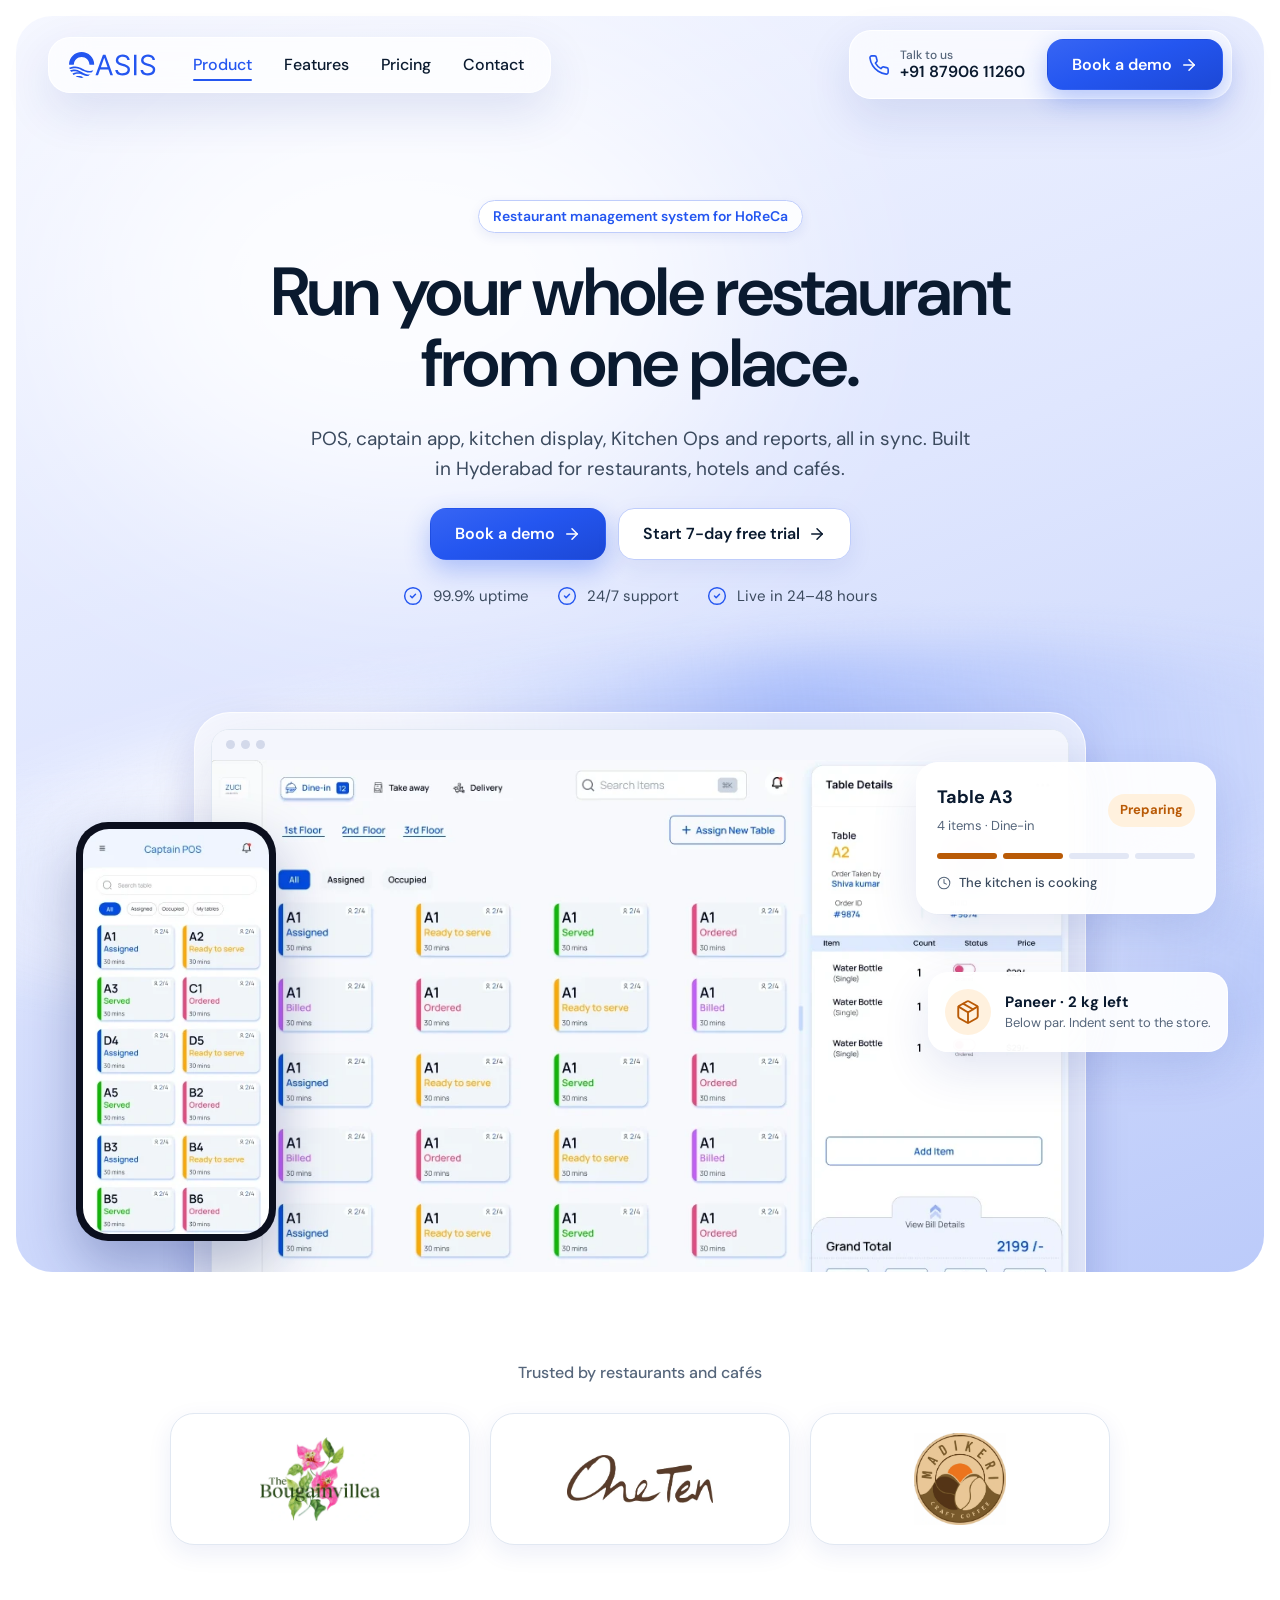
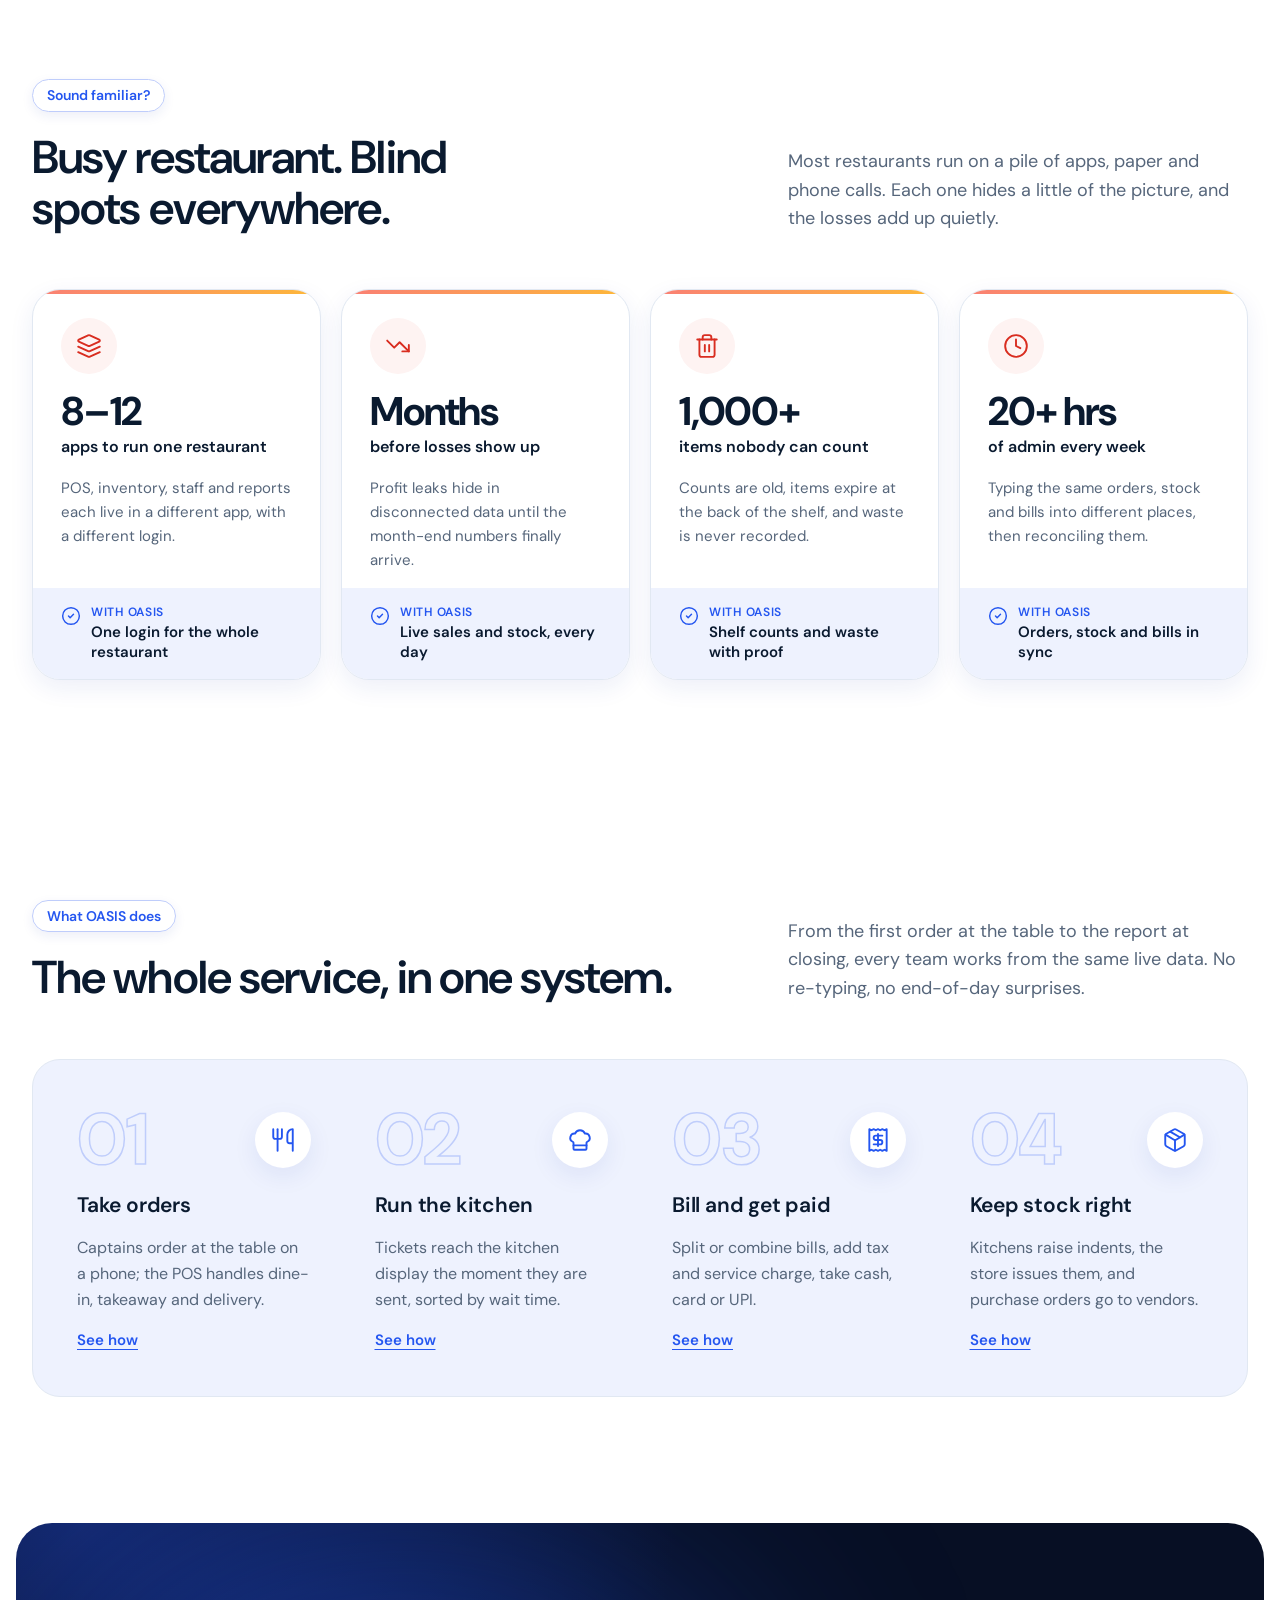
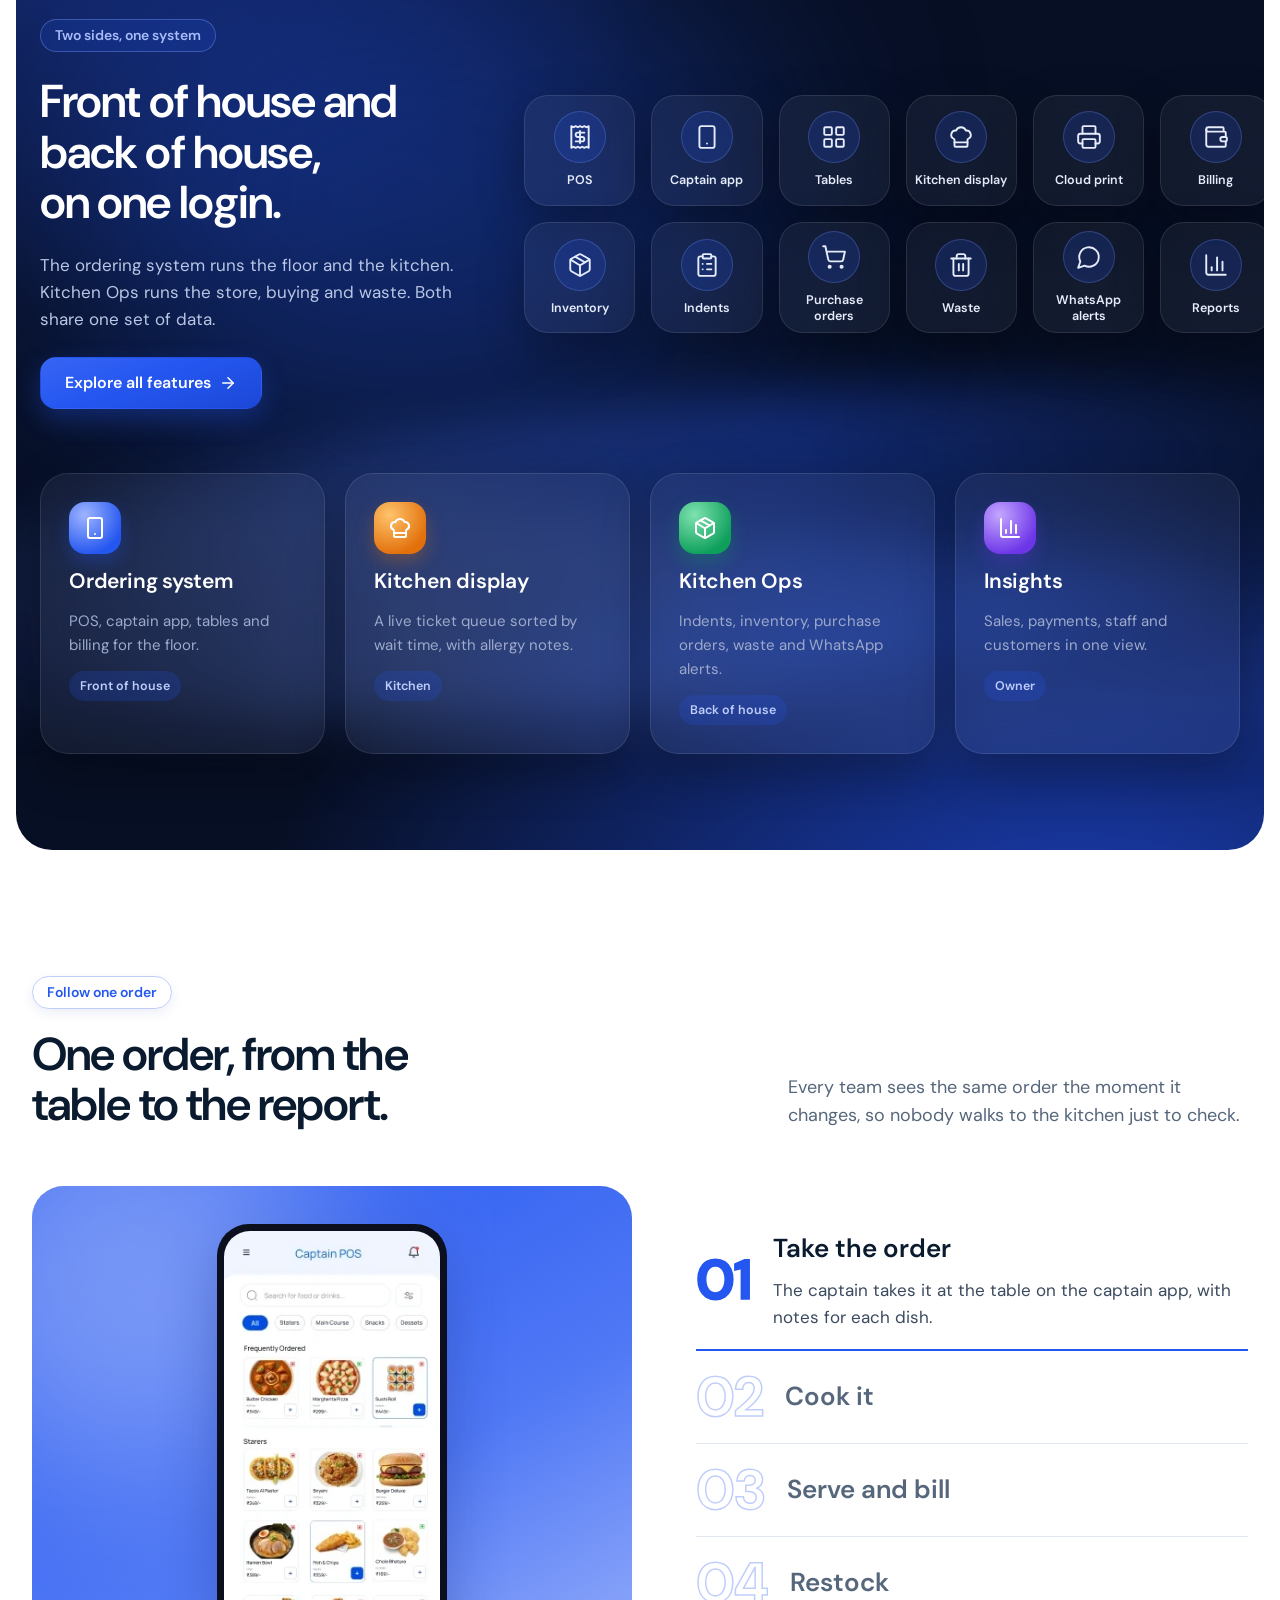
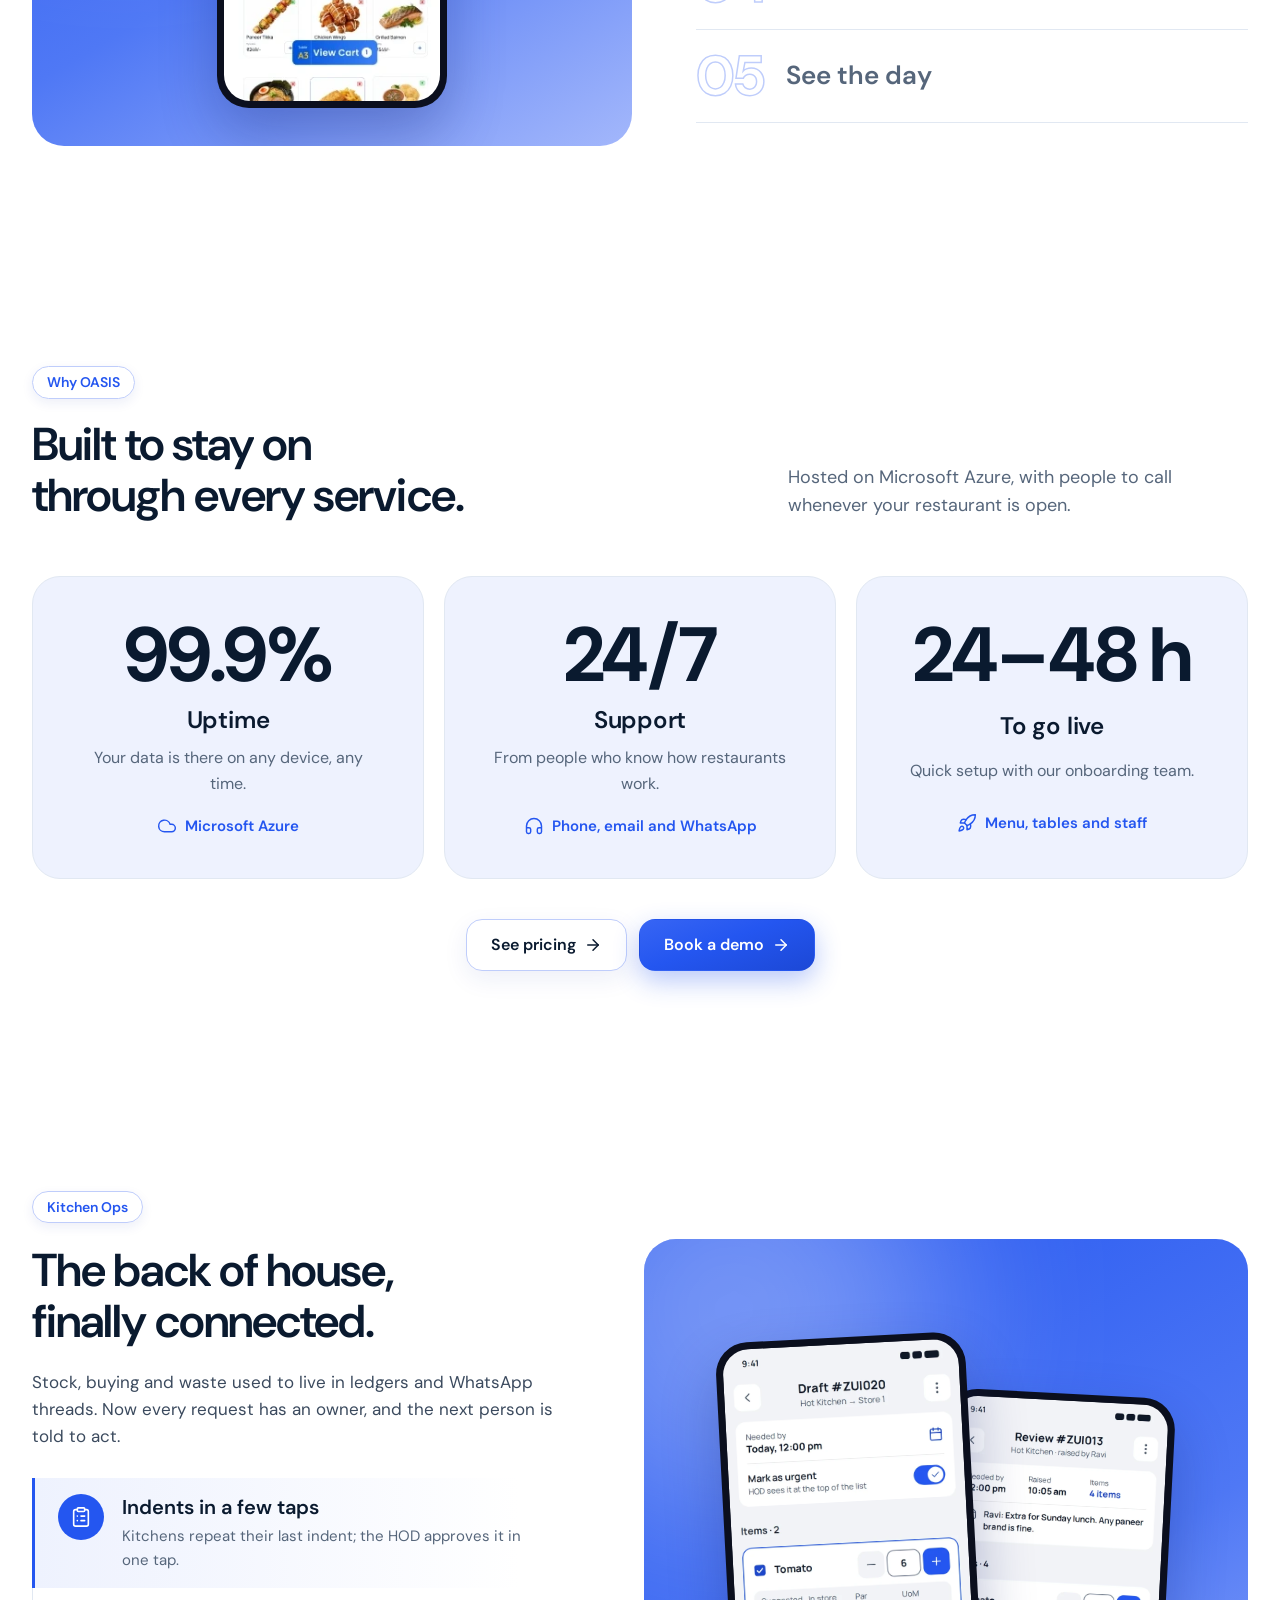
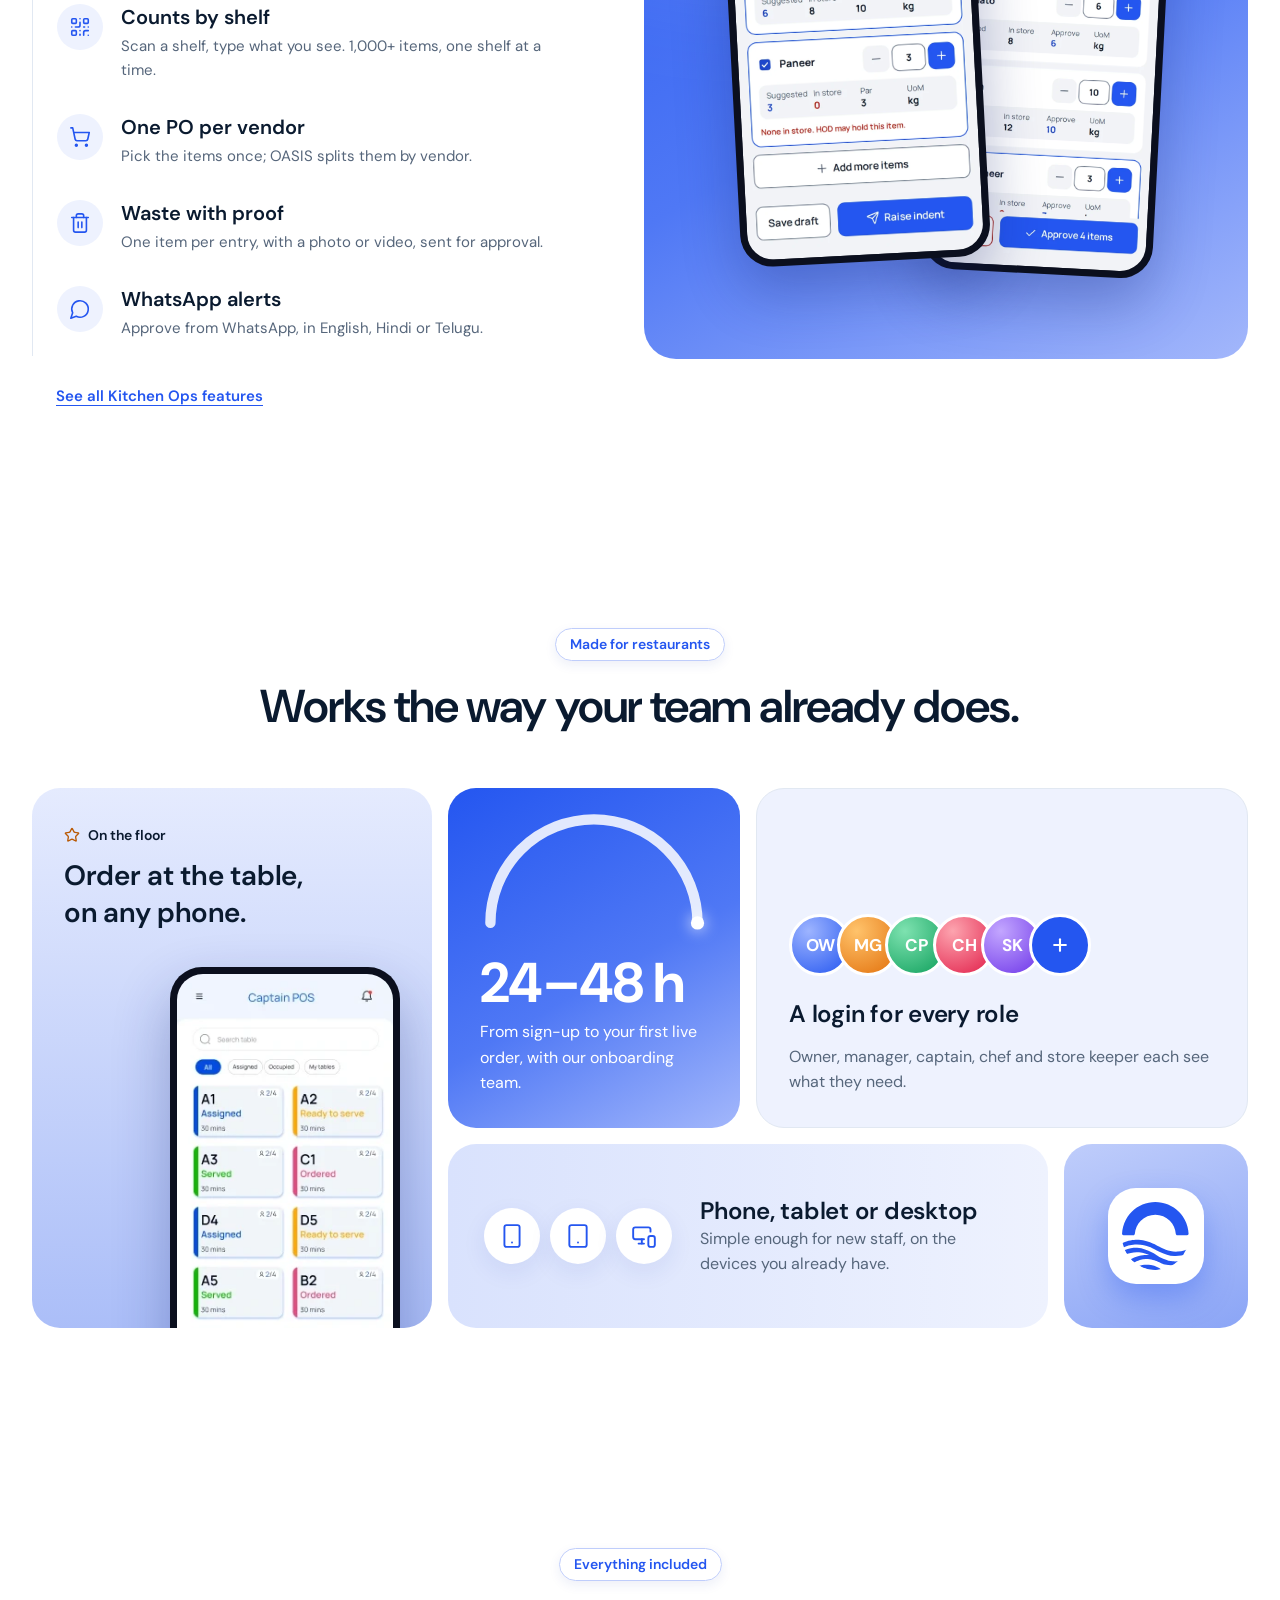
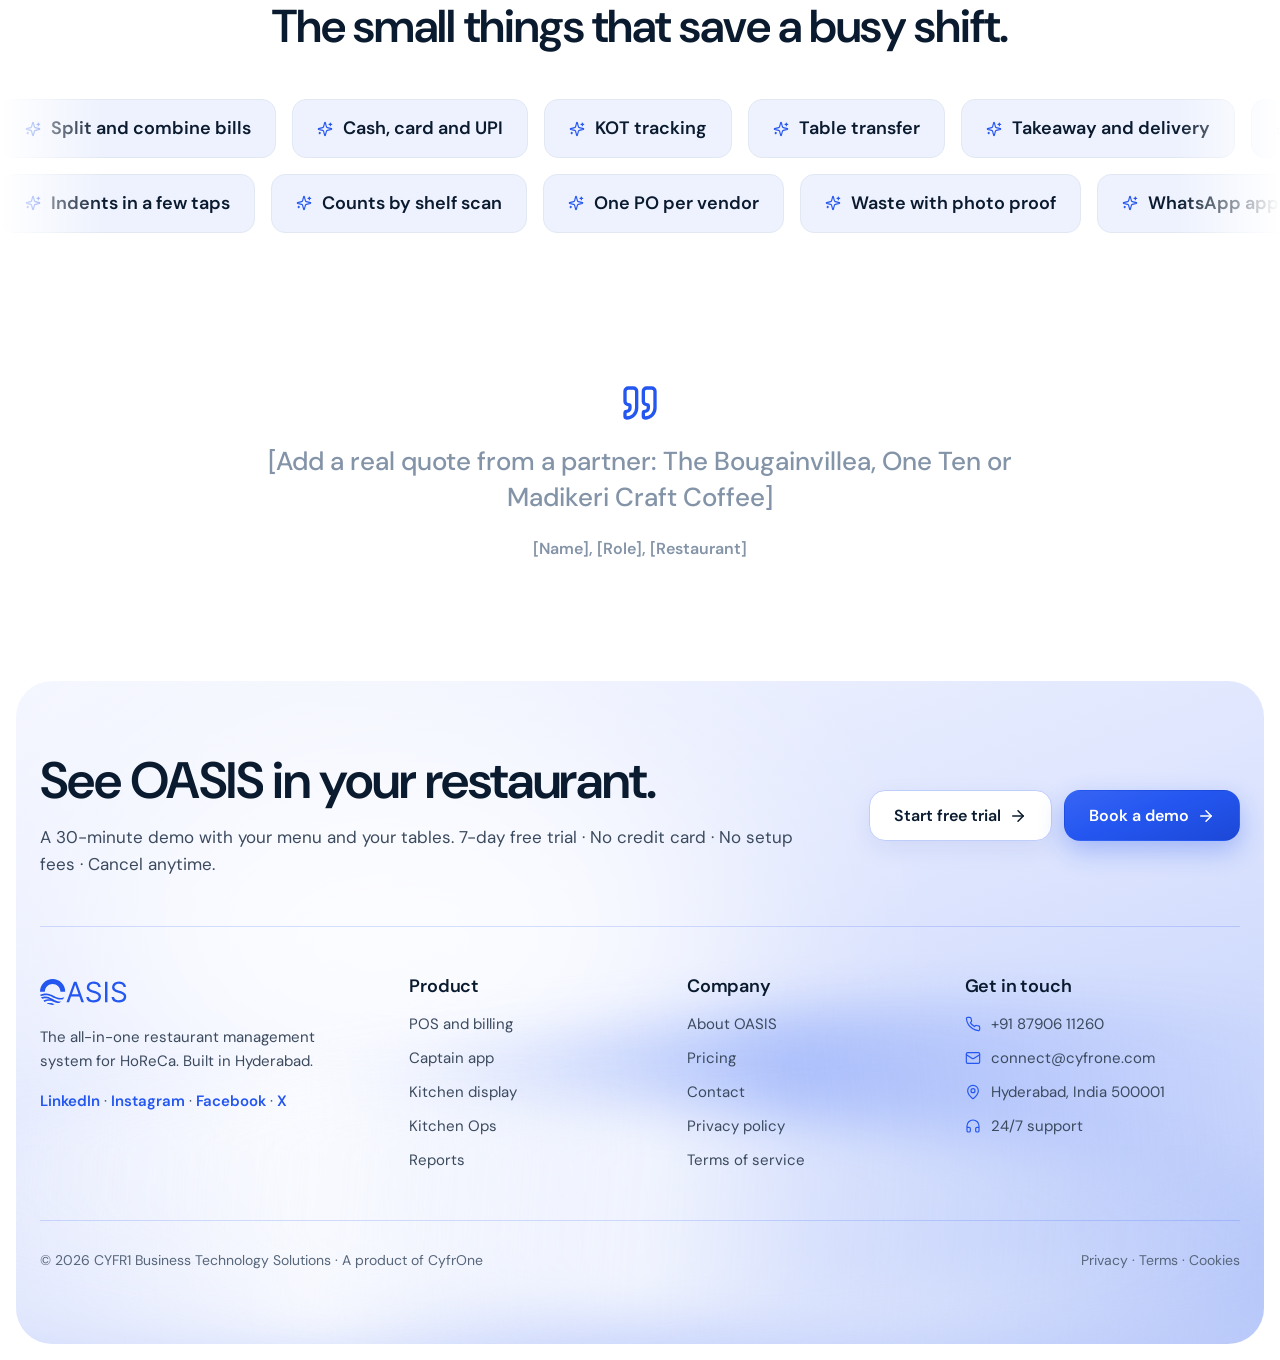
<file: index.html>
<!doctype html>
<html lang="en">
<head>
<meta charset="utf-8">
<meta name="viewport" content="width=device-width, initial-scale=1">
<title>OASIS RMS · Run your whole restaurant from one place</title>
<meta name="description" content="POS, captain app, kitchen display, Kitchen Ops and reports, all in sync. Restaurant management system for HoReCa, built in Hyderabad.">
<meta name="theme-color" content="#2456F0">
<link rel="icon" href="assets/img/favicon.svg" type="image/svg+xml">
<link rel="preconnect" href="https://fonts.googleapis.com">
<link rel="preconnect" href="https://fonts.gstatic.com" crossorigin>
<link rel="stylesheet" href="https://fonts.googleapis.com/css2?family=DM+Sans:opsz,wght@9..40,400;9..40,500;9..40,600;9..40,700&display=swap">
<link rel="stylesheet" href="assets/css/styles.css">
<script defer src="assets/js/main.js"></script>
</head>
<body data-page="home">
<svg width="0" height="0" style="position:absolute" aria-hidden="true"><symbol id="i-arrow-right" viewBox="0 0 24 24"><path d="M5 12h14" /> <path d="m12 5 7 7-7 7" /></symbol><symbol id="i-check" viewBox="0 0 24 24"><path d="M20 6 9 17l-5-5" /></symbol><symbol id="i-plus" viewBox="0 0 24 24"><path d="M5 12h14" /> <path d="M12 5v14" /></symbol><symbol id="i-menu" viewBox="0 0 24 24"><line x1="4" x2="20" y1="12" y2="12" /> <line x1="4" x2="20" y1="6" y2="6" /> <line x1="4" x2="20" y1="18" y2="18" /></symbol><symbol id="i-x" viewBox="0 0 24 24"><path d="M18 6 6 18" /> <path d="m6 6 12 12" /></symbol><symbol id="i-phone" viewBox="0 0 24 24"><path d="M22 16.92v3a2 2 0 0 1-2.18 2 19.79 19.79 0 0 1-8.63-3.07 19.5 19.5 0 0 1-6-6 19.79 19.79 0 0 1-3.07-8.67A2 2 0 0 1 4.11 2h3a2 2 0 0 1 2 1.72 12.84 12.84 0 0 0 .7 2.81 2 2 0 0 1-.45 2.11L8.09 9.91a16 16 0 0 0 6 6l1.27-1.27a2 2 0 0 1 2.11-.45 12.84 12.84 0 0 0 2.81.7A2 2 0 0 1 22 16.92z" /></symbol><symbol id="i-mail" viewBox="0 0 24 24"><rect width="20" height="16" x="2" y="4" rx="2" /> <path d="m22 7-8.97 5.7a1.94 1.94 0 0 1-2.06 0L2 7" /></symbol><symbol id="i-map-pin" viewBox="0 0 24 24"><path d="M20 10c0 4.993-5.539 10.193-7.399 11.799a1 1 0 0 1-1.202 0C9.539 20.193 4 14.993 4 10a8 8 0 0 1 16 0" /> <circle cx="12" cy="10" r="3" /></symbol><symbol id="i-message-circle" viewBox="0 0 24 24"><path d="M7.9 20A9 9 0 1 0 4 16.1L2 22Z" /></symbol><symbol id="i-clock" viewBox="0 0 24 24"><circle cx="12" cy="12" r="10" /> <polyline points="12 6 12 12 16 14" /></symbol><symbol id="i-shield-check" viewBox="0 0 24 24"><path d="M20 13c0 5-3.5 7.5-7.66 8.95a1 1 0 0 1-.67-.01C7.5 20.5 4 18 4 13V6a1 1 0 0 1 1-1c2 0 4.5-1.2 6.24-2.72a1.17 1.17 0 0 1 1.52 0C14.51 3.81 17 5 19 5a1 1 0 0 1 1 1z" /> <path d="m9 12 2 2 4-4" /></symbol><symbol id="i-cloud" viewBox="0 0 24 24"><path d="M17.5 19H9a7 7 0 1 1 6.71-9h1.79a4.5 4.5 0 1 1 0 9Z" /></symbol><symbol id="i-zap" viewBox="0 0 24 24"><path d="M4 14a1 1 0 0 1-.78-1.63l9.9-10.2a.5.5 0 0 1 .86.46l-1.92 6.02A1 1 0 0 0 13 10h7a1 1 0 0 1 .78 1.63l-9.9 10.2a.5.5 0 0 1-.86-.46l1.92-6.02A1 1 0 0 0 11 14z" /></symbol><symbol id="i-headphones" viewBox="0 0 24 24"><path d="M3 14h3a2 2 0 0 1 2 2v3a2 2 0 0 1-2 2H5a2 2 0 0 1-2-2v-7a9 9 0 0 1 18 0v7a2 2 0 0 1-2 2h-1a2 2 0 0 1-2-2v-3a2 2 0 0 1 2-2h3" /></symbol><symbol id="i-monitor-smartphone" viewBox="0 0 24 24"><path d="M18 8V6a2 2 0 0 0-2-2H4a2 2 0 0 0-2 2v7a2 2 0 0 0 2 2h8" /> <path d="M10 19v-3.96 3.15" /> <path d="M7 19h5" /> <rect width="6" height="10" x="16" y="12" rx="2" /></symbol><symbol id="i-utensils" viewBox="0 0 24 24"><path d="M3 2v7c0 1.1.9 2 2 2h4a2 2 0 0 0 2-2V2" /> <path d="M7 2v20" /> <path d="M21 15V2a5 5 0 0 0-5 5v6c0 1.1.9 2 2 2h3Zm0 0v7" /></symbol><symbol id="i-chef-hat" viewBox="0 0 24 24"><path d="M17 21a1 1 0 0 0 1-1v-5.35c0-.457.316-.844.727-1.041a4 4 0 0 0-2.134-7.589 5 5 0 0 0-9.186 0 4 4 0 0 0-2.134 7.588c.411.198.727.585.727 1.041V20a1 1 0 0 0 1 1Z" /> <path d="M6 17h12" /></symbol><symbol id="i-receipt" viewBox="0 0 24 24"><path d="M4 2v20l2-1 2 1 2-1 2 1 2-1 2 1 2-1 2 1V2l-2 1-2-1-2 1-2-1-2 1-2-1-2 1Z" /> <path d="M16 8h-6a2 2 0 1 0 0 4h4a2 2 0 1 1 0 4H8" /> <path d="M12 17.5v-11" /></symbol><symbol id="i-layout-grid" viewBox="0 0 24 24"><rect width="7" height="7" x="3" y="3" rx="1" /> <rect width="7" height="7" x="14" y="3" rx="1" /> <rect width="7" height="7" x="14" y="14" rx="1" /> <rect width="7" height="7" x="3" y="14" rx="1" /></symbol><symbol id="i-printer" viewBox="0 0 24 24"><path d="M6 18H4a2 2 0 0 1-2-2v-5a2 2 0 0 1 2-2h16a2 2 0 0 1 2 2v5a2 2 0 0 1-2 2h-2" /> <path d="M6 9V3a1 1 0 0 1 1-1h10a1 1 0 0 1 1 1v6" /> <rect x="6" y="14" width="12" height="8" rx="1" /></symbol><symbol id="i-package" viewBox="0 0 24 24"><path d="M11 21.73a2 2 0 0 0 2 0l7-4A2 2 0 0 0 21 16V8a2 2 0 0 0-1-1.73l-7-4a2 2 0 0 0-2 0l-7 4A2 2 0 0 0 3 8v8a2 2 0 0 0 1 1.73z" /> <path d="M12 22V12" /> <path d="m3.3 7 7.703 4.734a2 2 0 0 0 1.994 0L20.7 7" /> <path d="m7.5 4.27 9 5.15" /></symbol><symbol id="i-clipboard-list" viewBox="0 0 24 24"><rect width="8" height="4" x="8" y="2" rx="1" ry="1" /> <path d="M16 4h2a2 2 0 0 1 2 2v14a2 2 0 0 1-2 2H6a2 2 0 0 1-2-2V6a2 2 0 0 1 2-2h2" /> <path d="M12 11h4" /> <path d="M12 16h4" /> <path d="M8 11h.01" /> <path d="M8 16h.01" /></symbol><symbol id="i-shopping-cart" viewBox="0 0 24 24"><circle cx="8" cy="21" r="1" /> <circle cx="19" cy="21" r="1" /> <path d="M2.05 2.05h2l2.66 12.42a2 2 0 0 0 2 1.58h9.78a2 2 0 0 0 1.95-1.57l1.65-7.43H5.12" /></symbol><symbol id="i-trash-2" viewBox="0 0 24 24"><path d="M3 6h18" /> <path d="M19 6v14c0 1-1 2-2 2H7c-1 0-2-1-2-2V6" /> <path d="M8 6V4c0-1 1-2 2-2h4c1 0 2 1 2 2v2" /> <line x1="10" x2="10" y1="11" y2="17" /> <line x1="14" x2="14" y1="11" y2="17" /></symbol><symbol id="i-chart-column" viewBox="0 0 24 24"><path d="M3 3v16a2 2 0 0 0 2 2h16" /> <path d="M18 17V9" /> <path d="M13 17V5" /> <path d="M8 17v-3" /></symbol><symbol id="i-users" viewBox="0 0 24 24"><path d="M16 21v-2a4 4 0 0 0-4-4H6a4 4 0 0 0-4 4v2" /> <circle cx="9" cy="7" r="4" /> <path d="M22 21v-2a4 4 0 0 0-3-3.87" /> <path d="M16 3.13a4 4 0 0 1 0 7.75" /></symbol><symbol id="i-star" viewBox="0 0 24 24"><path d="M11.525 2.295a.53.53 0 0 1 .95 0l2.31 4.679a2.123 2.123 0 0 0 1.595 1.16l5.166.756a.53.53 0 0 1 .294.904l-3.736 3.638a2.123 2.123 0 0 0-.611 1.878l.882 5.14a.53.53 0 0 1-.771.56l-4.618-2.428a2.122 2.122 0 0 0-1.973 0L6.396 21.01a.53.53 0 0 1-.77-.56l.881-5.139a2.122 2.122 0 0 0-.611-1.879L2.16 9.795a.53.53 0 0 1 .294-.906l5.165-.755a2.122 2.122 0 0 0 1.597-1.16z" /></symbol><symbol id="i-qr-code" viewBox="0 0 24 24"><rect width="5" height="5" x="3" y="3" rx="1" /> <rect width="5" height="5" x="16" y="3" rx="1" /> <rect width="5" height="5" x="3" y="16" rx="1" /> <path d="M21 16h-3a2 2 0 0 0-2 2v3" /> <path d="M21 21v.01" /> <path d="M12 7v3a2 2 0 0 1-2 2H7" /> <path d="M3 12h.01" /> <path d="M12 3h.01" /> <path d="M12 16v.01" /> <path d="M16 12h1" /> <path d="M21 12v.01" /> <path d="M12 21v-1" /></symbol><symbol id="i-sparkles" viewBox="0 0 24 24"><path d="M9.937 15.5A2 2 0 0 0 8.5 14.063l-6.135-1.582a.5.5 0 0 1 0-.962L8.5 9.936A2 2 0 0 0 9.937 8.5l1.582-6.135a.5.5 0 0 1 .963 0L14.063 8.5A2 2 0 0 0 15.5 9.937l6.135 1.581a.5.5 0 0 1 0 .964L15.5 14.063a2 2 0 0 0-1.437 1.437l-1.582 6.135a.5.5 0 0 1-.963 0z" /> <path d="M20 3v4" /> <path d="M22 5h-4" /> <path d="M4 17v2" /> <path d="M5 18H3" /></symbol><symbol id="i-timer" viewBox="0 0 24 24"><line x1="10" x2="14" y1="2" y2="2" /> <line x1="12" x2="15" y1="14" y2="11" /> <circle cx="12" cy="14" r="8" /></symbol><symbol id="i-smartphone" viewBox="0 0 24 24"><rect width="14" height="20" x="5" y="2" rx="2" ry="2" /> <path d="M12 18h.01" /></symbol><symbol id="i-tablet" viewBox="0 0 24 24"><rect width="16" height="20" x="4" y="2" rx="2" ry="2" /> <line x1="12" x2="12.01" y1="18" y2="18" /></symbol><symbol id="i-wallet" viewBox="0 0 24 24"><path d="M19 7V4a1 1 0 0 0-1-1H5a2 2 0 0 0 0 4h15a1 1 0 0 1 1 1v4h-3a2 2 0 0 0 0 4h3a1 1 0 0 0 1-1v-2a1 1 0 0 0-1-1" /> <path d="M3 5v14a2 2 0 0 0 2 2h15a1 1 0 0 0 1-1v-4" /></symbol><symbol id="i-bell" viewBox="0 0 24 24"><path d="M6 8a6 6 0 0 1 12 0c0 7 3 9 3 9H3s3-2 3-9" /> <path d="M10.3 21a1.94 1.94 0 0 0 3.4 0" /></symbol><symbol id="i-circle-check" viewBox="0 0 24 24"><circle cx="12" cy="12" r="10" /> <path d="m9 12 2 2 4-4" /></symbol><symbol id="i-rocket" viewBox="0 0 24 24"><path d="M4.5 16.5c-1.5 1.26-2 5-2 5s3.74-.5 5-2c.71-.84.7-2.13-.09-2.91a2.18 2.18 0 0 0-2.91-.09z" /> <path d="m12 15-3-3a22 22 0 0 1 2-3.95A12.88 12.88 0 0 1 22 2c0 2.72-.78 7.5-6 11a22.35 22.35 0 0 1-4 2z" /> <path d="M9 12H4s.55-3.03 2-4c1.62-1.08 5 0 5 0" /> <path d="M12 15v5s3.03-.55 4-2c1.08-1.62 0-5 0-5" /></symbol><symbol id="i-user-round" viewBox="0 0 24 24"><circle cx="12" cy="8" r="5" /> <path d="M20 21a8 8 0 0 0-16 0" /></symbol><symbol id="i-store" viewBox="0 0 24 24"><path d="m2 7 4.41-4.41A2 2 0 0 1 7.83 2h8.34a2 2 0 0 1 1.42.59L22 7" /> <path d="M4 12v8a2 2 0 0 0 2 2h12a2 2 0 0 0 2-2v-8" /> <path d="M15 22v-4a2 2 0 0 0-2-2h-2a2 2 0 0 0-2 2v4" /> <path d="M2 7h20" /> <path d="M22 7v3a2 2 0 0 1-2 2a2.7 2.7 0 0 1-1.59-.63.7.7 0 0 0-.82 0A2.7 2.7 0 0 1 16 12a2.7 2.7 0 0 1-1.59-.63.7.7 0 0 0-.82 0A2.7 2.7 0 0 1 12 12a2.7 2.7 0 0 1-1.59-.63.7.7 0 0 0-.82 0A2.7 2.7 0 0 1 8 12a2.7 2.7 0 0 1-1.59-.63.7.7 0 0 0-.82 0A2.7 2.7 0 0 1 4 12a2 2 0 0 1-2-2V7" /></symbol><symbol id="i-layers" viewBox="0 0 24 24"><path d="m12.83 2.18a2 2 0 0 0-1.66 0L2.6 6.08a1 1 0 0 0 0 1.83l8.58 3.91a2 2 0 0 0 1.66 0l8.58-3.9a1 1 0 0 0 0-1.83Z" /> <path d="m22 17.65-9.17 4.16a2 2 0 0 1-1.66 0L2 17.65" /> <path d="m22 12.65-9.17 4.16a2 2 0 0 1-1.66 0L2 12.65" /></symbol><symbol id="i-calendar-check" viewBox="0 0 24 24"><path d="M8 2v4" /> <path d="M16 2v4" /> <rect width="18" height="18" x="3" y="4" rx="2" /> <path d="M3 10h18" /> <path d="m9 16 2 2 4-4" /></symbol><symbol id="i-percent" viewBox="0 0 24 24"><line x1="19" x2="5" y1="5" y2="19" /> <circle cx="6.5" cy="6.5" r="2.5" /> <circle cx="17.5" cy="17.5" r="2.5" /></symbol><symbol id="i-truck" viewBox="0 0 24 24"><path d="M14 18V6a2 2 0 0 0-2-2H4a2 2 0 0 0-2 2v11a1 1 0 0 0 1 1h2" /> <path d="M15 18H9" /> <path d="M19 18h2a1 1 0 0 0 1-1v-3.65a1 1 0 0 0-.22-.624l-3.48-4.35A1 1 0 0 0 17.52 8H14" /> <circle cx="17" cy="18" r="2" /> <circle cx="7" cy="18" r="2" /></symbol><symbol id="i-search" viewBox="0 0 24 24"><circle cx="11" cy="11" r="8" /> <path d="m21 21-4.3-4.3" /></symbol><symbol id="i-arrow-up-right" viewBox="0 0 24 24"><path d="M7 7h10v10" /> <path d="M7 17 17 7" /></symbol><symbol id="i-quote" viewBox="0 0 24 24"><path d="M16 3a2 2 0 0 0-2 2v6a2 2 0 0 0 2 2 1 1 0 0 1 1 1v1a2 2 0 0 1-2 2 1 1 0 0 0-1 1v2a1 1 0 0 0 1 1 6 6 0 0 0 6-6V5a2 2 0 0 0-2-2z" /> <path d="M5 3a2 2 0 0 0-2 2v6a2 2 0 0 0 2 2 1 1 0 0 1 1 1v1a2 2 0 0 1-2 2 1 1 0 0 0-1 1v2a1 1 0 0 0 1 1 6 6 0 0 0 6-6V5a2 2 0 0 0-2-2z" /></symbol><symbol id="i-play" viewBox="0 0 24 24"><polygon points="6 3 20 12 6 21 6 3" /></symbol><symbol id="i-trending-down" viewBox="0 0 24 24"><polyline points="22 17 13.5 8.5 8.5 13.5 2 7" /> <polyline points="16 17 22 17 22 11" /></symbol><symbol id="i-circle-alert" viewBox="0 0 24 24"><circle cx="12" cy="12" r="10" /> <line x1="12" x2="12" y1="8" y2="12" /> <line x1="12" x2="12.01" y1="16" y2="16" /></symbol></svg>

<a class="skip" href="#main">Skip to content</a>
<header class="site-header" data-header>
  <div class="wrap header-row">
    <nav class="glass nav-pill" aria-label="Main">
      <a class="logo" href="index.html"><img src="assets/img/oasis-logo.svg" alt="OASIS home" width="246" height="95"></a>
      <ul class="nav-links"><li><a href="index.html" aria-current="page">Product</a></li><li><a href="features.html">Features</a></li><li><a href="pricing.html">Pricing</a></li><li><a href="contact.html">Contact</a></li></ul>
    </nav>
    <div class="glass nav-actions">
      <a class="nav-phone" href="tel:+918790611260"><svg class="ic" aria-hidden="true"><use href="#i-phone"/></svg><span><small>Talk to us</small>+91 87906 11260</span></a>
      <a class="btn btn-primary" href="contact.html"><span>Book a demo</span><svg class="ic btn-arrow" aria-hidden="true"><use href="#i-arrow-right"/></svg></a>
    </div>
    <button class="menu-btn glass" type="button" aria-expanded="false" aria-controls="mobile-menu" data-menu-open><svg class="ic" aria-hidden="true"><use href="#i-menu"/></svg><span class="sr">Open menu</span></button>
  </div>
  <div class="mobile-menu" id="mobile-menu" hidden data-menu>
    <div class="mobile-sheet">
      <div class="mobile-top"><a class="logo" href="index.html"><img src="assets/img/oasis-logo.svg" alt="OASIS home" width="246" height="95"></a><button class="menu-btn" type="button" data-menu-close><svg class="ic" aria-hidden="true"><use href="#i-x"/></svg><span class="sr">Close menu</span></button></div>
      <ul><li><a href="index.html" aria-current="page">Product<svg class="ic" aria-hidden="true"><use href="#i-arrow-up-right"/></svg></a></li><li><a href="features.html">Features<svg class="ic" aria-hidden="true"><use href="#i-arrow-up-right"/></svg></a></li><li><a href="pricing.html">Pricing<svg class="ic" aria-hidden="true"><use href="#i-arrow-up-right"/></svg></a></li><li><a href="contact.html">Contact<svg class="ic" aria-hidden="true"><use href="#i-arrow-up-right"/></svg></a></li></ul>
      <a class="nav-phone" href="tel:+918790611260"><svg class="ic" aria-hidden="true"><use href="#i-phone"/></svg><span>+91 87906 11260</span></a>
      <a class="btn btn-primary btn-block" href="contact.html"><span>Book a demo</span><svg class="ic btn-arrow" aria-hidden="true"><use href="#i-arrow-right"/></svg></a>
      <a class="btn btn-secondary btn-block" href="contact.html"><span>Start 7-day free trial</span><svg class="ic btn-arrow" aria-hidden="true"><use href="#i-arrow-right"/></svg></a>
    </div>
  </div>
</header>
<main id="main">

<section class="shell hero">
  <div class="waves" aria-hidden="true"><span class="glow"></span><span class="wave w1"></span><span class="wave w2"></span></div>
  <div class="wrap hero-copy">
    <span class="pill intro" style="--d:0">Restaurant management system for HoReCa</span>
    <h1 class="intro" style="--d:1">Run your whole restaurant<br> from one place.</h1>
    <p class="lead intro" style="--d:2">POS, captain app, kitchen display, Kitchen Ops and reports, all in sync. Built in Hyderabad for restaurants, hotels and cafés.</p>
    <div class="btn-row intro" style="--d:3"><a class="btn btn-primary" href="contact.html"><span>Book a demo</span><svg class="ic btn-arrow" aria-hidden="true"><use href="#i-arrow-right"/></svg></a><a class="btn btn-secondary" href="contact.html"><span>Start 7-day free trial</span><svg class="ic btn-arrow" aria-hidden="true"><use href="#i-arrow-right"/></svg></a></div>
    <ul class="trust intro" style="--d:4"><li><svg class="ic" aria-hidden="true"><use href="#i-circle-check"/></svg><span>99.9% uptime</span></li><li><svg class="ic" aria-hidden="true"><use href="#i-circle-check"/></svg><span>24/7 support</span></li><li><svg class="ic" aria-hidden="true"><use href="#i-circle-check"/></svg><span>Live in 24–48 hours</span></li></ul>
  </div>
  <div class="wrap hero-visual intro" style="--d:5">
    <div class="mockup">
      <div class="glass mock-frame"><figure class="browser"><div class="browser-bar"><i></i><i></i><i></i></div><img src="assets/img/pos.webp" alt="OASIS POS: table grid with order status and table details" width="1000" height="638" loading="lazy"></figure></div>
      <figure class="phone mock-phone float-a"><img src="assets/img/captain-tables.webp" alt="Captain app showing table status" width="600" height="1298" loading="lazy"></figure>
      <div class="mock-live float-b">
<div class="live-card glass" data-live aria-live="polite">
  <div class="live-top"><div><strong>Table A3</strong><small>4 items · Dine-in</small></div><span class="status" data-live-status>Sent</span></div>
  <div class="live-bar"><i></i><i></i><i></i><i></i></div>
  <p class="live-msg"><svg class="ic" aria-hidden="true"><use href="#i-clock"/></svg><span data-live-msg>Sent to the kitchen</span></p>
</div></div>
      <div class="glass stock-card float-c"><span class="tile tile-amber"><svg class="ic" aria-hidden="true"><use href="#i-package"/></svg></span><div><strong>Paneer · 2 kg left</strong><small>Below par. Indent sent to the store.</small></div></div>
    </div>
  </div>
</section>

<section class="partners wrap" data-reveal aria-label="Partners">
  <p>Trusted by restaurants and cafés</p>
  <ul class="logo-row" data-stagger>
    <li><img src="assets/img/partner-bougainvillea.webp" alt="The Bougainvillea" width="505" height="352" loading="lazy" style="height:84px"></li>
    <li><img src="assets/img/partner-one-ten.webp" alt="One Ten" width="417" height="138" loading="lazy" style="height:48px"></li>
    <li><img src="assets/img/partner-madikeri.webp" alt="Madikeri Craft Coffee" width="521" height="521" loading="lazy" style="height:92px"></li>
  </ul>
</section>

<section class="section wrap problem" id="problem">
  <div class="sec-head" data-reveal><div><span class="pill">Sound familiar?</span><h2 data-split>Busy restaurant. Blind spots everywhere.</h2></div><p class="lead">Most restaurants run on a pile of apps, paper and phone calls. Each one hides a little of the picture, and the losses add up quietly.</p></div>
  <div class="pains" data-reveal data-stagger>
    
    <article class="pain">
      <span class="pain-ic"><svg class="ic" aria-hidden="true"><use href="#i-layers"/></svg></span>
      <p class="pain-stat"><strong>8–12</strong><span>apps to run one restaurant</span></p>
      <p class="pain-text">POS, inventory, staff and reports each live in a different app, with a different login.</p>
      <p class="pain-fix"><svg class="ic" aria-hidden="true"><use href="#i-circle-check"/></svg><span><small>With OASIS</small>One login for the whole restaurant</span></p>
    </article>
    <article class="pain">
      <span class="pain-ic"><svg class="ic" aria-hidden="true"><use href="#i-trending-down"/></svg></span>
      <p class="pain-stat"><strong>Months</strong><span>before losses show up</span></p>
      <p class="pain-text">Profit leaks hide in disconnected data until the month-end numbers finally arrive.</p>
      <p class="pain-fix"><svg class="ic" aria-hidden="true"><use href="#i-circle-check"/></svg><span><small>With OASIS</small>Live sales and stock, every day</span></p>
    </article>
    <article class="pain">
      <span class="pain-ic"><svg class="ic" aria-hidden="true"><use href="#i-trash-2"/></svg></span>
      <p class="pain-stat"><strong>1,000+</strong><span>items nobody can count</span></p>
      <p class="pain-text">Counts are old, items expire at the back of the shelf, and waste is never recorded.</p>
      <p class="pain-fix"><svg class="ic" aria-hidden="true"><use href="#i-circle-check"/></svg><span><small>With OASIS</small>Shelf counts and waste with proof</span></p>
    </article>
    <article class="pain">
      <span class="pain-ic"><svg class="ic" aria-hidden="true"><use href="#i-clock"/></svg></span>
      <p class="pain-stat"><strong>20+ hrs</strong><span>of admin every week</span></p>
      <p class="pain-text">Typing the same orders, stock and bills into different places, then reconciling them.</p>
      <p class="pain-fix"><svg class="ic" aria-hidden="true"><use href="#i-circle-check"/></svg><span><small>With OASIS</small>Orders, stock and bills in sync</span></p>
    </article>
  </div>
</section>

<section class="section wrap">
  <div class="sec-head" data-reveal><div><span class="pill">What OASIS does</span><h2 data-split>The whole service, in one system.</h2></div><p class="lead">From the first order at the table to the report at closing, every team works from the same live data. No re-typing, no end-of-day surprises.</p></div>
  <div class="jobs" data-reveal data-stagger>
    
    <article class="job"><div class="job-top"><span class="num">01</span><span class="tile"><svg class="ic" aria-hidden="true"><use href="#i-utensils"/></svg></span></div><h3>Take orders</h3><p>Captains order at the table on a phone; the POS handles dine-in, takeaway and delivery.</p><a class="link" href="features.html">See how</a></article>
    <article class="job"><div class="job-top"><span class="num">02</span><span class="tile"><svg class="ic" aria-hidden="true"><use href="#i-chef-hat"/></svg></span></div><h3>Run the kitchen</h3><p>Tickets reach the kitchen display the moment they are sent, sorted by wait time.</p><a class="link" href="features.html">See how</a></article>
    <article class="job"><div class="job-top"><span class="num">03</span><span class="tile"><svg class="ic" aria-hidden="true"><use href="#i-receipt"/></svg></span></div><h3>Bill and get paid</h3><p>Split or combine bills, add tax and service charge, take cash, card or UPI.</p><a class="link" href="features.html">See how</a></article>
    <article class="job"><div class="job-top"><span class="num">04</span><span class="tile"><svg class="ic" aria-hidden="true"><use href="#i-package"/></svg></span></div><h3>Keep stock right</h3><p>Kitchens raise indents, the store issues them, and purchase orders go to vendors.</p><a class="link" href="features.html">See how</a></article>
  </div>
</section>

<section class="shell band band-dark">
  <div class="waves" aria-hidden="true"><span class="glow"></span><span class="wave w1"></span><span class="wave w2"></span></div>
  <div class="wrap">
    <div class="band-top">
      <div class="band-text" data-reveal>
        <span class="pill">Two sides, one system</span>
        <h2 data-split>Front of house and back of house, on one login.</h2>
        <p>The ordering system runs the floor and the kitchen. Kitchen Ops runs the store, buying and waste. Both share one set of data.</p>
        <a class="btn btn-primary" href="features.html"><span>Explore all features</span><svg class="ic btn-arrow" aria-hidden="true"><use href="#i-arrow-right"/></svg></a>
      </div>
      <ul class="tiles" data-reveal data-stagger>
        <li class="glass"><span class="round-ic"><svg class="ic" aria-hidden="true"><use href="#i-receipt"/></svg></span><span>POS</span></li><li class="glass"><span class="round-ic"><svg class="ic" aria-hidden="true"><use href="#i-smartphone"/></svg></span><span>Captain app</span></li><li class="glass"><span class="round-ic"><svg class="ic" aria-hidden="true"><use href="#i-layout-grid"/></svg></span><span>Tables</span></li><li class="glass"><span class="round-ic"><svg class="ic" aria-hidden="true"><use href="#i-chef-hat"/></svg></span><span>Kitchen display</span></li><li class="glass"><span class="round-ic"><svg class="ic" aria-hidden="true"><use href="#i-printer"/></svg></span><span>Cloud print</span></li><li class="glass"><span class="round-ic"><svg class="ic" aria-hidden="true"><use href="#i-wallet"/></svg></span><span>Billing</span></li><li class="glass"><span class="round-ic"><svg class="ic" aria-hidden="true"><use href="#i-package"/></svg></span><span>Inventory</span></li><li class="glass"><span class="round-ic"><svg class="ic" aria-hidden="true"><use href="#i-clipboard-list"/></svg></span><span>Indents</span></li><li class="glass"><span class="round-ic"><svg class="ic" aria-hidden="true"><use href="#i-shopping-cart"/></svg></span><span>Purchase orders</span></li><li class="glass"><span class="round-ic"><svg class="ic" aria-hidden="true"><use href="#i-trash-2"/></svg></span><span>Waste</span></li><li class="glass"><span class="round-ic"><svg class="ic" aria-hidden="true"><use href="#i-message-circle"/></svg></span><span>WhatsApp alerts</span></li><li class="glass"><span class="round-ic"><svg class="ic" aria-hidden="true"><use href="#i-chart-column"/></svg></span><span>Reports</span></li>
      </ul>
    </div>
    <div class="products" data-reveal data-stagger>
      
      <article class="glass product"><span class="badge badge-blue"><svg class="ic" aria-hidden="true"><use href="#i-smartphone"/></svg></span><h3>Ordering system</h3><p>POS, captain app, tables and billing for the floor.</p><span class="tag">Front of house</span></article>
      <article class="glass product"><span class="badge badge-amber"><svg class="ic" aria-hidden="true"><use href="#i-chef-hat"/></svg></span><h3>Kitchen display</h3><p>A live ticket queue sorted by wait time, with allergy notes.</p><span class="tag">Kitchen</span></article>
      <article class="glass product"><span class="badge badge-green"><svg class="ic" aria-hidden="true"><use href="#i-package"/></svg></span><h3>Kitchen Ops</h3><p>Indents, inventory, purchase orders, waste and WhatsApp alerts.</p><span class="tag">Back of house</span></article>
      <article class="glass product"><span class="badge badge-purple"><svg class="ic" aria-hidden="true"><use href="#i-chart-column"/></svg></span><h3>Insights</h3><p>Sales, payments, staff and customers in one view.</p><span class="tag">Owner</span></article>
    </div>
  </div>
</section>

<section class="section wrap" id="journey">
  <div class="sec-head" data-reveal><div><span class="pill">Follow one order</span><h2 data-split>One order, from the table to the report.</h2></div><p class="lead">Every team sees the same order the moment it changes, so nobody walks to the kitchen just to check.</p></div>
  <div class="journey" data-journey data-reveal>
    <div class="journey-stage" aria-live="polite">
      <span class="stage-glow" aria-hidden="true"></span>
      <div class="stage-item is-active" data-stage="0"><figure class="phone phone-sm"><img src="assets/img/captain-menu.webp" alt="Captain app menu screen with dishes and a View cart button" width="600" height="1298" loading="lazy"></figure></div><div class="stage-item" data-stage="1"><figure class="browser"><div class="browser-bar"><i></i><i></i><i></i></div><img src="assets/img/kds.webp" alt="Kitchen display with new, preparing and ready tickets" width="1090" height="629" loading="lazy"></figure></div><div class="stage-item" data-stage="2"><figure class="browser"><div class="browser-bar"><i></i><i></i><i></i></div><img src="assets/img/pos.webp" alt="POS table grid with table details and grand total" width="1000" height="638" loading="lazy"></figure></div><div class="stage-item" data-stage="3"><figure class="phone phone-sm"><img src="assets/img/ko-indent.webp" alt="Kitchen Ops indent draft on a phone" width="600" height="1298" loading="lazy"></figure></div><div class="stage-item" data-stage="4"><figure class="browser"><div class="browser-bar"><i></i><i></i><i></i></div><img src="assets/img/reports.webp" alt="Sales report with orders, payments and taxes" width="742" height="606" loading="lazy"></figure></div>
    </div>
    <ol class="journey-steps" role="tablist" aria-label="Order steps">
      <li><button class="step is-active" type="button" role="tab" aria-selected="true" data-step="0"><span class="num">01</span><span class="step-body"><span class="step-title">Take the order</span><span class="step-detail"><span>The captain takes it at the table on the captain app, with notes for each dish.</span></span></span><span class="step-bar" aria-hidden="true"><i></i></span></button></li><li><button class="step" type="button" role="tab" aria-selected="false" data-step="1"><span class="num">02</span><span class="step-body"><span class="step-title">Cook it</span><span class="step-detail"><span>It lands on the kitchen display straight away, sorted by wait time, with allergy notes on top.</span></span></span><span class="step-bar" aria-hidden="true"><i></i></span></button></li><li><button class="step" type="button" role="tab" aria-selected="false" data-step="2"><span class="num">03</span><span class="step-body"><span class="step-title">Serve and bill</span><span class="step-detail"><span>The floor sees it is ready. The POS bills it: split, discount, cash, card or UPI.</span></span></span><span class="step-bar" aria-hidden="true"><i></i></span></button></li><li><button class="step" type="button" role="tab" aria-selected="false" data-step="3"><span class="num">04</span><span class="step-body"><span class="step-title">Restock</span><span class="step-detail"><span>Kitchen Ops: the kitchen raises an indent, the store issues it, and WhatsApp tells whoever acts next.</span></span></span><span class="step-bar" aria-hidden="true"><i></i></span></button></li><li><button class="step" type="button" role="tab" aria-selected="false" data-step="4"><span class="num">05</span><span class="step-body"><span class="step-title">See the day</span><span class="step-detail"><span>Sales, payments, taxes and cancellations in one report, for today, this week or this month.</span></span></span><span class="step-bar" aria-hidden="true"><i></i></span></button></li>
    </ol>
  </div>
</section>

<section class="section wrap">
  <div class="sec-head" data-reveal><div><span class="pill">Why OASIS</span><h2 data-split>Built to stay on through every service.</h2></div><p class="lead">Hosted on Microsoft Azure, with people to call whenever your restaurant is open.</p></div>
  <div class="stats" data-reveal data-stagger>
    <article class="stat"><strong><span data-count="99.9" data-decimals="1">99.9</span>%</strong><h3>Uptime</h3><p>Your data is there on any device, any time.</p><span class="stat-foot"><svg class="ic" aria-hidden="true"><use href="#i-cloud"/></svg>Microsoft Azure</span></article>
    <article class="stat"><strong>24/7</strong><h3>Support</h3><p>From people who know how restaurants work.</p><span class="stat-foot"><svg class="ic" aria-hidden="true"><use href="#i-headphones"/></svg>Phone, email and WhatsApp</span></article>
    <article class="stat"><strong><span data-count="24">24</span>–<span data-count="48">48</span> h</strong><h3>To go live</h3><p>Quick setup with our onboarding team.</p><span class="stat-foot"><svg class="ic" aria-hidden="true"><use href="#i-rocket"/></svg>Menu, tables and staff</span></article>
  </div>
  <div class="btn-row center" data-reveal><a class="btn btn-secondary" href="pricing.html"><span>See pricing</span><svg class="ic btn-arrow" aria-hidden="true"><use href="#i-arrow-right"/></svg></a><a class="btn btn-primary" href="contact.html"><span>Book a demo</span><svg class="ic btn-arrow" aria-hidden="true"><use href="#i-arrow-right"/></svg></a></div>
</section>

<section class="section wrap ko">
  <div class="ko-text">
    <div data-reveal><span class="pill">Kitchen Ops</span><h2 data-split>The back of house, finally connected.</h2>
    <p class="lead">Stock, buying and waste used to live in ledgers and WhatsApp threads. Now every request has an owner, and the next person is told to act.</p></div>
    <ul class="timeline" data-reveal data-stagger data-ko-list role="tablist" aria-label="Kitchen Ops features">
      
      <li><button type="button" class="ko-item is-active" role="tab" aria-selected="true" aria-controls="ko-slide-0" id="ko-tab-0" data-ko="0"><span class="tile tile-soft"><svg class="ic" aria-hidden="true"><use href="#i-clipboard-list"/></svg></span><span class="ko-copy"><span class="ko-title">Indents in a few taps</span><span class="ko-desc">Kitchens repeat their last indent; the HOD approves it in one tap.</span></span></button></li>
      <li><button type="button" class="ko-item" role="tab" aria-selected="false" aria-controls="ko-slide-1" id="ko-tab-1" data-ko="1"><span class="tile tile-soft"><svg class="ic" aria-hidden="true"><use href="#i-qr-code"/></svg></span><span class="ko-copy"><span class="ko-title">Counts by shelf</span><span class="ko-desc">Scan a shelf, type what you see. 1,000+ items, one shelf at a time.</span></span></button></li>
      <li><button type="button" class="ko-item" role="tab" aria-selected="false" aria-controls="ko-slide-2" id="ko-tab-2" data-ko="2"><span class="tile tile-soft"><svg class="ic" aria-hidden="true"><use href="#i-shopping-cart"/></svg></span><span class="ko-copy"><span class="ko-title">One PO per vendor</span><span class="ko-desc">Pick the items once; OASIS splits them by vendor.</span></span></button></li>
      <li><button type="button" class="ko-item" role="tab" aria-selected="false" aria-controls="ko-slide-3" id="ko-tab-3" data-ko="3"><span class="tile tile-soft"><svg class="ic" aria-hidden="true"><use href="#i-trash-2"/></svg></span><span class="ko-copy"><span class="ko-title">Waste with proof</span><span class="ko-desc">One item per entry, with a photo or video, sent for approval.</span></span></button></li>
      <li><button type="button" class="ko-item" role="tab" aria-selected="false" aria-controls="ko-slide-4" id="ko-tab-4" data-ko="4"><span class="tile tile-soft"><svg class="ic" aria-hidden="true"><use href="#i-message-circle"/></svg></span><span class="ko-copy"><span class="ko-title">WhatsApp alerts</span><span class="ko-desc">Approve from WhatsApp, in English, Hindi or Telugu.</span></span></button></li>
    </ul>
    <a class="link ko-more" href="features.html#kitchen-ops" data-reveal>See all Kitchen Ops features</a>
  </div>
  <div class="ko-visual blue-panel" data-reveal>
    <span class="stage-glow" aria-hidden="true"></span>
    <div class="ko-slide is-active" id="ko-slide-0" role="tabpanel" aria-labelledby="ko-tab-0" data-ko-slide="0"><figure class="phone ko-a"><img src="assets/img/ko-indent.webp" alt="Indent draft with items and quantities" width="600" height="1298" loading="lazy"></figure><figure class="phone ko-b"><img src="assets/img/ko-hod-review.webp" alt="Head of department reviewing an indent" width="600" height="1298" loading="lazy"></figure></div><div class="ko-slide" id="ko-slide-1" role="tabpanel" aria-labelledby="ko-tab-1" data-ko-slide="1"><figure class="phone ko-a"><img src="assets/img/ko-scan-shelf.webp" alt="Scanning a shelf QR code" width="600" height="1298" loading="lazy"></figure><figure class="phone ko-b"><img src="assets/img/ko-audit.webp" alt="Counting the items on one shelf" width="600" height="1298" loading="lazy"></figure></div><div class="ko-slide" id="ko-slide-2" role="tabpanel" aria-labelledby="ko-tab-2" data-ko-slide="2"><figure class="browser ko-web-a"><div class="browser-bar"><i></i><i></i><i></i></div><img src="assets/img/ko-po-pick.webp" alt="Picking items for a new purchase order" width="1600" height="1000" loading="lazy"></figure><figure class="browser crop ko-web-b"><div class="browser-bar"><i></i><i></i><i></i></div><img src="assets/img/ko-purchase-orders.webp" alt="Review screen with one purchase order per vendor" width="1600" height="1724" loading="lazy"></figure></div><div class="ko-slide" id="ko-slide-3" role="tabpanel" aria-labelledby="ko-tab-3" data-ko-slide="3"><figure class="phone ko-a"><img src="assets/img/ko-waste-entry.webp" alt="Waste entry with a video as proof" width="600" height="1298" loading="lazy"></figure><figure class="phone ko-b"><img src="assets/img/ko-whatsapp-waste.webp" alt="WhatsApp message to approve the waste" width="600" height="1298" loading="lazy"></figure></div><div class="ko-slide" id="ko-slide-4" role="tabpanel" aria-labelledby="ko-tab-4" data-ko-slide="4"><figure class="phone ko-a"><img src="assets/img/ko-whatsapp.webp" alt="WhatsApp message asking to approve an indent" width="600" height="1298" loading="lazy"></figure><figure class="phone ko-b"><img src="assets/img/ko-whatsapp-delivery.webp" alt="WhatsApp message confirming a delivery" width="600" height="1298" loading="lazy"></figure></div>
  </div>
</section>

<section class="section wrap">
  <div class="sec-head center" data-reveal><span class="pill">Made for restaurants</span><h2 data-split>Works the way your team already does.</h2></div>
  <div class="bento" data-reveal data-stagger>
    <article class="b-floor"><span class="chip"><svg class="ic" aria-hidden="true"><use href="#i-star"/></svg>On the floor</span><h3>Order at the table, on any phone.</h3><figure class="phone b-phone"><img src="assets/img/captain-tables.webp" alt="Captain app table list" width="600" height="1298" loading="lazy"></figure></article>
    <article class="b-live blue-panel"><svg class="arc" viewBox="0 0 300 160" aria-hidden="true"><path d="M10 150 A140 140 0 0 1 290 150" /><circle cx="290" cy="150" r="9"/></svg><strong>24–48 h</strong><p>From sign-up to your first live order, with our onboarding team.</p></article>
    <article class="b-roles"><div class="avatars" aria-hidden="true"><span class="a1">OW</span><span class="a2">MG</span><span class="a3">CP</span><span class="a4">CH</span><span class="a5">SK</span><span class="a6"><svg class="ic" aria-hidden="true"><use href="#i-plus"/></svg></span></div><h3>A login for every role</h3><p>Owner, manager, captain, chef and store keeper each see what they need.</p></article>
    <article class="b-devices"><div class="dev-icons"><span class="tile"><svg class="ic" aria-hidden="true"><use href="#i-smartphone"/></svg></span><span class="tile"><svg class="ic" aria-hidden="true"><use href="#i-tablet"/></svg></span><span class="tile"><svg class="ic" aria-hidden="true"><use href="#i-monitor-smartphone"/></svg></span></div><div><h3>Phone, tablet or desktop</h3><p>Simple enough for new staff, on the devices you already have.</p></div></article>
    <article class="b-brand"><img src="assets/img/favicon.svg" alt="" width="96" height="96"></article>
  </div>
</section>

<section class="section marquee-sec">
  <div class="wrap"><div class="sec-head center" data-reveal><span class="pill">Everything included</span><h2 data-split>The small things that save a busy shift.</h2></div></div>
  <div class="marquee" data-reveal>
    <div class="marquee-row"><ul class="marquee-track"><li><svg class="ic" aria-hidden="true"><use href="#i-sparkles"/></svg>Split and combine bills</li><li><svg class="ic" aria-hidden="true"><use href="#i-sparkles"/></svg>Cash, card and UPI</li><li><svg class="ic" aria-hidden="true"><use href="#i-sparkles"/></svg>KOT tracking</li><li><svg class="ic" aria-hidden="true"><use href="#i-sparkles"/></svg>Table transfer</li><li><svg class="ic" aria-hidden="true"><use href="#i-sparkles"/></svg>Takeaway and delivery</li><li><svg class="ic" aria-hidden="true"><use href="#i-sparkles"/></svg>Cloud printing</li><li><svg class="ic" aria-hidden="true"><use href="#i-sparkles"/></svg>Allergy notes on tickets</li><li><svg class="ic" aria-hidden="true"><use href="#i-sparkles"/></svg>Daily sales report</li></ul></div><div class="marquee-row reverse"><ul class="marquee-track"><li><svg class="ic" aria-hidden="true"><use href="#i-sparkles"/></svg>Indents in a few taps</li><li><svg class="ic" aria-hidden="true"><use href="#i-sparkles"/></svg>Counts by shelf scan</li><li><svg class="ic" aria-hidden="true"><use href="#i-sparkles"/></svg>One PO per vendor</li><li><svg class="ic" aria-hidden="true"><use href="#i-sparkles"/></svg>Waste with photo proof</li><li><svg class="ic" aria-hidden="true"><use href="#i-sparkles"/></svg>WhatsApp approvals</li><li><svg class="ic" aria-hidden="true"><use href="#i-sparkles"/></svg>Role-based access</li><li><svg class="ic" aria-hidden="true"><use href="#i-sparkles"/></svg>Customer history</li><li><svg class="ic" aria-hidden="true"><use href="#i-sparkles"/></svg>Works on any phone</li></ul></div>
  </div>
</section>

<section class="section wrap quote" data-reveal>
  <svg class="ic quote-ic" aria-hidden="true"><use href="#i-quote"/></svg>
  <!-- PLACEHOLDER: replace with a real, approved quote from a partner -->
  <blockquote class="ph">[Add a real quote from a partner: The Bougainvillea, One Ten or Madikeri Craft Coffee]</blockquote>
  <p class="ph">[Name], [Role], [Restaurant]</p>
</section>

</main>

<footer class="shell footer" data-reveal>
  <div class="waves" aria-hidden="true"><span class="glow"></span><span class="wave w1"></span><span class="wave w2"></span></div>
  <div class="wrap">
    <div class="cta-row">
      <div>
        <h2 data-split>See OASIS in your restaurant.</h2>
        <p>A 30-minute demo with your menu and your tables. 7-day free trial · No credit card · No setup fees · Cancel anytime.</p>
      </div>
      <div class="btn-row"><a class="btn btn-secondary" href="contact.html"><span>Start free trial</span><svg class="ic btn-arrow" aria-hidden="true"><use href="#i-arrow-right"/></svg></a><a class="btn btn-primary" href="contact.html"><span>Book a demo</span><svg class="ic btn-arrow" aria-hidden="true"><use href="#i-arrow-right"/></svg></a></div>
    </div>
    <hr>
    <div class="foot-cols">
      <div class="foot-brand">
        <a class="logo" href="index.html"><img src="assets/img/oasis-logo.svg" alt="OASIS home" width="246" height="95"></a>
        <p>The all-in-one restaurant management system for HoReCa. Built in Hyderabad.</p>
        <p class="socials"><a href="#">LinkedIn</a> · <a href="#">Instagram</a> · <a href="#">Facebook</a> · <a href="#">X</a></p>
      </div>
      <div><h3>Product</h3><ul><li><a href="features.html#ordering">POS and billing</a></li><li><a href="features.html#ordering">Captain app</a></li><li><a href="features.html#ordering">Kitchen display</a></li><li><a href="features.html#kitchen-ops">Kitchen Ops</a></li><li><a href="features.html#insights">Reports</a></li></ul></div>
      <div><h3>Company</h3><ul><li><a href="index.html">About OASIS</a></li><li><a href="pricing.html">Pricing</a></li><li><a href="contact.html">Contact</a></li><li><a href="#">Privacy policy</a></li><li><a href="#">Terms of service</a></li></ul></div>
      <div><h3>Get in touch</h3><ul class="contact-list">
        <li><svg class="ic" aria-hidden="true"><use href="#i-phone"/></svg><a href="tel:+918790611260">+91 87906 11260</a></li>
        <li><svg class="ic" aria-hidden="true"><use href="#i-mail"/></svg><a href="mailto:connect@cyfrone.com">connect@cyfrone.com</a></li>
        <li><svg class="ic" aria-hidden="true"><use href="#i-map-pin"/></svg><span>Hyderabad, India 500001</span></li>
        <li><svg class="ic" aria-hidden="true"><use href="#i-headphones"/></svg><span>24/7 support</span></li></ul></div>
    </div>
    <hr>
    <div class="foot-bottom"><span>© <span data-year>2026</span> CYFR1 Business Technology Solutions · A product of CyfrOne</span><span><a href="#">Privacy</a> · <a href="#">Terms</a> · <a href="#">Cookies</a></span></div>
  </div>
</footer>
<div class="sticky-cta" data-sticky-cta>
  <div><strong>Book a 30-minute demo</strong><small>Live in 24–48 hours</small></div>
  <a class="btn btn-primary" href="contact.html"><span>Book a demo</span><svg class="ic btn-arrow" aria-hidden="true"><use href="#i-arrow-right"/></svg></a>
</div>
</body>
</html>
</file>
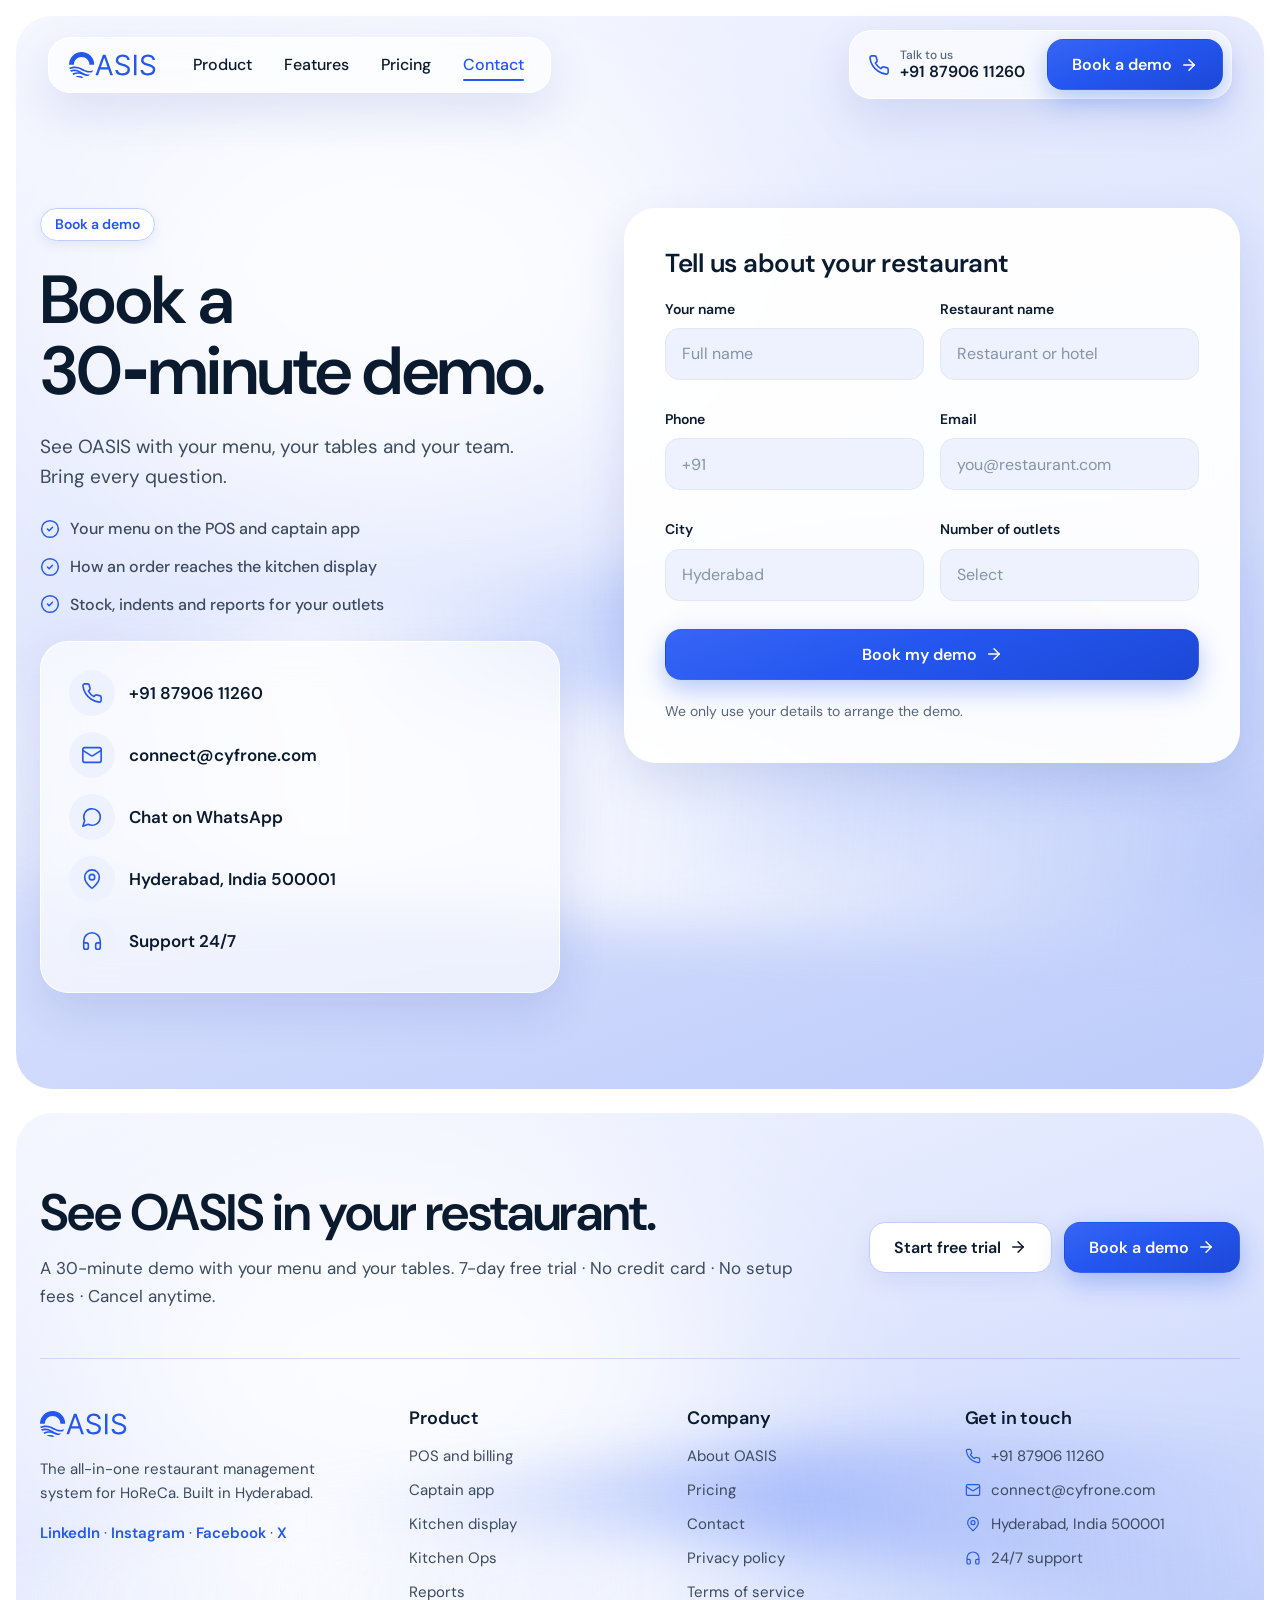
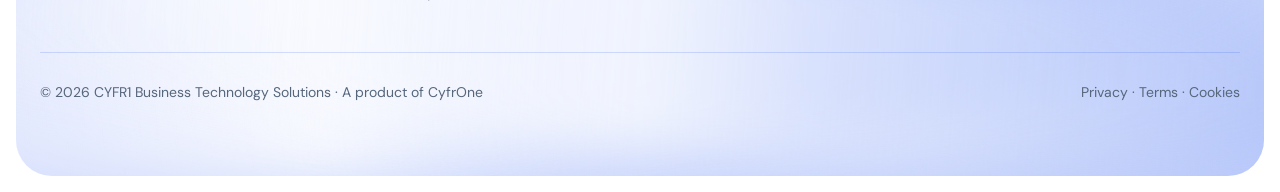
<file: contact.html>
<!doctype html>
<html lang="en">
<head>
<meta charset="utf-8">
<meta name="viewport" content="width=device-width, initial-scale=1">
<title>Book a demo · OASIS RMS</title>
<meta name="description" content="Book a 30-minute OASIS demo with your menu, your tables and your team.">
<meta name="theme-color" content="#2456F0">
<link rel="icon" href="assets/img/favicon.svg" type="image/svg+xml">
<link rel="preconnect" href="https://fonts.googleapis.com">
<link rel="preconnect" href="https://fonts.gstatic.com" crossorigin>
<link rel="stylesheet" href="https://fonts.googleapis.com/css2?family=DM+Sans:opsz,wght@9..40,400;9..40,500;9..40,600;9..40,700&display=swap">
<link rel="stylesheet" href="assets/css/styles.css">
<script defer src="assets/js/main.js"></script>
</head>
<body data-page="contact">
<svg width="0" height="0" style="position:absolute" aria-hidden="true"><symbol id="i-arrow-right" viewBox="0 0 24 24"><path d="M5 12h14" /> <path d="m12 5 7 7-7 7" /></symbol><symbol id="i-check" viewBox="0 0 24 24"><path d="M20 6 9 17l-5-5" /></symbol><symbol id="i-plus" viewBox="0 0 24 24"><path d="M5 12h14" /> <path d="M12 5v14" /></symbol><symbol id="i-menu" viewBox="0 0 24 24"><line x1="4" x2="20" y1="12" y2="12" /> <line x1="4" x2="20" y1="6" y2="6" /> <line x1="4" x2="20" y1="18" y2="18" /></symbol><symbol id="i-x" viewBox="0 0 24 24"><path d="M18 6 6 18" /> <path d="m6 6 12 12" /></symbol><symbol id="i-phone" viewBox="0 0 24 24"><path d="M22 16.92v3a2 2 0 0 1-2.18 2 19.79 19.79 0 0 1-8.63-3.07 19.5 19.5 0 0 1-6-6 19.79 19.79 0 0 1-3.07-8.67A2 2 0 0 1 4.11 2h3a2 2 0 0 1 2 1.72 12.84 12.84 0 0 0 .7 2.81 2 2 0 0 1-.45 2.11L8.09 9.91a16 16 0 0 0 6 6l1.27-1.27a2 2 0 0 1 2.11-.45 12.84 12.84 0 0 0 2.81.7A2 2 0 0 1 22 16.92z" /></symbol><symbol id="i-mail" viewBox="0 0 24 24"><rect width="20" height="16" x="2" y="4" rx="2" /> <path d="m22 7-8.97 5.7a1.94 1.94 0 0 1-2.06 0L2 7" /></symbol><symbol id="i-map-pin" viewBox="0 0 24 24"><path d="M20 10c0 4.993-5.539 10.193-7.399 11.799a1 1 0 0 1-1.202 0C9.539 20.193 4 14.993 4 10a8 8 0 0 1 16 0" /> <circle cx="12" cy="10" r="3" /></symbol><symbol id="i-message-circle" viewBox="0 0 24 24"><path d="M7.9 20A9 9 0 1 0 4 16.1L2 22Z" /></symbol><symbol id="i-clock" viewBox="0 0 24 24"><circle cx="12" cy="12" r="10" /> <polyline points="12 6 12 12 16 14" /></symbol><symbol id="i-shield-check" viewBox="0 0 24 24"><path d="M20 13c0 5-3.5 7.5-7.66 8.95a1 1 0 0 1-.67-.01C7.5 20.5 4 18 4 13V6a1 1 0 0 1 1-1c2 0 4.5-1.2 6.24-2.72a1.17 1.17 0 0 1 1.52 0C14.51 3.81 17 5 19 5a1 1 0 0 1 1 1z" /> <path d="m9 12 2 2 4-4" /></symbol><symbol id="i-cloud" viewBox="0 0 24 24"><path d="M17.5 19H9a7 7 0 1 1 6.71-9h1.79a4.5 4.5 0 1 1 0 9Z" /></symbol><symbol id="i-zap" viewBox="0 0 24 24"><path d="M4 14a1 1 0 0 1-.78-1.63l9.9-10.2a.5.5 0 0 1 .86.46l-1.92 6.02A1 1 0 0 0 13 10h7a1 1 0 0 1 .78 1.63l-9.9 10.2a.5.5 0 0 1-.86-.46l1.92-6.02A1 1 0 0 0 11 14z" /></symbol><symbol id="i-headphones" viewBox="0 0 24 24"><path d="M3 14h3a2 2 0 0 1 2 2v3a2 2 0 0 1-2 2H5a2 2 0 0 1-2-2v-7a9 9 0 0 1 18 0v7a2 2 0 0 1-2 2h-1a2 2 0 0 1-2-2v-3a2 2 0 0 1 2-2h3" /></symbol><symbol id="i-monitor-smartphone" viewBox="0 0 24 24"><path d="M18 8V6a2 2 0 0 0-2-2H4a2 2 0 0 0-2 2v7a2 2 0 0 0 2 2h8" /> <path d="M10 19v-3.96 3.15" /> <path d="M7 19h5" /> <rect width="6" height="10" x="16" y="12" rx="2" /></symbol><symbol id="i-utensils" viewBox="0 0 24 24"><path d="M3 2v7c0 1.1.9 2 2 2h4a2 2 0 0 0 2-2V2" /> <path d="M7 2v20" /> <path d="M21 15V2a5 5 0 0 0-5 5v6c0 1.1.9 2 2 2h3Zm0 0v7" /></symbol><symbol id="i-chef-hat" viewBox="0 0 24 24"><path d="M17 21a1 1 0 0 0 1-1v-5.35c0-.457.316-.844.727-1.041a4 4 0 0 0-2.134-7.589 5 5 0 0 0-9.186 0 4 4 0 0 0-2.134 7.588c.411.198.727.585.727 1.041V20a1 1 0 0 0 1 1Z" /> <path d="M6 17h12" /></symbol><symbol id="i-receipt" viewBox="0 0 24 24"><path d="M4 2v20l2-1 2 1 2-1 2 1 2-1 2 1 2-1 2 1V2l-2 1-2-1-2 1-2-1-2 1-2-1-2 1Z" /> <path d="M16 8h-6a2 2 0 1 0 0 4h4a2 2 0 1 1 0 4H8" /> <path d="M12 17.5v-11" /></symbol><symbol id="i-layout-grid" viewBox="0 0 24 24"><rect width="7" height="7" x="3" y="3" rx="1" /> <rect width="7" height="7" x="14" y="3" rx="1" /> <rect width="7" height="7" x="14" y="14" rx="1" /> <rect width="7" height="7" x="3" y="14" rx="1" /></symbol><symbol id="i-printer" viewBox="0 0 24 24"><path d="M6 18H4a2 2 0 0 1-2-2v-5a2 2 0 0 1 2-2h16a2 2 0 0 1 2 2v5a2 2 0 0 1-2 2h-2" /> <path d="M6 9V3a1 1 0 0 1 1-1h10a1 1 0 0 1 1 1v6" /> <rect x="6" y="14" width="12" height="8" rx="1" /></symbol><symbol id="i-package" viewBox="0 0 24 24"><path d="M11 21.73a2 2 0 0 0 2 0l7-4A2 2 0 0 0 21 16V8a2 2 0 0 0-1-1.73l-7-4a2 2 0 0 0-2 0l-7 4A2 2 0 0 0 3 8v8a2 2 0 0 0 1 1.73z" /> <path d="M12 22V12" /> <path d="m3.3 7 7.703 4.734a2 2 0 0 0 1.994 0L20.7 7" /> <path d="m7.5 4.27 9 5.15" /></symbol><symbol id="i-clipboard-list" viewBox="0 0 24 24"><rect width="8" height="4" x="8" y="2" rx="1" ry="1" /> <path d="M16 4h2a2 2 0 0 1 2 2v14a2 2 0 0 1-2 2H6a2 2 0 0 1-2-2V6a2 2 0 0 1 2-2h2" /> <path d="M12 11h4" /> <path d="M12 16h4" /> <path d="M8 11h.01" /> <path d="M8 16h.01" /></symbol><symbol id="i-shopping-cart" viewBox="0 0 24 24"><circle cx="8" cy="21" r="1" /> <circle cx="19" cy="21" r="1" /> <path d="M2.05 2.05h2l2.66 12.42a2 2 0 0 0 2 1.58h9.78a2 2 0 0 0 1.95-1.57l1.65-7.43H5.12" /></symbol><symbol id="i-trash-2" viewBox="0 0 24 24"><path d="M3 6h18" /> <path d="M19 6v14c0 1-1 2-2 2H7c-1 0-2-1-2-2V6" /> <path d="M8 6V4c0-1 1-2 2-2h4c1 0 2 1 2 2v2" /> <line x1="10" x2="10" y1="11" y2="17" /> <line x1="14" x2="14" y1="11" y2="17" /></symbol><symbol id="i-chart-column" viewBox="0 0 24 24"><path d="M3 3v16a2 2 0 0 0 2 2h16" /> <path d="M18 17V9" /> <path d="M13 17V5" /> <path d="M8 17v-3" /></symbol><symbol id="i-users" viewBox="0 0 24 24"><path d="M16 21v-2a4 4 0 0 0-4-4H6a4 4 0 0 0-4 4v2" /> <circle cx="9" cy="7" r="4" /> <path d="M22 21v-2a4 4 0 0 0-3-3.87" /> <path d="M16 3.13a4 4 0 0 1 0 7.75" /></symbol><symbol id="i-star" viewBox="0 0 24 24"><path d="M11.525 2.295a.53.53 0 0 1 .95 0l2.31 4.679a2.123 2.123 0 0 0 1.595 1.16l5.166.756a.53.53 0 0 1 .294.904l-3.736 3.638a2.123 2.123 0 0 0-.611 1.878l.882 5.14a.53.53 0 0 1-.771.56l-4.618-2.428a2.122 2.122 0 0 0-1.973 0L6.396 21.01a.53.53 0 0 1-.77-.56l.881-5.139a2.122 2.122 0 0 0-.611-1.879L2.16 9.795a.53.53 0 0 1 .294-.906l5.165-.755a2.122 2.122 0 0 0 1.597-1.16z" /></symbol><symbol id="i-qr-code" viewBox="0 0 24 24"><rect width="5" height="5" x="3" y="3" rx="1" /> <rect width="5" height="5" x="16" y="3" rx="1" /> <rect width="5" height="5" x="3" y="16" rx="1" /> <path d="M21 16h-3a2 2 0 0 0-2 2v3" /> <path d="M21 21v.01" /> <path d="M12 7v3a2 2 0 0 1-2 2H7" /> <path d="M3 12h.01" /> <path d="M12 3h.01" /> <path d="M12 16v.01" /> <path d="M16 12h1" /> <path d="M21 12v.01" /> <path d="M12 21v-1" /></symbol><symbol id="i-sparkles" viewBox="0 0 24 24"><path d="M9.937 15.5A2 2 0 0 0 8.5 14.063l-6.135-1.582a.5.5 0 0 1 0-.962L8.5 9.936A2 2 0 0 0 9.937 8.5l1.582-6.135a.5.5 0 0 1 .963 0L14.063 8.5A2 2 0 0 0 15.5 9.937l6.135 1.581a.5.5 0 0 1 0 .964L15.5 14.063a2 2 0 0 0-1.437 1.437l-1.582 6.135a.5.5 0 0 1-.963 0z" /> <path d="M20 3v4" /> <path d="M22 5h-4" /> <path d="M4 17v2" /> <path d="M5 18H3" /></symbol><symbol id="i-timer" viewBox="0 0 24 24"><line x1="10" x2="14" y1="2" y2="2" /> <line x1="12" x2="15" y1="14" y2="11" /> <circle cx="12" cy="14" r="8" /></symbol><symbol id="i-smartphone" viewBox="0 0 24 24"><rect width="14" height="20" x="5" y="2" rx="2" ry="2" /> <path d="M12 18h.01" /></symbol><symbol id="i-tablet" viewBox="0 0 24 24"><rect width="16" height="20" x="4" y="2" rx="2" ry="2" /> <line x1="12" x2="12.01" y1="18" y2="18" /></symbol><symbol id="i-wallet" viewBox="0 0 24 24"><path d="M19 7V4a1 1 0 0 0-1-1H5a2 2 0 0 0 0 4h15a1 1 0 0 1 1 1v4h-3a2 2 0 0 0 0 4h3a1 1 0 0 0 1-1v-2a1 1 0 0 0-1-1" /> <path d="M3 5v14a2 2 0 0 0 2 2h15a1 1 0 0 0 1-1v-4" /></symbol><symbol id="i-bell" viewBox="0 0 24 24"><path d="M6 8a6 6 0 0 1 12 0c0 7 3 9 3 9H3s3-2 3-9" /> <path d="M10.3 21a1.94 1.94 0 0 0 3.4 0" /></symbol><symbol id="i-circle-check" viewBox="0 0 24 24"><circle cx="12" cy="12" r="10" /> <path d="m9 12 2 2 4-4" /></symbol><symbol id="i-rocket" viewBox="0 0 24 24"><path d="M4.5 16.5c-1.5 1.26-2 5-2 5s3.74-.5 5-2c.71-.84.7-2.13-.09-2.91a2.18 2.18 0 0 0-2.91-.09z" /> <path d="m12 15-3-3a22 22 0 0 1 2-3.95A12.88 12.88 0 0 1 22 2c0 2.72-.78 7.5-6 11a22.35 22.35 0 0 1-4 2z" /> <path d="M9 12H4s.55-3.03 2-4c1.62-1.08 5 0 5 0" /> <path d="M12 15v5s3.03-.55 4-2c1.08-1.62 0-5 0-5" /></symbol><symbol id="i-user-round" viewBox="0 0 24 24"><circle cx="12" cy="8" r="5" /> <path d="M20 21a8 8 0 0 0-16 0" /></symbol><symbol id="i-store" viewBox="0 0 24 24"><path d="m2 7 4.41-4.41A2 2 0 0 1 7.83 2h8.34a2 2 0 0 1 1.42.59L22 7" /> <path d="M4 12v8a2 2 0 0 0 2 2h12a2 2 0 0 0 2-2v-8" /> <path d="M15 22v-4a2 2 0 0 0-2-2h-2a2 2 0 0 0-2 2v4" /> <path d="M2 7h20" /> <path d="M22 7v3a2 2 0 0 1-2 2a2.7 2.7 0 0 1-1.59-.63.7.7 0 0 0-.82 0A2.7 2.7 0 0 1 16 12a2.7 2.7 0 0 1-1.59-.63.7.7 0 0 0-.82 0A2.7 2.7 0 0 1 12 12a2.7 2.7 0 0 1-1.59-.63.7.7 0 0 0-.82 0A2.7 2.7 0 0 1 8 12a2.7 2.7 0 0 1-1.59-.63.7.7 0 0 0-.82 0A2.7 2.7 0 0 1 4 12a2 2 0 0 1-2-2V7" /></symbol><symbol id="i-layers" viewBox="0 0 24 24"><path d="m12.83 2.18a2 2 0 0 0-1.66 0L2.6 6.08a1 1 0 0 0 0 1.83l8.58 3.91a2 2 0 0 0 1.66 0l8.58-3.9a1 1 0 0 0 0-1.83Z" /> <path d="m22 17.65-9.17 4.16a2 2 0 0 1-1.66 0L2 17.65" /> <path d="m22 12.65-9.17 4.16a2 2 0 0 1-1.66 0L2 12.65" /></symbol><symbol id="i-calendar-check" viewBox="0 0 24 24"><path d="M8 2v4" /> <path d="M16 2v4" /> <rect width="18" height="18" x="3" y="4" rx="2" /> <path d="M3 10h18" /> <path d="m9 16 2 2 4-4" /></symbol><symbol id="i-percent" viewBox="0 0 24 24"><line x1="19" x2="5" y1="5" y2="19" /> <circle cx="6.5" cy="6.5" r="2.5" /> <circle cx="17.5" cy="17.5" r="2.5" /></symbol><symbol id="i-truck" viewBox="0 0 24 24"><path d="M14 18V6a2 2 0 0 0-2-2H4a2 2 0 0 0-2 2v11a1 1 0 0 0 1 1h2" /> <path d="M15 18H9" /> <path d="M19 18h2a1 1 0 0 0 1-1v-3.65a1 1 0 0 0-.22-.624l-3.48-4.35A1 1 0 0 0 17.52 8H14" /> <circle cx="17" cy="18" r="2" /> <circle cx="7" cy="18" r="2" /></symbol><symbol id="i-search" viewBox="0 0 24 24"><circle cx="11" cy="11" r="8" /> <path d="m21 21-4.3-4.3" /></symbol><symbol id="i-arrow-up-right" viewBox="0 0 24 24"><path d="M7 7h10v10" /> <path d="M7 17 17 7" /></symbol><symbol id="i-quote" viewBox="0 0 24 24"><path d="M16 3a2 2 0 0 0-2 2v6a2 2 0 0 0 2 2 1 1 0 0 1 1 1v1a2 2 0 0 1-2 2 1 1 0 0 0-1 1v2a1 1 0 0 0 1 1 6 6 0 0 0 6-6V5a2 2 0 0 0-2-2z" /> <path d="M5 3a2 2 0 0 0-2 2v6a2 2 0 0 0 2 2 1 1 0 0 1 1 1v1a2 2 0 0 1-2 2 1 1 0 0 0-1 1v2a1 1 0 0 0 1 1 6 6 0 0 0 6-6V5a2 2 0 0 0-2-2z" /></symbol><symbol id="i-play" viewBox="0 0 24 24"><polygon points="6 3 20 12 6 21 6 3" /></symbol><symbol id="i-trending-down" viewBox="0 0 24 24"><polyline points="22 17 13.5 8.5 8.5 13.5 2 7" /> <polyline points="16 17 22 17 22 11" /></symbol><symbol id="i-circle-alert" viewBox="0 0 24 24"><circle cx="12" cy="12" r="10" /> <line x1="12" x2="12" y1="8" y2="12" /> <line x1="12" x2="12.01" y1="16" y2="16" /></symbol></svg>

<a class="skip" href="#main">Skip to content</a>
<header class="site-header" data-header>
  <div class="wrap header-row">
    <nav class="glass nav-pill" aria-label="Main">
      <a class="logo" href="index.html"><img src="assets/img/oasis-logo.svg" alt="OASIS home" width="246" height="95"></a>
      <ul class="nav-links"><li><a href="index.html">Product</a></li><li><a href="features.html">Features</a></li><li><a href="pricing.html">Pricing</a></li><li><a href="contact.html" aria-current="page">Contact</a></li></ul>
    </nav>
    <div class="glass nav-actions">
      <a class="nav-phone" href="tel:+918790611260"><svg class="ic" aria-hidden="true"><use href="#i-phone"/></svg><span><small>Talk to us</small>+91 87906 11260</span></a>
      <a class="btn btn-primary" href="contact.html"><span>Book a demo</span><svg class="ic btn-arrow" aria-hidden="true"><use href="#i-arrow-right"/></svg></a>
    </div>
    <button class="menu-btn glass" type="button" aria-expanded="false" aria-controls="mobile-menu" data-menu-open><svg class="ic" aria-hidden="true"><use href="#i-menu"/></svg><span class="sr">Open menu</span></button>
  </div>
  <div class="mobile-menu" id="mobile-menu" hidden data-menu>
    <div class="mobile-sheet">
      <div class="mobile-top"><a class="logo" href="index.html"><img src="assets/img/oasis-logo.svg" alt="OASIS home" width="246" height="95"></a><button class="menu-btn" type="button" data-menu-close><svg class="ic" aria-hidden="true"><use href="#i-x"/></svg><span class="sr">Close menu</span></button></div>
      <ul><li><a href="index.html">Product<svg class="ic" aria-hidden="true"><use href="#i-arrow-up-right"/></svg></a></li><li><a href="features.html">Features<svg class="ic" aria-hidden="true"><use href="#i-arrow-up-right"/></svg></a></li><li><a href="pricing.html">Pricing<svg class="ic" aria-hidden="true"><use href="#i-arrow-up-right"/></svg></a></li><li><a href="contact.html" aria-current="page">Contact<svg class="ic" aria-hidden="true"><use href="#i-arrow-up-right"/></svg></a></li></ul>
      <a class="nav-phone" href="tel:+918790611260"><svg class="ic" aria-hidden="true"><use href="#i-phone"/></svg><span>+91 87906 11260</span></a>
      <a class="btn btn-primary btn-block" href="contact.html"><span>Book a demo</span><svg class="ic btn-arrow" aria-hidden="true"><use href="#i-arrow-right"/></svg></a>
      <a class="btn btn-secondary btn-block" href="contact.html"><span>Start 7-day free trial</span><svg class="ic btn-arrow" aria-hidden="true"><use href="#i-arrow-right"/></svg></a>
    </div>
  </div>
</header>
<main id="main">

<section class="shell hero contact-hero">
  <div class="waves" aria-hidden="true"><span class="glow"></span><span class="wave w1"></span><span class="wave w2"></span></div>
  <div class="wrap contact-grid">
    <div class="contact-text">
      <span class="pill intro" style="--d:0">Book a demo</span>
      <h1 class="intro" style="--d:1">Book a 30‑minute demo.</h1>
      <p class="lead intro" style="--d:2">See OASIS with your menu, your tables and your team. Bring every question.</p>
      <ul class="checks intro" style="--d:3"><li><svg class="ic" aria-hidden="true"><use href="#i-circle-check"/></svg><span>Your menu on the POS and captain app</span></li><li><svg class="ic" aria-hidden="true"><use href="#i-circle-check"/></svg><span>How an order reaches the kitchen display</span></li><li><svg class="ic" aria-hidden="true"><use href="#i-circle-check"/></svg><span>Stock, indents and reports for your outlets</span></li></ul>
      <ul class="glass contact-card intro" style="--d:4">
        <li><span class="tile tile-soft"><svg class="ic" aria-hidden="true"><use href="#i-phone"/></svg></span><a href="tel:+918790611260">+91 87906 11260</a></li>
        <li><span class="tile tile-soft"><svg class="ic" aria-hidden="true"><use href="#i-mail"/></svg></span><a href="mailto:connect@cyfrone.com">connect@cyfrone.com</a></li>
        <li><span class="tile tile-soft"><svg class="ic" aria-hidden="true"><use href="#i-message-circle"/></svg></span><a href="https://wa.me/918790611260">Chat on WhatsApp</a></li>
        <li><span class="tile tile-soft"><svg class="ic" aria-hidden="true"><use href="#i-map-pin"/></svg></span><span>Hyderabad, India 500001</span></li>
        <li><span class="tile tile-soft"><svg class="ic" aria-hidden="true"><use href="#i-headphones"/></svg></span><span>Support 24/7</span></li>
      </ul>
    </div>
    <div class="glass form-card intro" style="--d:3" data-form-card>
      <form novalidate data-demo-form>
        <h2>Tell us about your restaurant</h2>
        <div class="form-grid">
          <div class="field"><label for="name">Your name</label><input id="name" name="name" type="text" placeholder="Full name" required autocomplete="name"><small class="err" aria-live="polite"></small></div>
          <div class="field"><label for="restaurant">Restaurant name</label><input id="restaurant" name="restaurant" type="text" placeholder="Restaurant or hotel" required autocomplete="organization"><small class="err" aria-live="polite"></small></div>
          <div class="field"><label for="phone">Phone</label><input id="phone" name="phone" type="tel" placeholder="+91" required autocomplete="tel" inputmode="tel"><small class="err" aria-live="polite"></small></div>
          <div class="field"><label for="email">Email</label><input id="email" name="email" type="email" placeholder="you@restaurant.com" required autocomplete="email"><small class="err" aria-live="polite"></small></div>
          <div class="field"><label for="city">City</label><input id="city" name="city" type="text" placeholder="Hyderabad" autocomplete="address-level2"><small class="err" aria-live="polite"></small></div>
          <div class="field"><label for="outlets">Number of outlets</label><select id="outlets" name="outlets"><option value="">Select</option><option>1</option><option>2–5</option><option>6–20</option><option>More than 20</option></select><small class="err"></small></div>
        </div>
        <button class="btn btn-primary btn-block" type="submit"><span>Book my demo</span><svg class="ic btn-arrow" aria-hidden="true"><use href="#i-arrow-right"/></svg></button>
        <p class="note">We only use your details to arrange the demo.</p>
      </form>
      <div class="success" hidden data-success tabindex="-1">
        <span class="success-ic"><svg class="ic" aria-hidden="true"><use href="#i-check"/></svg></span>
        <h2>Thanks, your demo request is in.</h2>
        <p>We will call you on the number you gave us to pick a time that suits your service.</p>
        <a class="btn btn-secondary" href="index.html"><span>Back to home</span><svg class="ic btn-arrow" aria-hidden="true"><use href="#i-arrow-right"/></svg></a>
      </div>
    </div>
  </div>
</section>

</main>

<footer class="shell footer" data-reveal>
  <div class="waves" aria-hidden="true"><span class="glow"></span><span class="wave w1"></span><span class="wave w2"></span></div>
  <div class="wrap">
    <div class="cta-row">
      <div>
        <h2 data-split>See OASIS in your restaurant.</h2>
        <p>A 30-minute demo with your menu and your tables. 7-day free trial · No credit card · No setup fees · Cancel anytime.</p>
      </div>
      <div class="btn-row"><a class="btn btn-secondary" href="contact.html"><span>Start free trial</span><svg class="ic btn-arrow" aria-hidden="true"><use href="#i-arrow-right"/></svg></a><a class="btn btn-primary" href="contact.html"><span>Book a demo</span><svg class="ic btn-arrow" aria-hidden="true"><use href="#i-arrow-right"/></svg></a></div>
    </div>
    <hr>
    <div class="foot-cols">
      <div class="foot-brand">
        <a class="logo" href="index.html"><img src="assets/img/oasis-logo.svg" alt="OASIS home" width="246" height="95"></a>
        <p>The all-in-one restaurant management system for HoReCa. Built in Hyderabad.</p>
        <p class="socials"><a href="#">LinkedIn</a> · <a href="#">Instagram</a> · <a href="#">Facebook</a> · <a href="#">X</a></p>
      </div>
      <div><h3>Product</h3><ul><li><a href="features.html#ordering">POS and billing</a></li><li><a href="features.html#ordering">Captain app</a></li><li><a href="features.html#ordering">Kitchen display</a></li><li><a href="features.html#kitchen-ops">Kitchen Ops</a></li><li><a href="features.html#insights">Reports</a></li></ul></div>
      <div><h3>Company</h3><ul><li><a href="index.html">About OASIS</a></li><li><a href="pricing.html">Pricing</a></li><li><a href="contact.html">Contact</a></li><li><a href="#">Privacy policy</a></li><li><a href="#">Terms of service</a></li></ul></div>
      <div><h3>Get in touch</h3><ul class="contact-list">
        <li><svg class="ic" aria-hidden="true"><use href="#i-phone"/></svg><a href="tel:+918790611260">+91 87906 11260</a></li>
        <li><svg class="ic" aria-hidden="true"><use href="#i-mail"/></svg><a href="mailto:connect@cyfrone.com">connect@cyfrone.com</a></li>
        <li><svg class="ic" aria-hidden="true"><use href="#i-map-pin"/></svg><span>Hyderabad, India 500001</span></li>
        <li><svg class="ic" aria-hidden="true"><use href="#i-headphones"/></svg><span>24/7 support</span></li></ul></div>
    </div>
    <hr>
    <div class="foot-bottom"><span>© <span data-year>2026</span> CYFR1 Business Technology Solutions · A product of CyfrOne</span><span><a href="#">Privacy</a> · <a href="#">Terms</a> · <a href="#">Cookies</a></span></div>
  </div>
</footer>
<div class="sticky-cta" data-sticky-cta>
  <div><strong>Book a 30-minute demo</strong><small>Live in 24–48 hours</small></div>
  <a class="btn btn-primary" href="contact.html"><span>Book a demo</span><svg class="ic btn-arrow" aria-hidden="true"><use href="#i-arrow-right"/></svg></a>
</div>
</body>
</html>
</file>
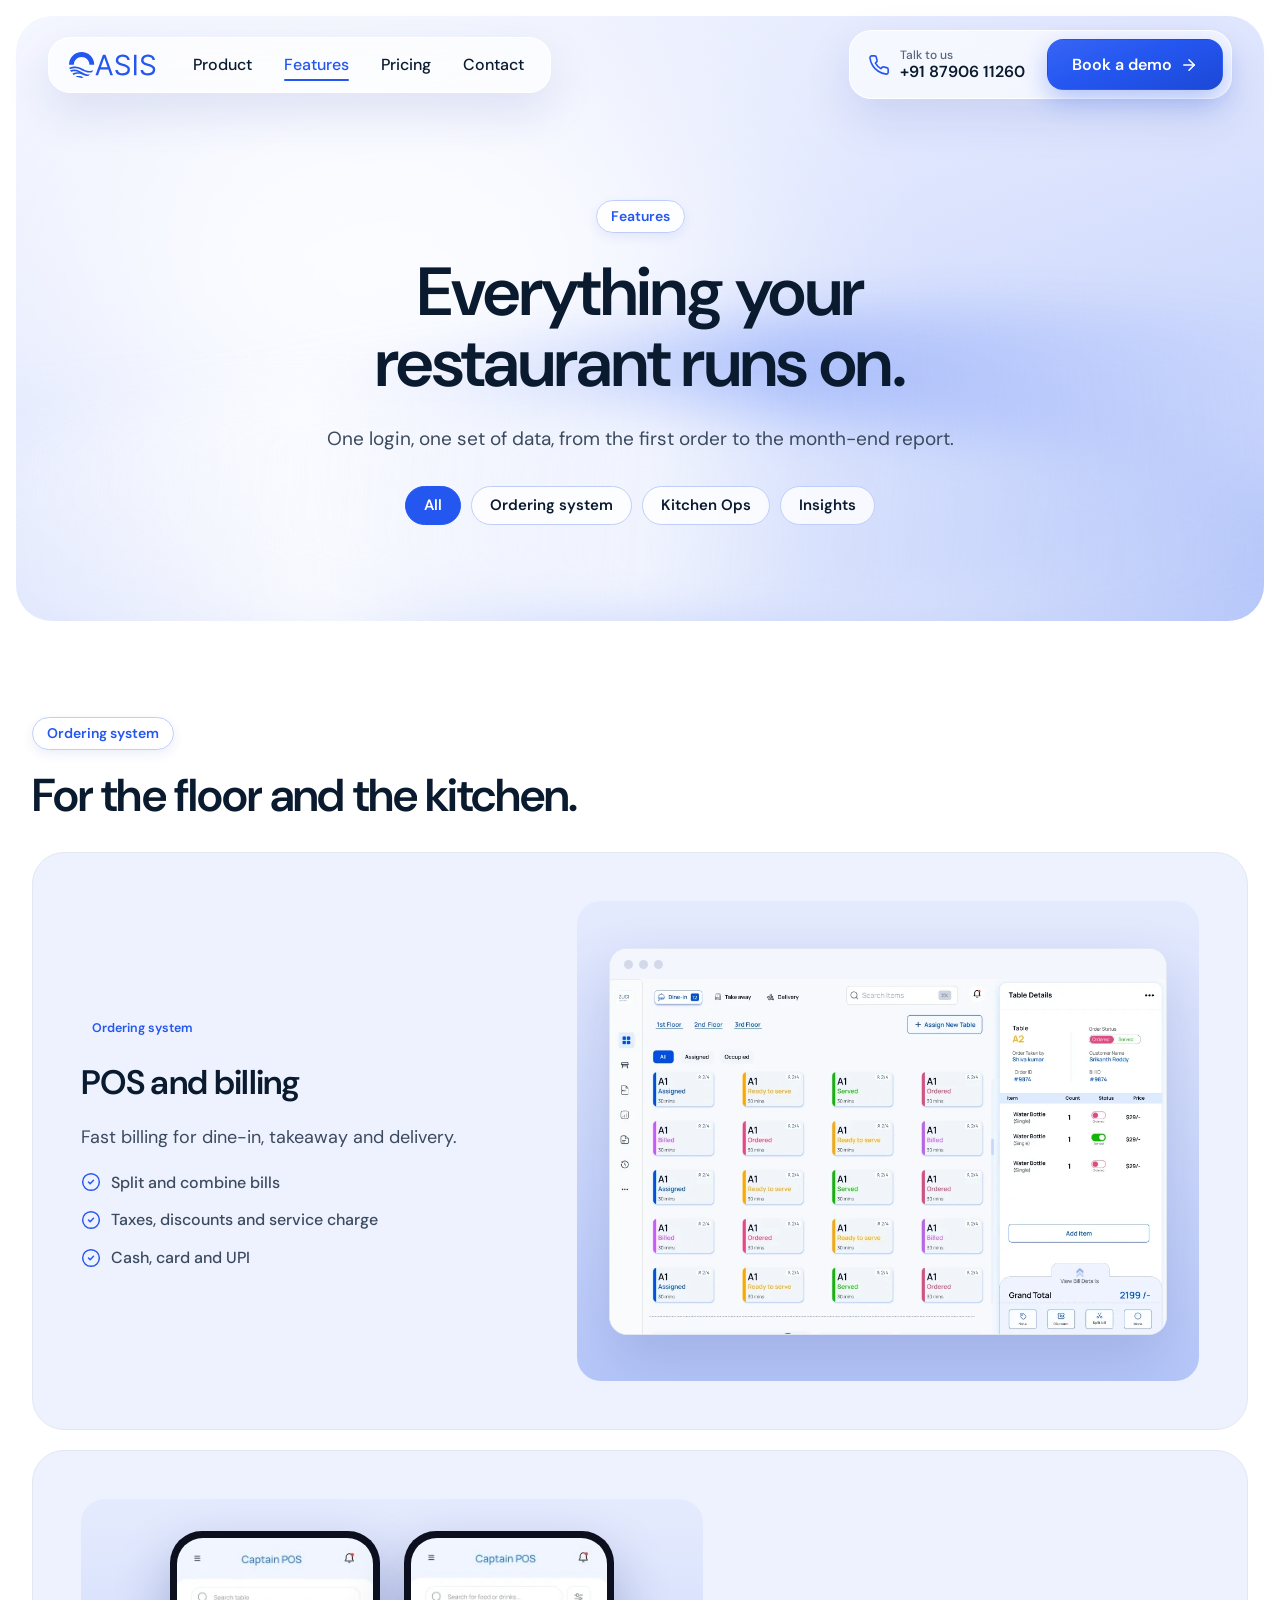
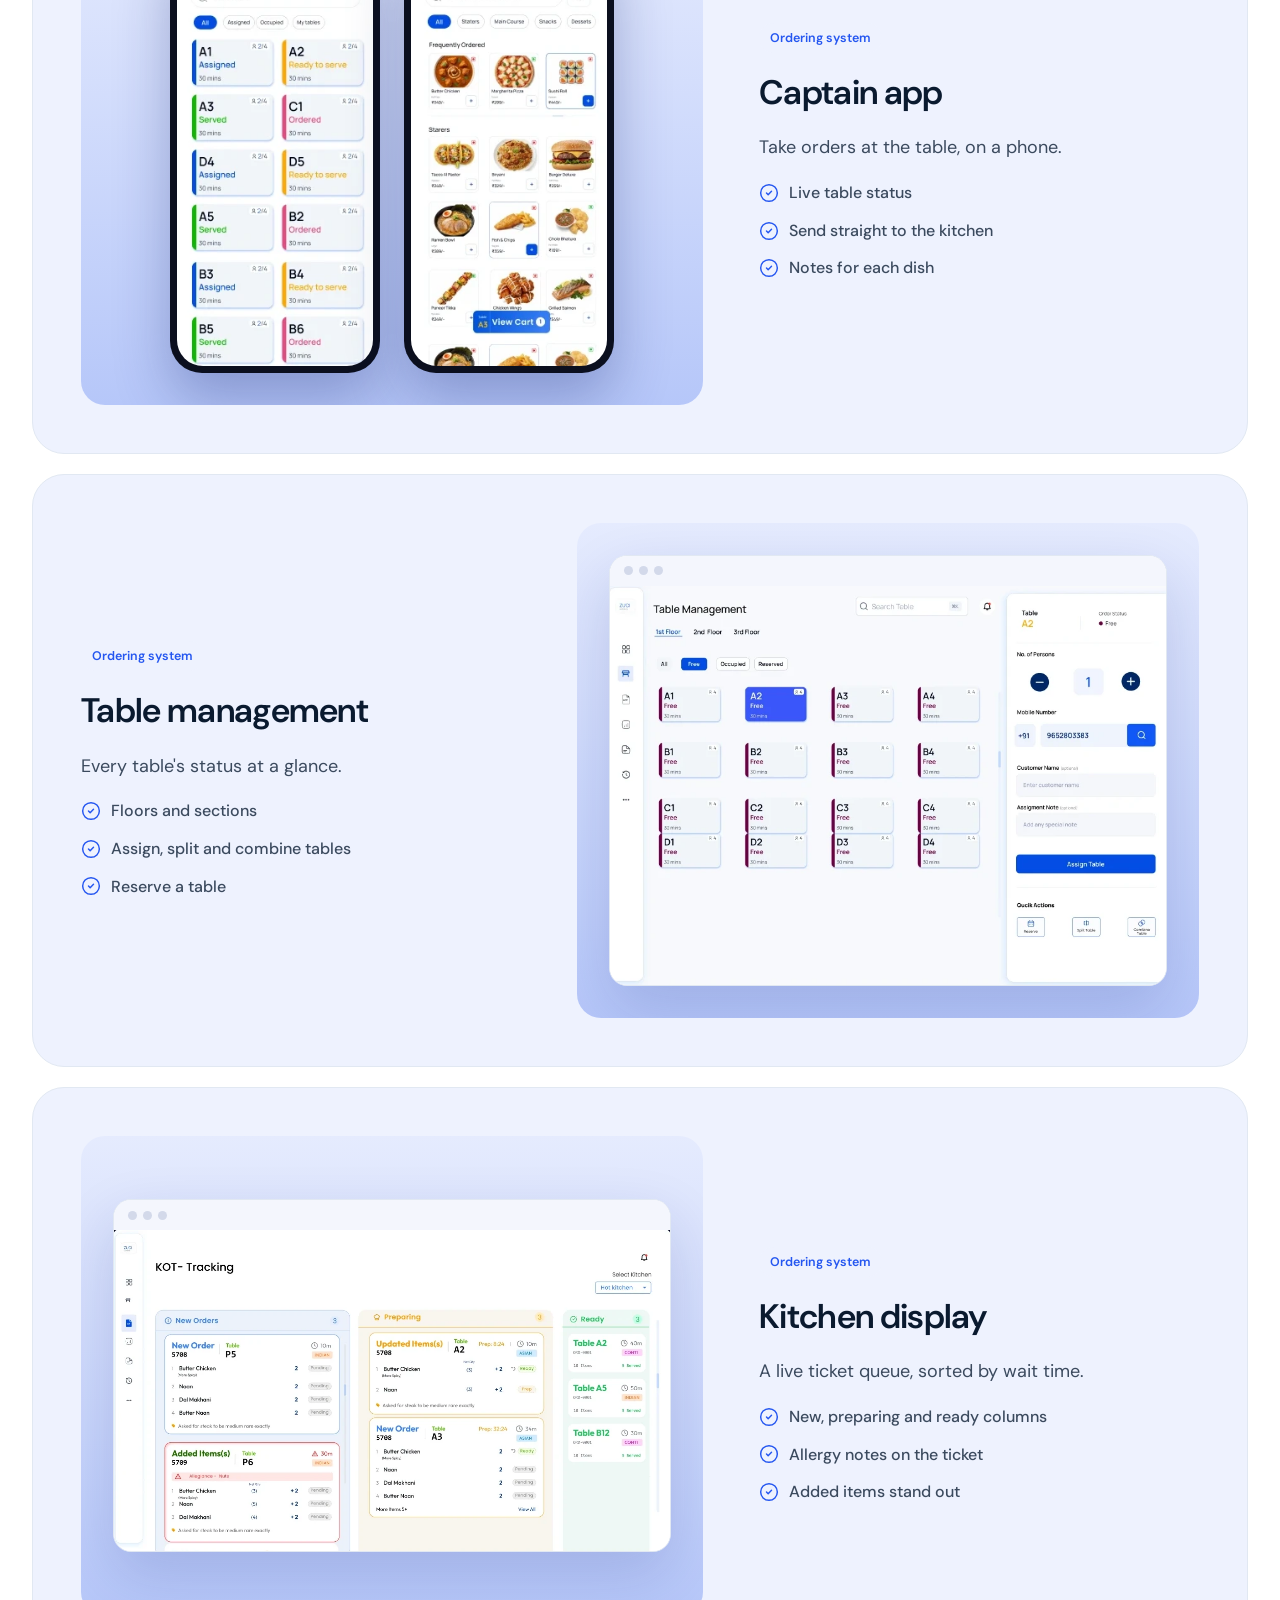
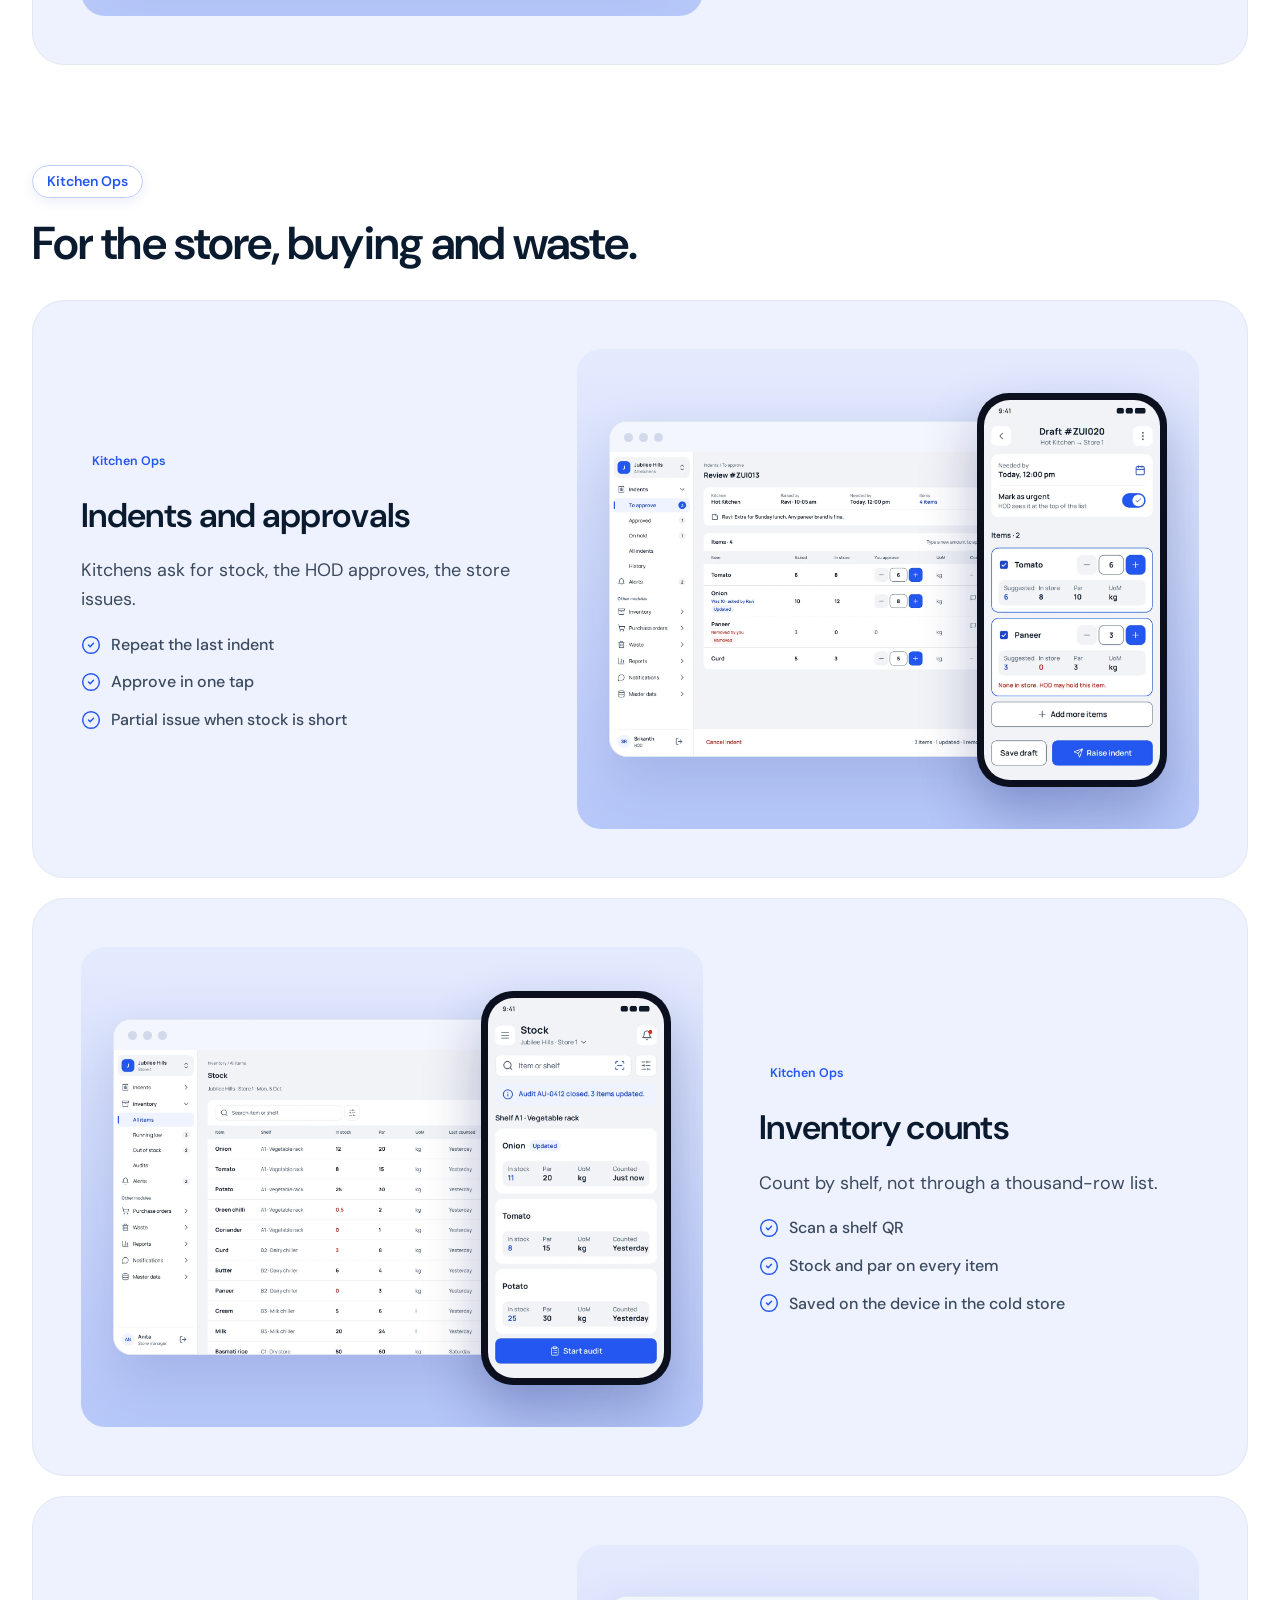
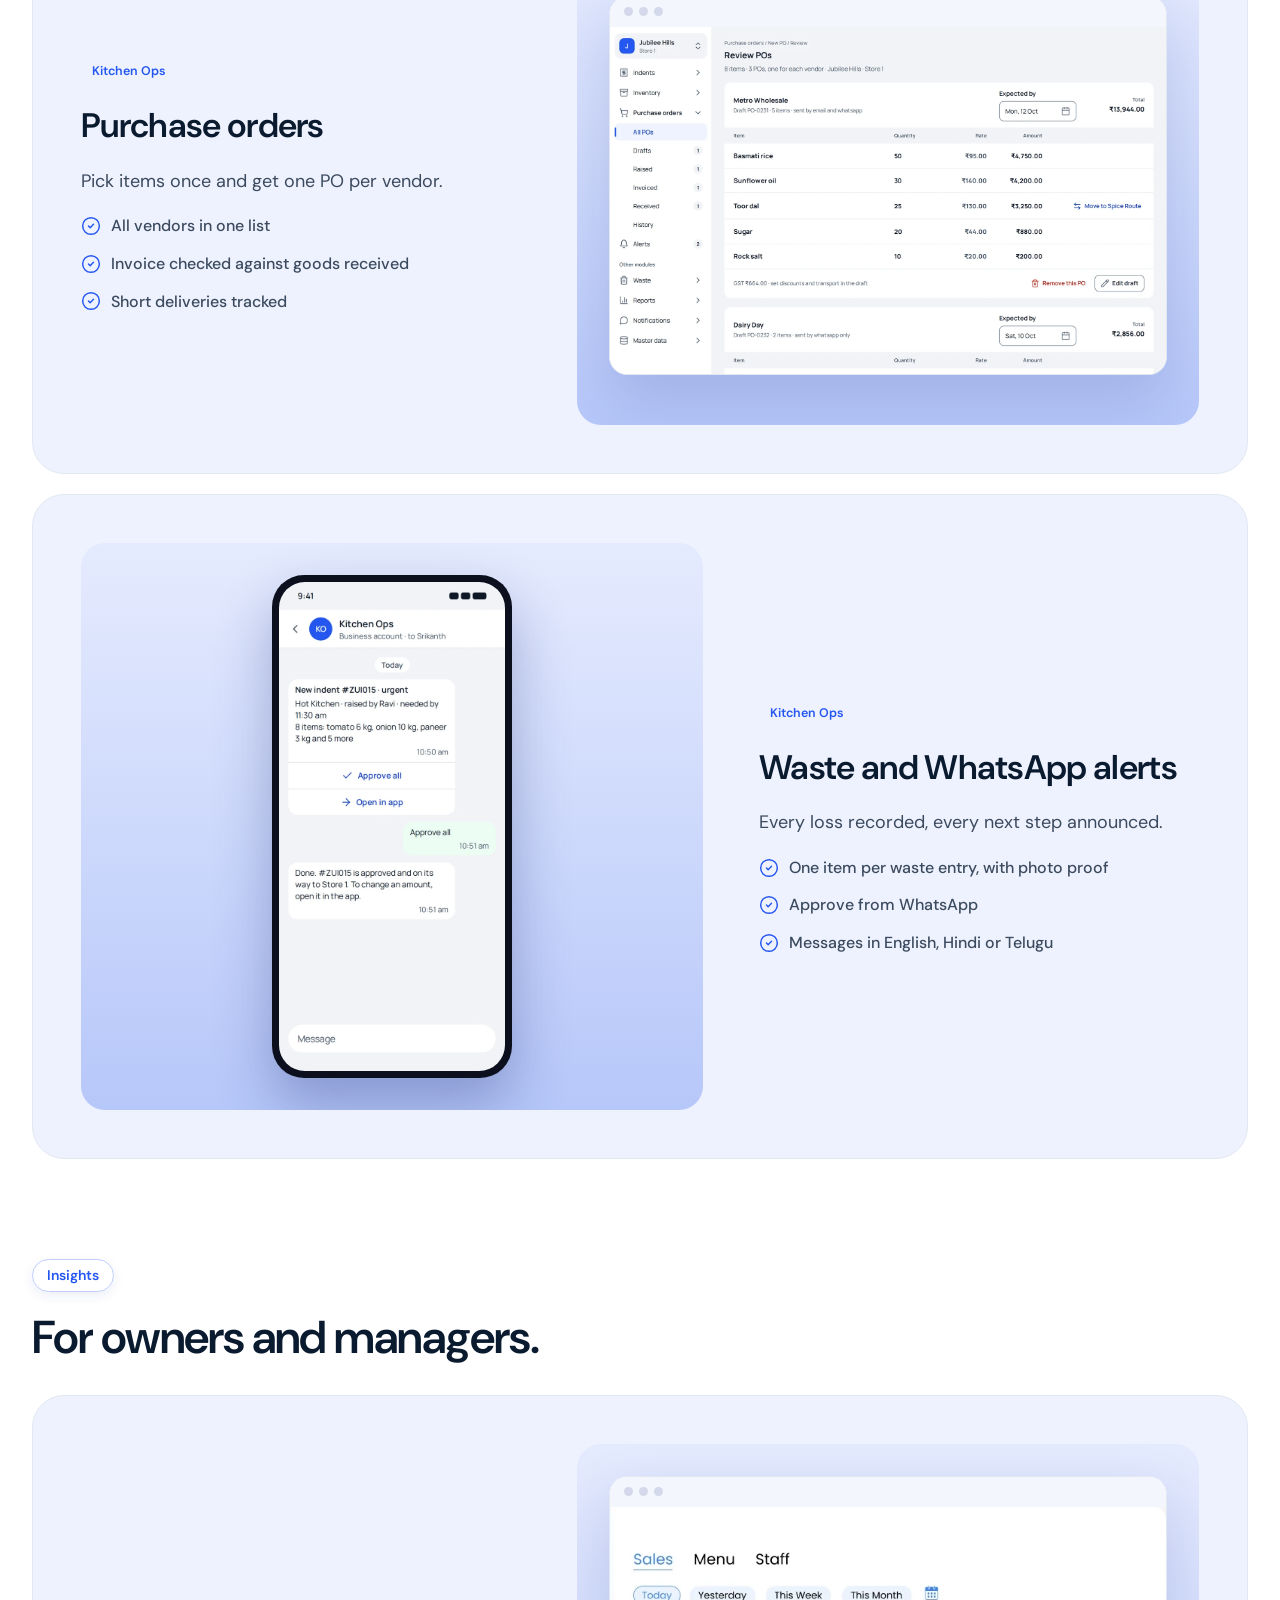
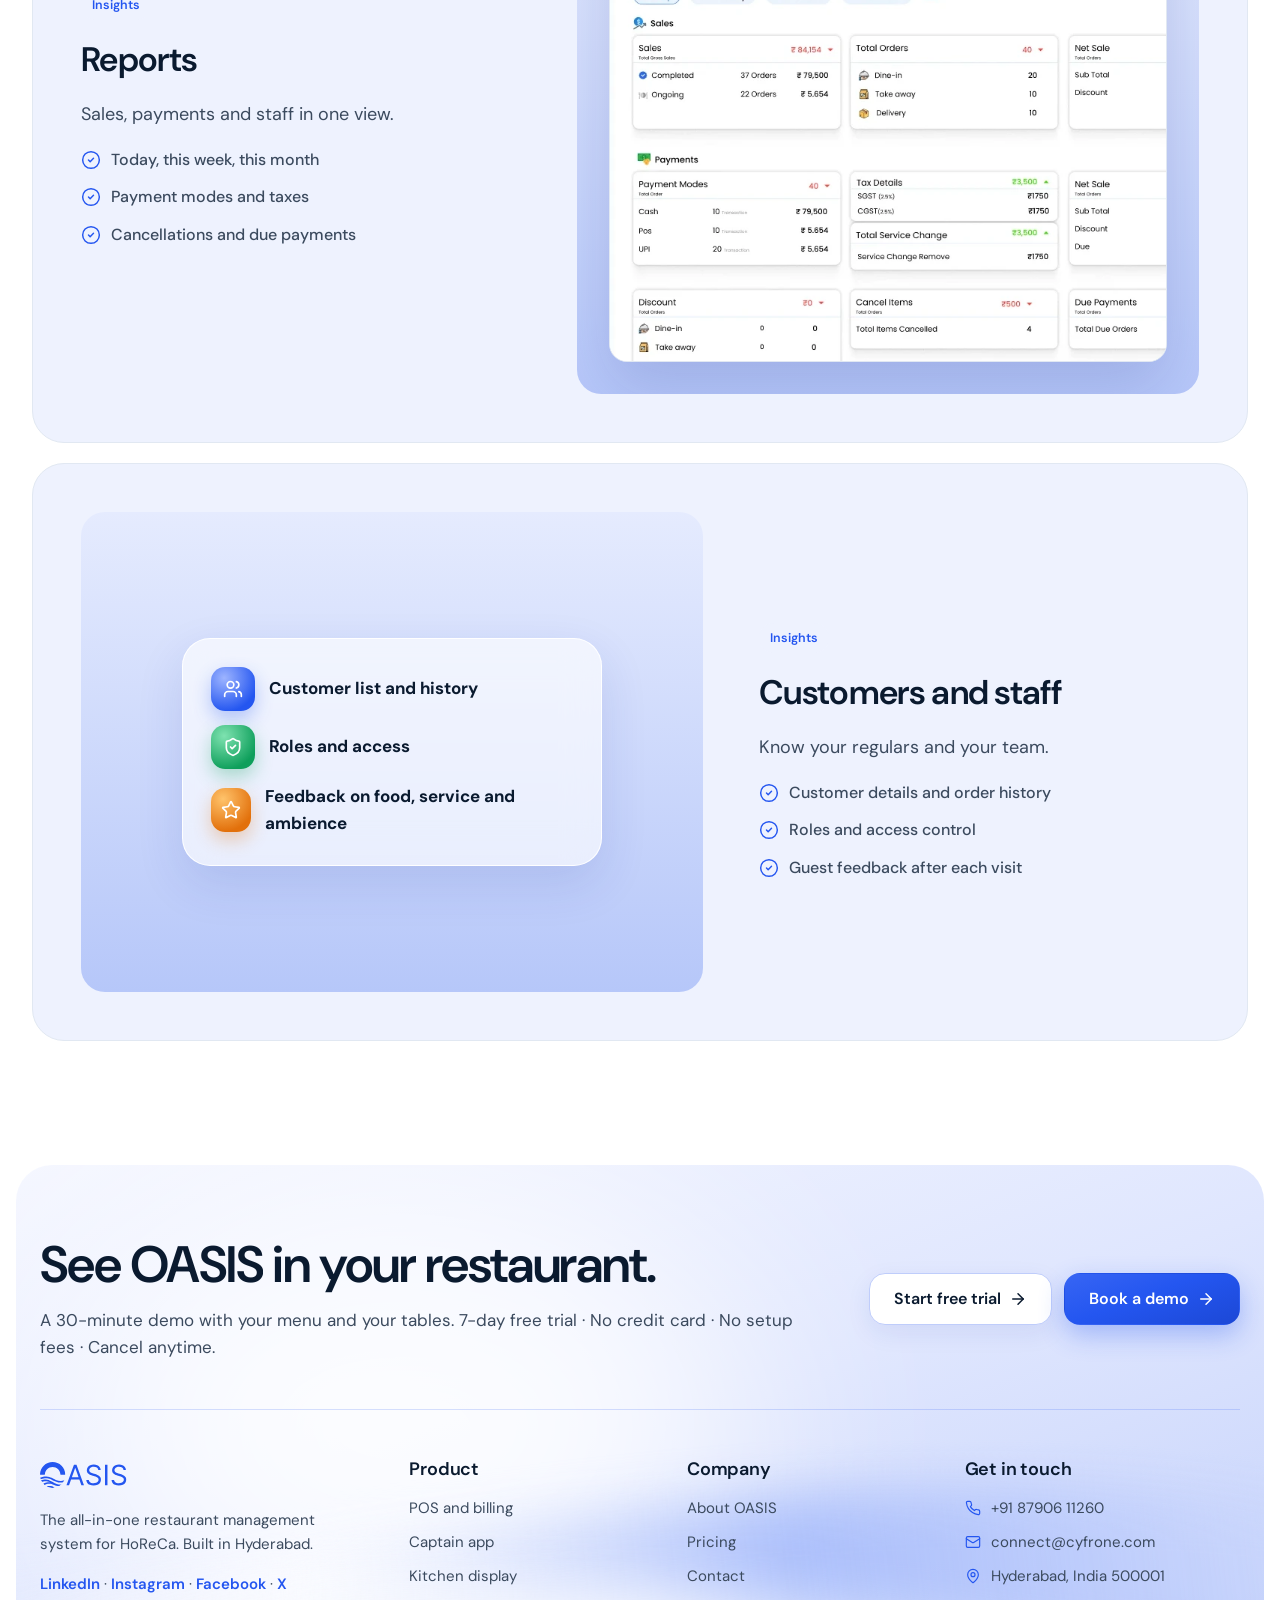
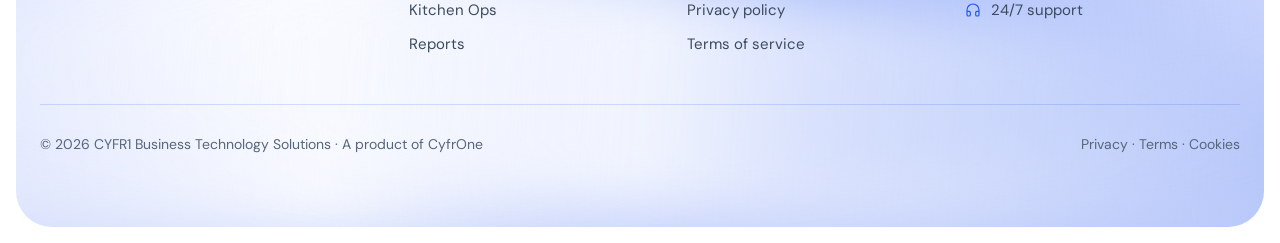
<file: features.html>
<!doctype html>
<html lang="en">
<head>
<meta charset="utf-8">
<meta name="viewport" content="width=device-width, initial-scale=1">
<title>Features · OASIS RMS</title>
<meta name="description" content="Everything your restaurant runs on: POS, captain app, tables, kitchen display, Kitchen Ops and reports.">
<meta name="theme-color" content="#2456F0">
<link rel="icon" href="assets/img/favicon.svg" type="image/svg+xml">
<link rel="preconnect" href="https://fonts.googleapis.com">
<link rel="preconnect" href="https://fonts.gstatic.com" crossorigin>
<link rel="stylesheet" href="https://fonts.googleapis.com/css2?family=DM+Sans:opsz,wght@9..40,400;9..40,500;9..40,600;9..40,700&display=swap">
<link rel="stylesheet" href="assets/css/styles.css">
<script defer src="assets/js/main.js"></script>
</head>
<body data-page="features">
<svg width="0" height="0" style="position:absolute" aria-hidden="true"><symbol id="i-arrow-right" viewBox="0 0 24 24"><path d="M5 12h14" /> <path d="m12 5 7 7-7 7" /></symbol><symbol id="i-check" viewBox="0 0 24 24"><path d="M20 6 9 17l-5-5" /></symbol><symbol id="i-plus" viewBox="0 0 24 24"><path d="M5 12h14" /> <path d="M12 5v14" /></symbol><symbol id="i-menu" viewBox="0 0 24 24"><line x1="4" x2="20" y1="12" y2="12" /> <line x1="4" x2="20" y1="6" y2="6" /> <line x1="4" x2="20" y1="18" y2="18" /></symbol><symbol id="i-x" viewBox="0 0 24 24"><path d="M18 6 6 18" /> <path d="m6 6 12 12" /></symbol><symbol id="i-phone" viewBox="0 0 24 24"><path d="M22 16.92v3a2 2 0 0 1-2.18 2 19.79 19.79 0 0 1-8.63-3.07 19.5 19.5 0 0 1-6-6 19.79 19.79 0 0 1-3.07-8.67A2 2 0 0 1 4.11 2h3a2 2 0 0 1 2 1.72 12.84 12.84 0 0 0 .7 2.81 2 2 0 0 1-.45 2.11L8.09 9.91a16 16 0 0 0 6 6l1.27-1.27a2 2 0 0 1 2.11-.45 12.84 12.84 0 0 0 2.81.7A2 2 0 0 1 22 16.92z" /></symbol><symbol id="i-mail" viewBox="0 0 24 24"><rect width="20" height="16" x="2" y="4" rx="2" /> <path d="m22 7-8.97 5.7a1.94 1.94 0 0 1-2.06 0L2 7" /></symbol><symbol id="i-map-pin" viewBox="0 0 24 24"><path d="M20 10c0 4.993-5.539 10.193-7.399 11.799a1 1 0 0 1-1.202 0C9.539 20.193 4 14.993 4 10a8 8 0 0 1 16 0" /> <circle cx="12" cy="10" r="3" /></symbol><symbol id="i-message-circle" viewBox="0 0 24 24"><path d="M7.9 20A9 9 0 1 0 4 16.1L2 22Z" /></symbol><symbol id="i-clock" viewBox="0 0 24 24"><circle cx="12" cy="12" r="10" /> <polyline points="12 6 12 12 16 14" /></symbol><symbol id="i-shield-check" viewBox="0 0 24 24"><path d="M20 13c0 5-3.5 7.5-7.66 8.95a1 1 0 0 1-.67-.01C7.5 20.5 4 18 4 13V6a1 1 0 0 1 1-1c2 0 4.5-1.2 6.24-2.72a1.17 1.17 0 0 1 1.52 0C14.51 3.81 17 5 19 5a1 1 0 0 1 1 1z" /> <path d="m9 12 2 2 4-4" /></symbol><symbol id="i-cloud" viewBox="0 0 24 24"><path d="M17.5 19H9a7 7 0 1 1 6.71-9h1.79a4.5 4.5 0 1 1 0 9Z" /></symbol><symbol id="i-zap" viewBox="0 0 24 24"><path d="M4 14a1 1 0 0 1-.78-1.63l9.9-10.2a.5.5 0 0 1 .86.46l-1.92 6.02A1 1 0 0 0 13 10h7a1 1 0 0 1 .78 1.63l-9.9 10.2a.5.5 0 0 1-.86-.46l1.92-6.02A1 1 0 0 0 11 14z" /></symbol><symbol id="i-headphones" viewBox="0 0 24 24"><path d="M3 14h3a2 2 0 0 1 2 2v3a2 2 0 0 1-2 2H5a2 2 0 0 1-2-2v-7a9 9 0 0 1 18 0v7a2 2 0 0 1-2 2h-1a2 2 0 0 1-2-2v-3a2 2 0 0 1 2-2h3" /></symbol><symbol id="i-monitor-smartphone" viewBox="0 0 24 24"><path d="M18 8V6a2 2 0 0 0-2-2H4a2 2 0 0 0-2 2v7a2 2 0 0 0 2 2h8" /> <path d="M10 19v-3.96 3.15" /> <path d="M7 19h5" /> <rect width="6" height="10" x="16" y="12" rx="2" /></symbol><symbol id="i-utensils" viewBox="0 0 24 24"><path d="M3 2v7c0 1.1.9 2 2 2h4a2 2 0 0 0 2-2V2" /> <path d="M7 2v20" /> <path d="M21 15V2a5 5 0 0 0-5 5v6c0 1.1.9 2 2 2h3Zm0 0v7" /></symbol><symbol id="i-chef-hat" viewBox="0 0 24 24"><path d="M17 21a1 1 0 0 0 1-1v-5.35c0-.457.316-.844.727-1.041a4 4 0 0 0-2.134-7.589 5 5 0 0 0-9.186 0 4 4 0 0 0-2.134 7.588c.411.198.727.585.727 1.041V20a1 1 0 0 0 1 1Z" /> <path d="M6 17h12" /></symbol><symbol id="i-receipt" viewBox="0 0 24 24"><path d="M4 2v20l2-1 2 1 2-1 2 1 2-1 2 1 2-1 2 1V2l-2 1-2-1-2 1-2-1-2 1-2-1-2 1Z" /> <path d="M16 8h-6a2 2 0 1 0 0 4h4a2 2 0 1 1 0 4H8" /> <path d="M12 17.5v-11" /></symbol><symbol id="i-layout-grid" viewBox="0 0 24 24"><rect width="7" height="7" x="3" y="3" rx="1" /> <rect width="7" height="7" x="14" y="3" rx="1" /> <rect width="7" height="7" x="14" y="14" rx="1" /> <rect width="7" height="7" x="3" y="14" rx="1" /></symbol><symbol id="i-printer" viewBox="0 0 24 24"><path d="M6 18H4a2 2 0 0 1-2-2v-5a2 2 0 0 1 2-2h16a2 2 0 0 1 2 2v5a2 2 0 0 1-2 2h-2" /> <path d="M6 9V3a1 1 0 0 1 1-1h10a1 1 0 0 1 1 1v6" /> <rect x="6" y="14" width="12" height="8" rx="1" /></symbol><symbol id="i-package" viewBox="0 0 24 24"><path d="M11 21.73a2 2 0 0 0 2 0l7-4A2 2 0 0 0 21 16V8a2 2 0 0 0-1-1.73l-7-4a2 2 0 0 0-2 0l-7 4A2 2 0 0 0 3 8v8a2 2 0 0 0 1 1.73z" /> <path d="M12 22V12" /> <path d="m3.3 7 7.703 4.734a2 2 0 0 0 1.994 0L20.7 7" /> <path d="m7.5 4.27 9 5.15" /></symbol><symbol id="i-clipboard-list" viewBox="0 0 24 24"><rect width="8" height="4" x="8" y="2" rx="1" ry="1" /> <path d="M16 4h2a2 2 0 0 1 2 2v14a2 2 0 0 1-2 2H6a2 2 0 0 1-2-2V6a2 2 0 0 1 2-2h2" /> <path d="M12 11h4" /> <path d="M12 16h4" /> <path d="M8 11h.01" /> <path d="M8 16h.01" /></symbol><symbol id="i-shopping-cart" viewBox="0 0 24 24"><circle cx="8" cy="21" r="1" /> <circle cx="19" cy="21" r="1" /> <path d="M2.05 2.05h2l2.66 12.42a2 2 0 0 0 2 1.58h9.78a2 2 0 0 0 1.95-1.57l1.65-7.43H5.12" /></symbol><symbol id="i-trash-2" viewBox="0 0 24 24"><path d="M3 6h18" /> <path d="M19 6v14c0 1-1 2-2 2H7c-1 0-2-1-2-2V6" /> <path d="M8 6V4c0-1 1-2 2-2h4c1 0 2 1 2 2v2" /> <line x1="10" x2="10" y1="11" y2="17" /> <line x1="14" x2="14" y1="11" y2="17" /></symbol><symbol id="i-chart-column" viewBox="0 0 24 24"><path d="M3 3v16a2 2 0 0 0 2 2h16" /> <path d="M18 17V9" /> <path d="M13 17V5" /> <path d="M8 17v-3" /></symbol><symbol id="i-users" viewBox="0 0 24 24"><path d="M16 21v-2a4 4 0 0 0-4-4H6a4 4 0 0 0-4 4v2" /> <circle cx="9" cy="7" r="4" /> <path d="M22 21v-2a4 4 0 0 0-3-3.87" /> <path d="M16 3.13a4 4 0 0 1 0 7.75" /></symbol><symbol id="i-star" viewBox="0 0 24 24"><path d="M11.525 2.295a.53.53 0 0 1 .95 0l2.31 4.679a2.123 2.123 0 0 0 1.595 1.16l5.166.756a.53.53 0 0 1 .294.904l-3.736 3.638a2.123 2.123 0 0 0-.611 1.878l.882 5.14a.53.53 0 0 1-.771.56l-4.618-2.428a2.122 2.122 0 0 0-1.973 0L6.396 21.01a.53.53 0 0 1-.77-.56l.881-5.139a2.122 2.122 0 0 0-.611-1.879L2.16 9.795a.53.53 0 0 1 .294-.906l5.165-.755a2.122 2.122 0 0 0 1.597-1.16z" /></symbol><symbol id="i-qr-code" viewBox="0 0 24 24"><rect width="5" height="5" x="3" y="3" rx="1" /> <rect width="5" height="5" x="16" y="3" rx="1" /> <rect width="5" height="5" x="3" y="16" rx="1" /> <path d="M21 16h-3a2 2 0 0 0-2 2v3" /> <path d="M21 21v.01" /> <path d="M12 7v3a2 2 0 0 1-2 2H7" /> <path d="M3 12h.01" /> <path d="M12 3h.01" /> <path d="M12 16v.01" /> <path d="M16 12h1" /> <path d="M21 12v.01" /> <path d="M12 21v-1" /></symbol><symbol id="i-sparkles" viewBox="0 0 24 24"><path d="M9.937 15.5A2 2 0 0 0 8.5 14.063l-6.135-1.582a.5.5 0 0 1 0-.962L8.5 9.936A2 2 0 0 0 9.937 8.5l1.582-6.135a.5.5 0 0 1 .963 0L14.063 8.5A2 2 0 0 0 15.5 9.937l6.135 1.581a.5.5 0 0 1 0 .964L15.5 14.063a2 2 0 0 0-1.437 1.437l-1.582 6.135a.5.5 0 0 1-.963 0z" /> <path d="M20 3v4" /> <path d="M22 5h-4" /> <path d="M4 17v2" /> <path d="M5 18H3" /></symbol><symbol id="i-timer" viewBox="0 0 24 24"><line x1="10" x2="14" y1="2" y2="2" /> <line x1="12" x2="15" y1="14" y2="11" /> <circle cx="12" cy="14" r="8" /></symbol><symbol id="i-smartphone" viewBox="0 0 24 24"><rect width="14" height="20" x="5" y="2" rx="2" ry="2" /> <path d="M12 18h.01" /></symbol><symbol id="i-tablet" viewBox="0 0 24 24"><rect width="16" height="20" x="4" y="2" rx="2" ry="2" /> <line x1="12" x2="12.01" y1="18" y2="18" /></symbol><symbol id="i-wallet" viewBox="0 0 24 24"><path d="M19 7V4a1 1 0 0 0-1-1H5a2 2 0 0 0 0 4h15a1 1 0 0 1 1 1v4h-3a2 2 0 0 0 0 4h3a1 1 0 0 0 1-1v-2a1 1 0 0 0-1-1" /> <path d="M3 5v14a2 2 0 0 0 2 2h15a1 1 0 0 0 1-1v-4" /></symbol><symbol id="i-bell" viewBox="0 0 24 24"><path d="M6 8a6 6 0 0 1 12 0c0 7 3 9 3 9H3s3-2 3-9" /> <path d="M10.3 21a1.94 1.94 0 0 0 3.4 0" /></symbol><symbol id="i-circle-check" viewBox="0 0 24 24"><circle cx="12" cy="12" r="10" /> <path d="m9 12 2 2 4-4" /></symbol><symbol id="i-rocket" viewBox="0 0 24 24"><path d="M4.5 16.5c-1.5 1.26-2 5-2 5s3.74-.5 5-2c.71-.84.7-2.13-.09-2.91a2.18 2.18 0 0 0-2.91-.09z" /> <path d="m12 15-3-3a22 22 0 0 1 2-3.95A12.88 12.88 0 0 1 22 2c0 2.72-.78 7.5-6 11a22.35 22.35 0 0 1-4 2z" /> <path d="M9 12H4s.55-3.03 2-4c1.62-1.08 5 0 5 0" /> <path d="M12 15v5s3.03-.55 4-2c1.08-1.62 0-5 0-5" /></symbol><symbol id="i-user-round" viewBox="0 0 24 24"><circle cx="12" cy="8" r="5" /> <path d="M20 21a8 8 0 0 0-16 0" /></symbol><symbol id="i-store" viewBox="0 0 24 24"><path d="m2 7 4.41-4.41A2 2 0 0 1 7.83 2h8.34a2 2 0 0 1 1.42.59L22 7" /> <path d="M4 12v8a2 2 0 0 0 2 2h12a2 2 0 0 0 2-2v-8" /> <path d="M15 22v-4a2 2 0 0 0-2-2h-2a2 2 0 0 0-2 2v4" /> <path d="M2 7h20" /> <path d="M22 7v3a2 2 0 0 1-2 2a2.7 2.7 0 0 1-1.59-.63.7.7 0 0 0-.82 0A2.7 2.7 0 0 1 16 12a2.7 2.7 0 0 1-1.59-.63.7.7 0 0 0-.82 0A2.7 2.7 0 0 1 12 12a2.7 2.7 0 0 1-1.59-.63.7.7 0 0 0-.82 0A2.7 2.7 0 0 1 8 12a2.7 2.7 0 0 1-1.59-.63.7.7 0 0 0-.82 0A2.7 2.7 0 0 1 4 12a2 2 0 0 1-2-2V7" /></symbol><symbol id="i-layers" viewBox="0 0 24 24"><path d="m12.83 2.18a2 2 0 0 0-1.66 0L2.6 6.08a1 1 0 0 0 0 1.83l8.58 3.91a2 2 0 0 0 1.66 0l8.58-3.9a1 1 0 0 0 0-1.83Z" /> <path d="m22 17.65-9.17 4.16a2 2 0 0 1-1.66 0L2 17.65" /> <path d="m22 12.65-9.17 4.16a2 2 0 0 1-1.66 0L2 12.65" /></symbol><symbol id="i-calendar-check" viewBox="0 0 24 24"><path d="M8 2v4" /> <path d="M16 2v4" /> <rect width="18" height="18" x="3" y="4" rx="2" /> <path d="M3 10h18" /> <path d="m9 16 2 2 4-4" /></symbol><symbol id="i-percent" viewBox="0 0 24 24"><line x1="19" x2="5" y1="5" y2="19" /> <circle cx="6.5" cy="6.5" r="2.5" /> <circle cx="17.5" cy="17.5" r="2.5" /></symbol><symbol id="i-truck" viewBox="0 0 24 24"><path d="M14 18V6a2 2 0 0 0-2-2H4a2 2 0 0 0-2 2v11a1 1 0 0 0 1 1h2" /> <path d="M15 18H9" /> <path d="M19 18h2a1 1 0 0 0 1-1v-3.65a1 1 0 0 0-.22-.624l-3.48-4.35A1 1 0 0 0 17.52 8H14" /> <circle cx="17" cy="18" r="2" /> <circle cx="7" cy="18" r="2" /></symbol><symbol id="i-search" viewBox="0 0 24 24"><circle cx="11" cy="11" r="8" /> <path d="m21 21-4.3-4.3" /></symbol><symbol id="i-arrow-up-right" viewBox="0 0 24 24"><path d="M7 7h10v10" /> <path d="M7 17 17 7" /></symbol><symbol id="i-quote" viewBox="0 0 24 24"><path d="M16 3a2 2 0 0 0-2 2v6a2 2 0 0 0 2 2 1 1 0 0 1 1 1v1a2 2 0 0 1-2 2 1 1 0 0 0-1 1v2a1 1 0 0 0 1 1 6 6 0 0 0 6-6V5a2 2 0 0 0-2-2z" /> <path d="M5 3a2 2 0 0 0-2 2v6a2 2 0 0 0 2 2 1 1 0 0 1 1 1v1a2 2 0 0 1-2 2 1 1 0 0 0-1 1v2a1 1 0 0 0 1 1 6 6 0 0 0 6-6V5a2 2 0 0 0-2-2z" /></symbol><symbol id="i-play" viewBox="0 0 24 24"><polygon points="6 3 20 12 6 21 6 3" /></symbol><symbol id="i-trending-down" viewBox="0 0 24 24"><polyline points="22 17 13.5 8.5 8.5 13.5 2 7" /> <polyline points="16 17 22 17 22 11" /></symbol><symbol id="i-circle-alert" viewBox="0 0 24 24"><circle cx="12" cy="12" r="10" /> <line x1="12" x2="12" y1="8" y2="12" /> <line x1="12" x2="12.01" y1="16" y2="16" /></symbol></svg>

<a class="skip" href="#main">Skip to content</a>
<header class="site-header" data-header>
  <div class="wrap header-row">
    <nav class="glass nav-pill" aria-label="Main">
      <a class="logo" href="index.html"><img src="assets/img/oasis-logo.svg" alt="OASIS home" width="246" height="95"></a>
      <ul class="nav-links"><li><a href="index.html">Product</a></li><li><a href="features.html" aria-current="page">Features</a></li><li><a href="pricing.html">Pricing</a></li><li><a href="contact.html">Contact</a></li></ul>
    </nav>
    <div class="glass nav-actions">
      <a class="nav-phone" href="tel:+918790611260"><svg class="ic" aria-hidden="true"><use href="#i-phone"/></svg><span><small>Talk to us</small>+91 87906 11260</span></a>
      <a class="btn btn-primary" href="contact.html"><span>Book a demo</span><svg class="ic btn-arrow" aria-hidden="true"><use href="#i-arrow-right"/></svg></a>
    </div>
    <button class="menu-btn glass" type="button" aria-expanded="false" aria-controls="mobile-menu" data-menu-open><svg class="ic" aria-hidden="true"><use href="#i-menu"/></svg><span class="sr">Open menu</span></button>
  </div>
  <div class="mobile-menu" id="mobile-menu" hidden data-menu>
    <div class="mobile-sheet">
      <div class="mobile-top"><a class="logo" href="index.html"><img src="assets/img/oasis-logo.svg" alt="OASIS home" width="246" height="95"></a><button class="menu-btn" type="button" data-menu-close><svg class="ic" aria-hidden="true"><use href="#i-x"/></svg><span class="sr">Close menu</span></button></div>
      <ul><li><a href="index.html">Product<svg class="ic" aria-hidden="true"><use href="#i-arrow-up-right"/></svg></a></li><li><a href="features.html" aria-current="page">Features<svg class="ic" aria-hidden="true"><use href="#i-arrow-up-right"/></svg></a></li><li><a href="pricing.html">Pricing<svg class="ic" aria-hidden="true"><use href="#i-arrow-up-right"/></svg></a></li><li><a href="contact.html">Contact<svg class="ic" aria-hidden="true"><use href="#i-arrow-up-right"/></svg></a></li></ul>
      <a class="nav-phone" href="tel:+918790611260"><svg class="ic" aria-hidden="true"><use href="#i-phone"/></svg><span>+91 87906 11260</span></a>
      <a class="btn btn-primary btn-block" href="contact.html"><span>Book a demo</span><svg class="ic btn-arrow" aria-hidden="true"><use href="#i-arrow-right"/></svg></a>
      <a class="btn btn-secondary btn-block" href="contact.html"><span>Start 7-day free trial</span><svg class="ic btn-arrow" aria-hidden="true"><use href="#i-arrow-right"/></svg></a>
    </div>
  </div>
</header>
<main id="main">

<section class="shell hero hero-short">
  <div class="waves" aria-hidden="true"><span class="glow"></span><span class="wave w1"></span><span class="wave w2"></span></div>
  <div class="wrap hero-copy">
    <span class="pill intro" style="--d:0">Features</span>
    <h1 class="intro" style="--d:1">Everything your restaurant runs on.</h1>
    <p class="lead intro" style="--d:2">One login, one set of data, from the first order to the month-end report.</p>
    <div class="filters intro" style="--d:3" role="group" aria-label="Filter features">
      <button type="button" class="filter is-on" aria-pressed="true" data-filter="all">All</button>
      <button type="button" class="filter" aria-pressed="false" data-filter="ordering">Ordering system</button><button type="button" class="filter" aria-pressed="false" data-filter="kitchen-ops">Kitchen Ops</button><button type="button" class="filter" aria-pressed="false" data-filter="insights">Insights</button>
    </div>
  </div>
</section>

<section class="section wrap feat-group" id="ordering" data-group="ordering">
  <div class="sec-head" data-reveal><div><span class="pill">Ordering system</span><h2 data-split>For the floor and the kitchen.</h2></div></div>
  
  <article class="feat" data-reveal>
    <div class="feat-text"><span class="tag">Ordering system</span><h3>POS and billing</h3><p>Fast billing for dine-in, takeaway and delivery.</p><ul class="checks"><li><svg class="ic" aria-hidden="true"><use href="#i-circle-check"/></svg><span>Split and combine bills</span></li><li><svg class="ic" aria-hidden="true"><use href="#i-circle-check"/></svg><span>Taxes, discounts and service charge</span></li><li><svg class="ic" aria-hidden="true"><use href="#i-circle-check"/></svg><span>Cash, card and UPI</span></li></ul></div>
    <div class="feat-visual"><figure class="browser"><div class="browser-bar"><i></i><i></i><i></i></div><img src="assets/img/pos.webp" alt="POS table grid and table details" width="1000" height="638" loading="lazy"></figure></div>
  </article>
  <article class="feat flip" data-reveal>
    <div class="feat-text"><span class="tag">Ordering system</span><h3>Captain app</h3><p>Take orders at the table, on a phone.</p><ul class="checks"><li><svg class="ic" aria-hidden="true"><use href="#i-circle-check"/></svg><span>Live table status</span></li><li><svg class="ic" aria-hidden="true"><use href="#i-circle-check"/></svg><span>Send straight to the kitchen</span></li><li><svg class="ic" aria-hidden="true"><use href="#i-circle-check"/></svg><span>Notes for each dish</span></li></ul></div>
    <div class="feat-visual blue-panel"><div class="pair"><figure class="phone phone-sm"><img src="assets/img/captain-tables.webp" alt="Captain app table status" width="600" height="1298" loading="lazy"></figure><figure class="phone phone-sm"><img src="assets/img/captain-menu.webp" alt="Captain app menu" width="600" height="1298" loading="lazy"></figure></div></div>
  </article>
  <article class="feat" data-reveal>
    <div class="feat-text"><span class="tag">Ordering system</span><h3>Table management</h3><p>Every table's status at a glance.</p><ul class="checks"><li><svg class="ic" aria-hidden="true"><use href="#i-circle-check"/></svg><span>Floors and sections</span></li><li><svg class="ic" aria-hidden="true"><use href="#i-circle-check"/></svg><span>Assign, split and combine tables</span></li><li><svg class="ic" aria-hidden="true"><use href="#i-circle-check"/></svg><span>Reserve a table</span></li></ul></div>
    <div class="feat-visual"><figure class="browser"><div class="browser-bar"><i></i><i></i><i></i></div><img src="assets/img/tables.webp" alt="Table management with floors and an assign-table panel" width="883" height="634" loading="lazy"></figure></div>
  </article>
  <article class="feat flip" data-reveal>
    <div class="feat-text"><span class="tag">Ordering system</span><h3>Kitchen display</h3><p>A live ticket queue, sorted by wait time.</p><ul class="checks"><li><svg class="ic" aria-hidden="true"><use href="#i-circle-check"/></svg><span>New, preparing and ready columns</span></li><li><svg class="ic" aria-hidden="true"><use href="#i-circle-check"/></svg><span>Allergy notes on the ticket</span></li><li><svg class="ic" aria-hidden="true"><use href="#i-circle-check"/></svg><span>Added items stand out</span></li></ul></div>
    <div class="feat-visual blue-panel"><figure class="browser"><div class="browser-bar"><i></i><i></i><i></i></div><img src="assets/img/kds.webp" alt="Kitchen display ticket columns" width="1090" height="629" loading="lazy"></figure></div>
  </article>
</section>
<section class="section wrap feat-group" id="kitchen-ops" data-group="kitchen-ops">
  <div class="sec-head" data-reveal><div><span class="pill">Kitchen Ops</span><h2 data-split>For the store, buying and waste.</h2></div></div>
  
  <article class="feat" data-reveal>
    <div class="feat-text"><span class="tag">Kitchen Ops</span><h3>Indents and approvals</h3><p>Kitchens ask for stock, the HOD approves, the store issues.</p><ul class="checks"><li><svg class="ic" aria-hidden="true"><use href="#i-circle-check"/></svg><span>Repeat the last indent</span></li><li><svg class="ic" aria-hidden="true"><use href="#i-circle-check"/></svg><span>Approve in one tap</span></li><li><svg class="ic" aria-hidden="true"><use href="#i-circle-check"/></svg><span>Partial issue when stock is short</span></li></ul></div>
    <div class="feat-visual"><div class="combo"><figure class="browser"><div class="browser-bar"><i></i><i></i><i></i></div><img src="assets/img/ko-approvals.webp" alt="Indent review screen for the head of department" width="1600" height="1067" loading="lazy"></figure><figure class="phone phone-sm"><img src="assets/img/ko-indent.webp" alt="Indent draft on a phone" width="600" height="1298" loading="lazy"></figure></div></div>
  </article>
  <article class="feat flip" data-reveal>
    <div class="feat-text"><span class="tag">Kitchen Ops</span><h3>Inventory counts</h3><p>Count by shelf, not through a thousand-row list.</p><ul class="checks"><li><svg class="ic" aria-hidden="true"><use href="#i-circle-check"/></svg><span>Scan a shelf QR</span></li><li><svg class="ic" aria-hidden="true"><use href="#i-circle-check"/></svg><span>Stock and par on every item</span></li><li><svg class="ic" aria-hidden="true"><use href="#i-circle-check"/></svg><span>Saved on the device in the cold store</span></li></ul></div>
    <div class="feat-visual blue-panel"><div class="combo"><figure class="browser"><div class="browser-bar"><i></i><i></i><i></i></div><img src="assets/img/ko-inventory.webp" alt="Inventory stock list on desktop" width="1600" height="1067" loading="lazy"></figure><figure class="phone phone-sm"><img src="assets/img/ko-stock-count.webp" alt="Shelf count on a phone" width="600" height="1298" loading="lazy"></figure></div></div>
  </article>
  <article class="feat" data-reveal>
    <div class="feat-text"><span class="tag">Kitchen Ops</span><h3>Purchase orders</h3><p>Pick items once and get one PO per vendor.</p><ul class="checks"><li><svg class="ic" aria-hidden="true"><use href="#i-circle-check"/></svg><span>All vendors in one list</span></li><li><svg class="ic" aria-hidden="true"><use href="#i-circle-check"/></svg><span>Invoice checked against goods received</span></li><li><svg class="ic" aria-hidden="true"><use href="#i-circle-check"/></svg><span>Short deliveries tracked</span></li></ul></div>
    <div class="feat-visual"><figure class="browser crop"><div class="browser-bar"><i></i><i></i><i></i></div><img src="assets/img/ko-purchase-orders.webp" alt="Purchase order screen" width="1600" height="1724" loading="lazy"></figure></div>
  </article>
  <article class="feat flip" data-reveal>
    <div class="feat-text"><span class="tag">Kitchen Ops</span><h3>Waste and WhatsApp alerts</h3><p>Every loss recorded, every next step announced.</p><ul class="checks"><li><svg class="ic" aria-hidden="true"><use href="#i-circle-check"/></svg><span>One item per waste entry, with photo proof</span></li><li><svg class="ic" aria-hidden="true"><use href="#i-circle-check"/></svg><span>Approve from WhatsApp</span></li><li><svg class="ic" aria-hidden="true"><use href="#i-circle-check"/></svg><span>Messages in English, Hindi or Telugu</span></li></ul></div>
    <div class="feat-visual blue-panel"><figure class="phone phone-md"><img src="assets/img/ko-whatsapp.webp" alt="WhatsApp approval message" width="600" height="1298" loading="lazy"></figure></div>
  </article>
</section>
<section class="section wrap feat-group" id="insights" data-group="insights">
  <div class="sec-head" data-reveal><div><span class="pill">Insights</span><h2 data-split>For owners and managers.</h2></div></div>
  
  <article class="feat" data-reveal>
    <div class="feat-text"><span class="tag">Insights</span><h3>Reports</h3><p>Sales, payments and staff in one view.</p><ul class="checks"><li><svg class="ic" aria-hidden="true"><use href="#i-circle-check"/></svg><span>Today, this week, this month</span></li><li><svg class="ic" aria-hidden="true"><use href="#i-circle-check"/></svg><span>Payment modes and taxes</span></li><li><svg class="ic" aria-hidden="true"><use href="#i-circle-check"/></svg><span>Cancellations and due payments</span></li></ul></div>
    <div class="feat-visual"><figure class="browser"><div class="browser-bar"><i></i><i></i><i></i></div><img src="assets/img/reports.webp" alt="Sales report" width="742" height="606" loading="lazy"></figure></div>
  </article>
  <article class="feat flip" data-reveal>
    <div class="feat-text"><span class="tag">Insights</span><h3>Customers and staff</h3><p>Know your regulars and your team.</p><ul class="checks"><li><svg class="ic" aria-hidden="true"><use href="#i-circle-check"/></svg><span>Customer details and order history</span></li><li><svg class="ic" aria-hidden="true"><use href="#i-circle-check"/></svg><span>Roles and access control</span></li><li><svg class="ic" aria-hidden="true"><use href="#i-circle-check"/></svg><span>Guest feedback after each visit</span></li></ul></div>
    <div class="feat-visual blue-panel"><div class="glass mini-cards"><div><span class="badge badge-blue"><svg class="ic" aria-hidden="true"><use href="#i-users"/></svg></span><strong>Customer list and history</strong></div><div><span class="badge badge-green"><svg class="ic" aria-hidden="true"><use href="#i-shield-check"/></svg></span><strong>Roles and access</strong></div><div><span class="badge badge-amber"><svg class="ic" aria-hidden="true"><use href="#i-star"/></svg></span><strong>Feedback on food, service and ambience</strong></div></div></div>
  </article>
</section>

</main>

<footer class="shell footer" data-reveal>
  <div class="waves" aria-hidden="true"><span class="glow"></span><span class="wave w1"></span><span class="wave w2"></span></div>
  <div class="wrap">
    <div class="cta-row">
      <div>
        <h2 data-split>See OASIS in your restaurant.</h2>
        <p>A 30-minute demo with your menu and your tables. 7-day free trial · No credit card · No setup fees · Cancel anytime.</p>
      </div>
      <div class="btn-row"><a class="btn btn-secondary" href="contact.html"><span>Start free trial</span><svg class="ic btn-arrow" aria-hidden="true"><use href="#i-arrow-right"/></svg></a><a class="btn btn-primary" href="contact.html"><span>Book a demo</span><svg class="ic btn-arrow" aria-hidden="true"><use href="#i-arrow-right"/></svg></a></div>
    </div>
    <hr>
    <div class="foot-cols">
      <div class="foot-brand">
        <a class="logo" href="index.html"><img src="assets/img/oasis-logo.svg" alt="OASIS home" width="246" height="95"></a>
        <p>The all-in-one restaurant management system for HoReCa. Built in Hyderabad.</p>
        <p class="socials"><a href="#">LinkedIn</a> · <a href="#">Instagram</a> · <a href="#">Facebook</a> · <a href="#">X</a></p>
      </div>
      <div><h3>Product</h3><ul><li><a href="features.html#ordering">POS and billing</a></li><li><a href="features.html#ordering">Captain app</a></li><li><a href="features.html#ordering">Kitchen display</a></li><li><a href="features.html#kitchen-ops">Kitchen Ops</a></li><li><a href="features.html#insights">Reports</a></li></ul></div>
      <div><h3>Company</h3><ul><li><a href="index.html">About OASIS</a></li><li><a href="pricing.html">Pricing</a></li><li><a href="contact.html">Contact</a></li><li><a href="#">Privacy policy</a></li><li><a href="#">Terms of service</a></li></ul></div>
      <div><h3>Get in touch</h3><ul class="contact-list">
        <li><svg class="ic" aria-hidden="true"><use href="#i-phone"/></svg><a href="tel:+918790611260">+91 87906 11260</a></li>
        <li><svg class="ic" aria-hidden="true"><use href="#i-mail"/></svg><a href="mailto:connect@cyfrone.com">connect@cyfrone.com</a></li>
        <li><svg class="ic" aria-hidden="true"><use href="#i-map-pin"/></svg><span>Hyderabad, India 500001</span></li>
        <li><svg class="ic" aria-hidden="true"><use href="#i-headphones"/></svg><span>24/7 support</span></li></ul></div>
    </div>
    <hr>
    <div class="foot-bottom"><span>© <span data-year>2026</span> CYFR1 Business Technology Solutions · A product of CyfrOne</span><span><a href="#">Privacy</a> · <a href="#">Terms</a> · <a href="#">Cookies</a></span></div>
  </div>
</footer>
<div class="sticky-cta" data-sticky-cta>
  <div><strong>Book a 30-minute demo</strong><small>Live in 24–48 hours</small></div>
  <a class="btn btn-primary" href="contact.html"><span>Book a demo</span><svg class="ic btn-arrow" aria-hidden="true"><use href="#i-arrow-right"/></svg></a>
</div>
</body>
</html>
</file>
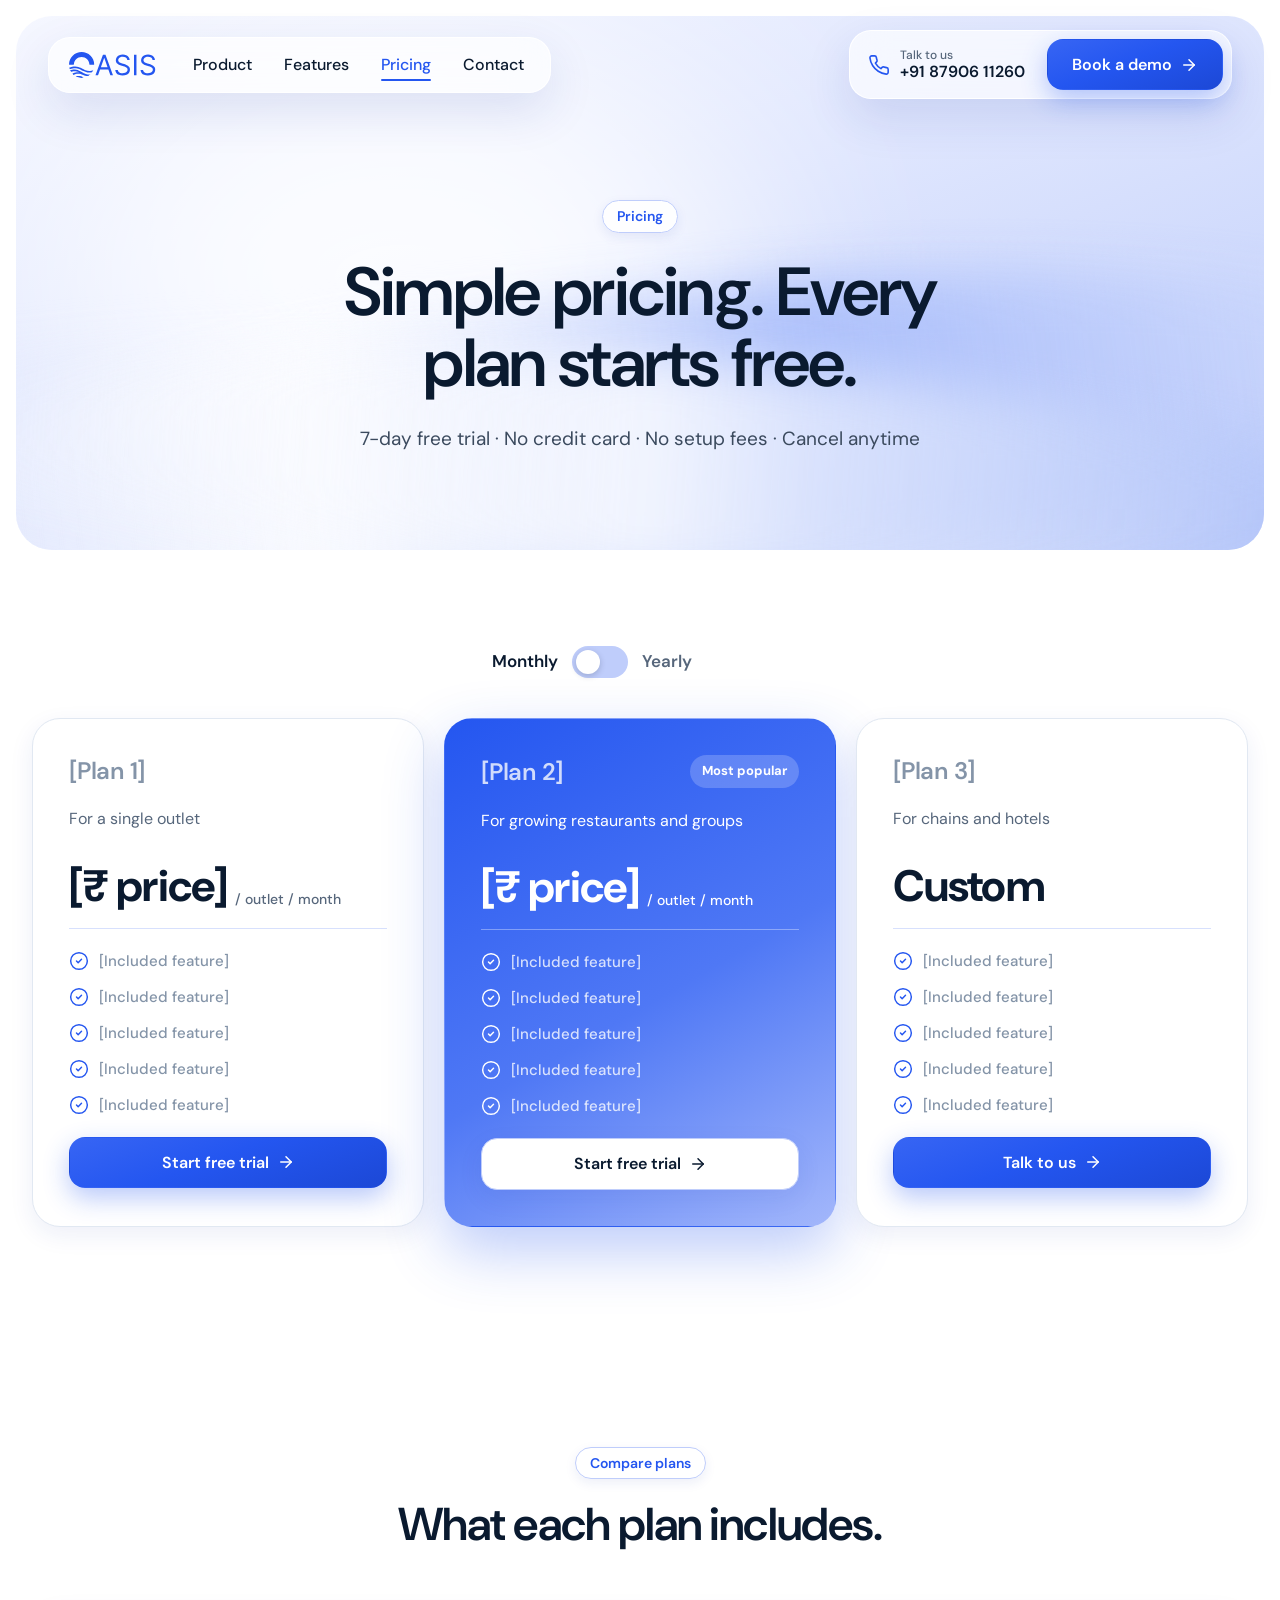
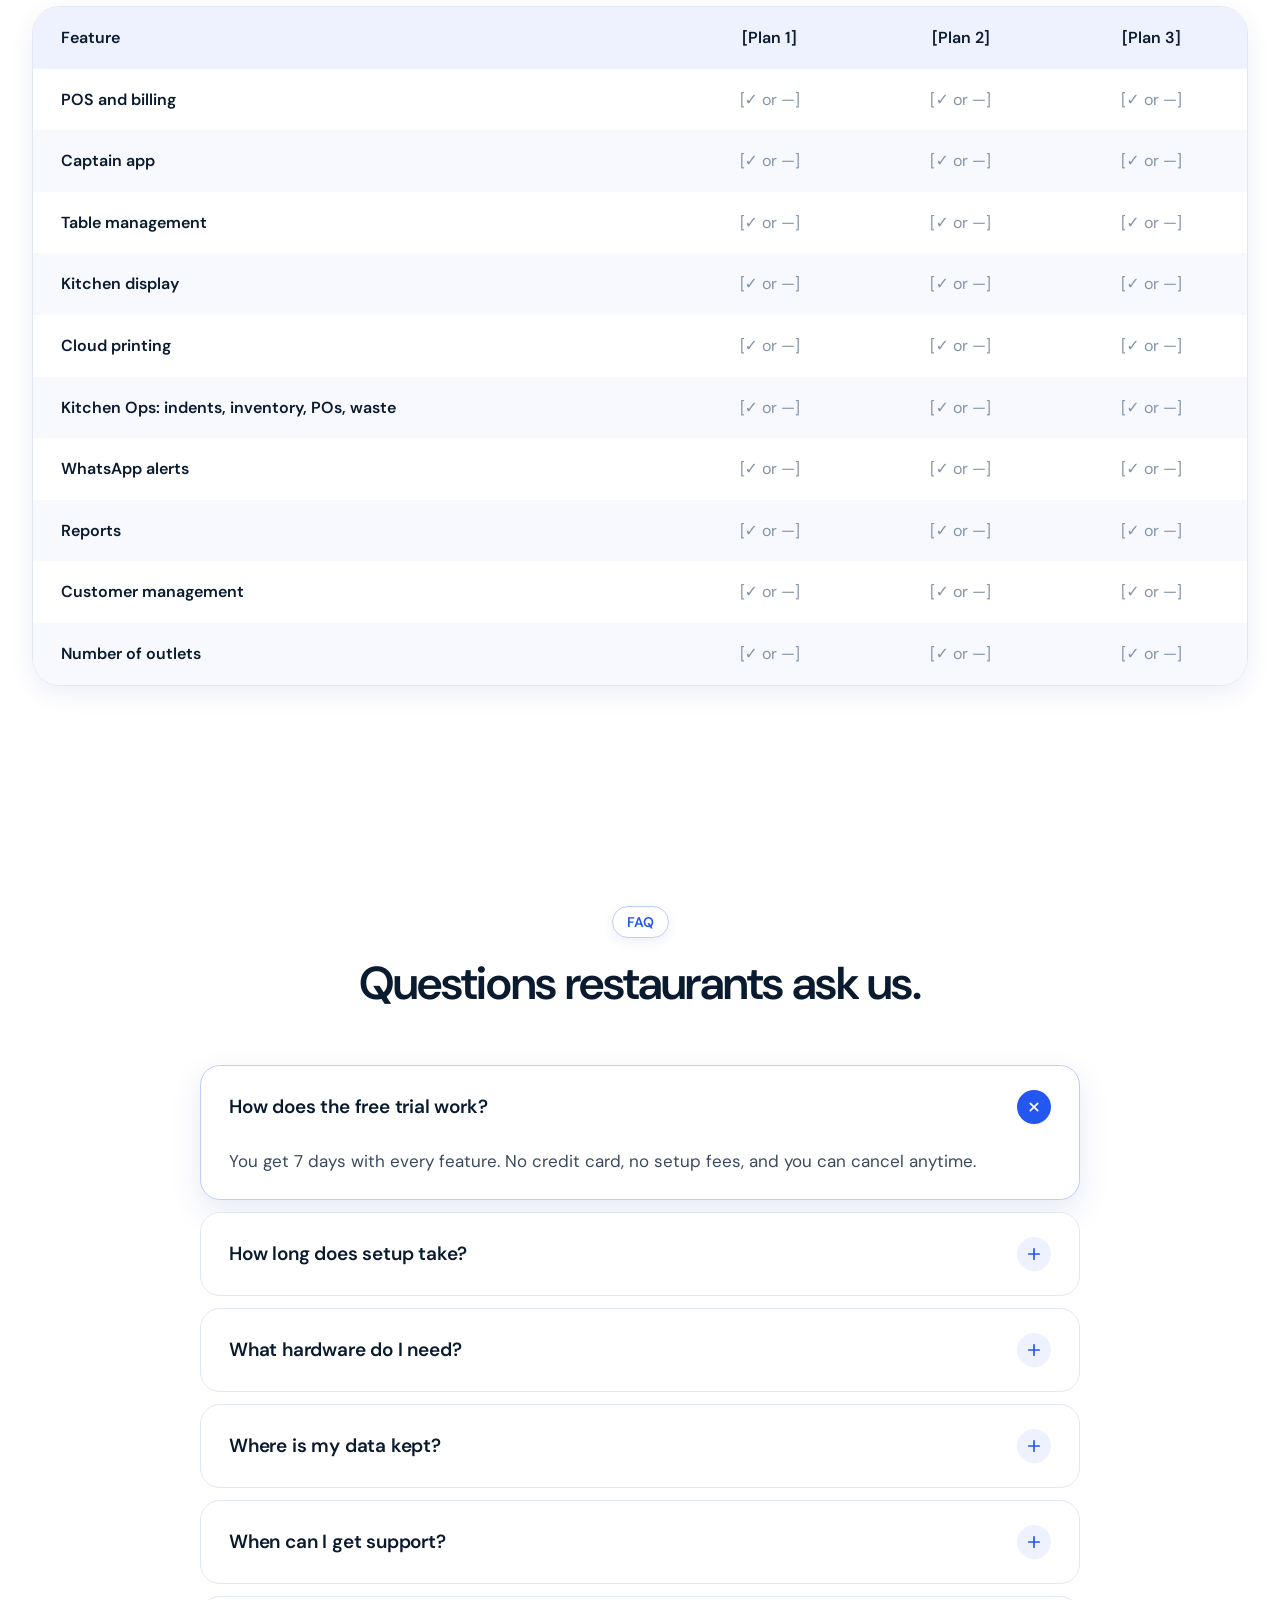
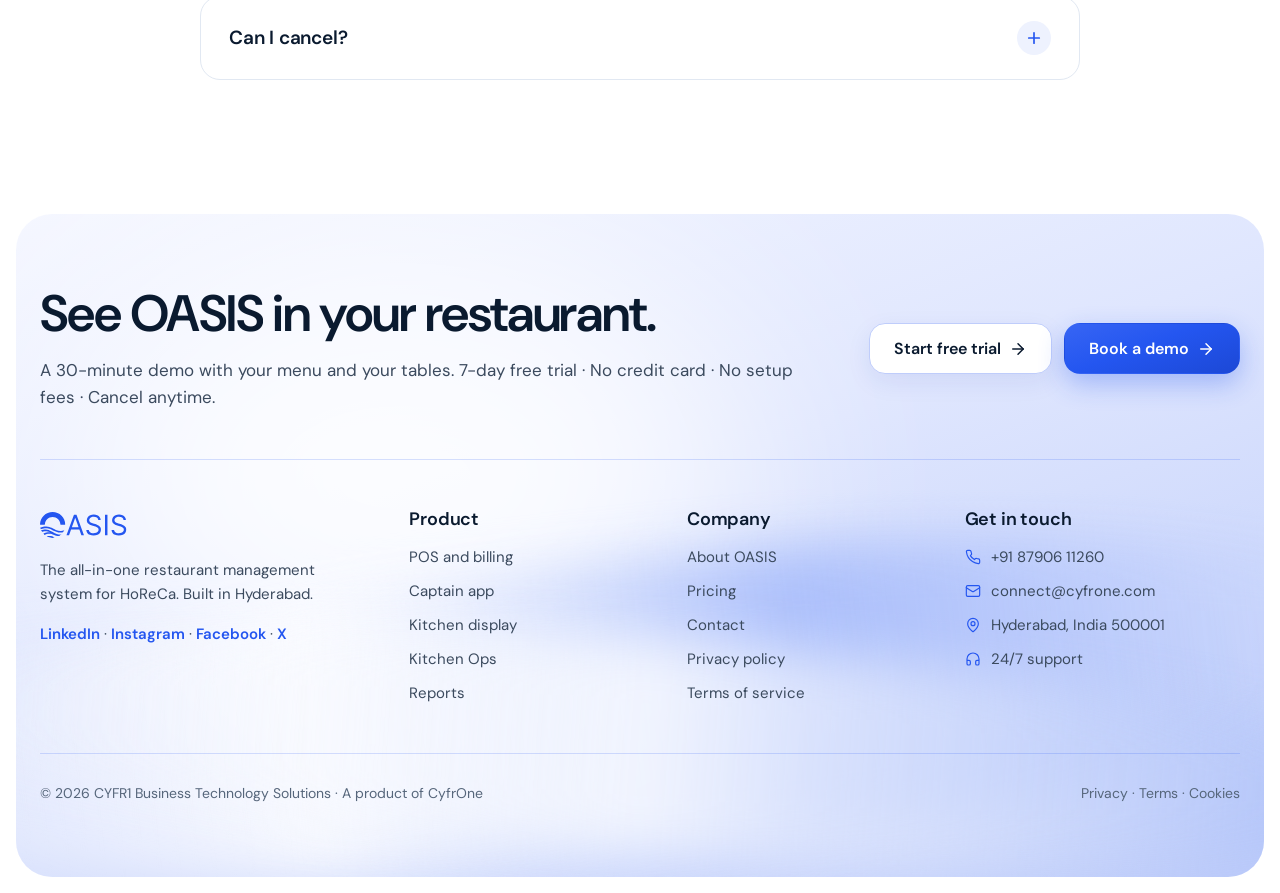
<file: pricing.html>
<!doctype html>
<html lang="en">
<head>
<meta charset="utf-8">
<meta name="viewport" content="width=device-width, initial-scale=1">
<title>Pricing · OASIS RMS</title>
<meta name="description" content="Simple pricing for restaurants, hotels and cafés. Every plan starts with a 7-day free trial.">
<meta name="theme-color" content="#2456F0">
<link rel="icon" href="assets/img/favicon.svg" type="image/svg+xml">
<link rel="preconnect" href="https://fonts.googleapis.com">
<link rel="preconnect" href="https://fonts.gstatic.com" crossorigin>
<link rel="stylesheet" href="https://fonts.googleapis.com/css2?family=DM+Sans:opsz,wght@9..40,400;9..40,500;9..40,600;9..40,700&display=swap">
<link rel="stylesheet" href="assets/css/styles.css">
<script defer src="assets/js/main.js"></script>
</head>
<body data-page="pricing">
<svg width="0" height="0" style="position:absolute" aria-hidden="true"><symbol id="i-arrow-right" viewBox="0 0 24 24"><path d="M5 12h14" /> <path d="m12 5 7 7-7 7" /></symbol><symbol id="i-check" viewBox="0 0 24 24"><path d="M20 6 9 17l-5-5" /></symbol><symbol id="i-plus" viewBox="0 0 24 24"><path d="M5 12h14" /> <path d="M12 5v14" /></symbol><symbol id="i-menu" viewBox="0 0 24 24"><line x1="4" x2="20" y1="12" y2="12" /> <line x1="4" x2="20" y1="6" y2="6" /> <line x1="4" x2="20" y1="18" y2="18" /></symbol><symbol id="i-x" viewBox="0 0 24 24"><path d="M18 6 6 18" /> <path d="m6 6 12 12" /></symbol><symbol id="i-phone" viewBox="0 0 24 24"><path d="M22 16.92v3a2 2 0 0 1-2.18 2 19.79 19.79 0 0 1-8.63-3.07 19.5 19.5 0 0 1-6-6 19.79 19.79 0 0 1-3.07-8.67A2 2 0 0 1 4.11 2h3a2 2 0 0 1 2 1.72 12.84 12.84 0 0 0 .7 2.81 2 2 0 0 1-.45 2.11L8.09 9.91a16 16 0 0 0 6 6l1.27-1.27a2 2 0 0 1 2.11-.45 12.84 12.84 0 0 0 2.81.7A2 2 0 0 1 22 16.92z" /></symbol><symbol id="i-mail" viewBox="0 0 24 24"><rect width="20" height="16" x="2" y="4" rx="2" /> <path d="m22 7-8.97 5.7a1.94 1.94 0 0 1-2.06 0L2 7" /></symbol><symbol id="i-map-pin" viewBox="0 0 24 24"><path d="M20 10c0 4.993-5.539 10.193-7.399 11.799a1 1 0 0 1-1.202 0C9.539 20.193 4 14.993 4 10a8 8 0 0 1 16 0" /> <circle cx="12" cy="10" r="3" /></symbol><symbol id="i-message-circle" viewBox="0 0 24 24"><path d="M7.9 20A9 9 0 1 0 4 16.1L2 22Z" /></symbol><symbol id="i-clock" viewBox="0 0 24 24"><circle cx="12" cy="12" r="10" /> <polyline points="12 6 12 12 16 14" /></symbol><symbol id="i-shield-check" viewBox="0 0 24 24"><path d="M20 13c0 5-3.5 7.5-7.66 8.95a1 1 0 0 1-.67-.01C7.5 20.5 4 18 4 13V6a1 1 0 0 1 1-1c2 0 4.5-1.2 6.24-2.72a1.17 1.17 0 0 1 1.52 0C14.51 3.81 17 5 19 5a1 1 0 0 1 1 1z" /> <path d="m9 12 2 2 4-4" /></symbol><symbol id="i-cloud" viewBox="0 0 24 24"><path d="M17.5 19H9a7 7 0 1 1 6.71-9h1.79a4.5 4.5 0 1 1 0 9Z" /></symbol><symbol id="i-zap" viewBox="0 0 24 24"><path d="M4 14a1 1 0 0 1-.78-1.63l9.9-10.2a.5.5 0 0 1 .86.46l-1.92 6.02A1 1 0 0 0 13 10h7a1 1 0 0 1 .78 1.63l-9.9 10.2a.5.5 0 0 1-.86-.46l1.92-6.02A1 1 0 0 0 11 14z" /></symbol><symbol id="i-headphones" viewBox="0 0 24 24"><path d="M3 14h3a2 2 0 0 1 2 2v3a2 2 0 0 1-2 2H5a2 2 0 0 1-2-2v-7a9 9 0 0 1 18 0v7a2 2 0 0 1-2 2h-1a2 2 0 0 1-2-2v-3a2 2 0 0 1 2-2h3" /></symbol><symbol id="i-monitor-smartphone" viewBox="0 0 24 24"><path d="M18 8V6a2 2 0 0 0-2-2H4a2 2 0 0 0-2 2v7a2 2 0 0 0 2 2h8" /> <path d="M10 19v-3.96 3.15" /> <path d="M7 19h5" /> <rect width="6" height="10" x="16" y="12" rx="2" /></symbol><symbol id="i-utensils" viewBox="0 0 24 24"><path d="M3 2v7c0 1.1.9 2 2 2h4a2 2 0 0 0 2-2V2" /> <path d="M7 2v20" /> <path d="M21 15V2a5 5 0 0 0-5 5v6c0 1.1.9 2 2 2h3Zm0 0v7" /></symbol><symbol id="i-chef-hat" viewBox="0 0 24 24"><path d="M17 21a1 1 0 0 0 1-1v-5.35c0-.457.316-.844.727-1.041a4 4 0 0 0-2.134-7.589 5 5 0 0 0-9.186 0 4 4 0 0 0-2.134 7.588c.411.198.727.585.727 1.041V20a1 1 0 0 0 1 1Z" /> <path d="M6 17h12" /></symbol><symbol id="i-receipt" viewBox="0 0 24 24"><path d="M4 2v20l2-1 2 1 2-1 2 1 2-1 2 1 2-1 2 1V2l-2 1-2-1-2 1-2-1-2 1-2-1-2 1Z" /> <path d="M16 8h-6a2 2 0 1 0 0 4h4a2 2 0 1 1 0 4H8" /> <path d="M12 17.5v-11" /></symbol><symbol id="i-layout-grid" viewBox="0 0 24 24"><rect width="7" height="7" x="3" y="3" rx="1" /> <rect width="7" height="7" x="14" y="3" rx="1" /> <rect width="7" height="7" x="14" y="14" rx="1" /> <rect width="7" height="7" x="3" y="14" rx="1" /></symbol><symbol id="i-printer" viewBox="0 0 24 24"><path d="M6 18H4a2 2 0 0 1-2-2v-5a2 2 0 0 1 2-2h16a2 2 0 0 1 2 2v5a2 2 0 0 1-2 2h-2" /> <path d="M6 9V3a1 1 0 0 1 1-1h10a1 1 0 0 1 1 1v6" /> <rect x="6" y="14" width="12" height="8" rx="1" /></symbol><symbol id="i-package" viewBox="0 0 24 24"><path d="M11 21.73a2 2 0 0 0 2 0l7-4A2 2 0 0 0 21 16V8a2 2 0 0 0-1-1.73l-7-4a2 2 0 0 0-2 0l-7 4A2 2 0 0 0 3 8v8a2 2 0 0 0 1 1.73z" /> <path d="M12 22V12" /> <path d="m3.3 7 7.703 4.734a2 2 0 0 0 1.994 0L20.7 7" /> <path d="m7.5 4.27 9 5.15" /></symbol><symbol id="i-clipboard-list" viewBox="0 0 24 24"><rect width="8" height="4" x="8" y="2" rx="1" ry="1" /> <path d="M16 4h2a2 2 0 0 1 2 2v14a2 2 0 0 1-2 2H6a2 2 0 0 1-2-2V6a2 2 0 0 1 2-2h2" /> <path d="M12 11h4" /> <path d="M12 16h4" /> <path d="M8 11h.01" /> <path d="M8 16h.01" /></symbol><symbol id="i-shopping-cart" viewBox="0 0 24 24"><circle cx="8" cy="21" r="1" /> <circle cx="19" cy="21" r="1" /> <path d="M2.05 2.05h2l2.66 12.42a2 2 0 0 0 2 1.58h9.78a2 2 0 0 0 1.95-1.57l1.65-7.43H5.12" /></symbol><symbol id="i-trash-2" viewBox="0 0 24 24"><path d="M3 6h18" /> <path d="M19 6v14c0 1-1 2-2 2H7c-1 0-2-1-2-2V6" /> <path d="M8 6V4c0-1 1-2 2-2h4c1 0 2 1 2 2v2" /> <line x1="10" x2="10" y1="11" y2="17" /> <line x1="14" x2="14" y1="11" y2="17" /></symbol><symbol id="i-chart-column" viewBox="0 0 24 24"><path d="M3 3v16a2 2 0 0 0 2 2h16" /> <path d="M18 17V9" /> <path d="M13 17V5" /> <path d="M8 17v-3" /></symbol><symbol id="i-users" viewBox="0 0 24 24"><path d="M16 21v-2a4 4 0 0 0-4-4H6a4 4 0 0 0-4 4v2" /> <circle cx="9" cy="7" r="4" /> <path d="M22 21v-2a4 4 0 0 0-3-3.87" /> <path d="M16 3.13a4 4 0 0 1 0 7.75" /></symbol><symbol id="i-star" viewBox="0 0 24 24"><path d="M11.525 2.295a.53.53 0 0 1 .95 0l2.31 4.679a2.123 2.123 0 0 0 1.595 1.16l5.166.756a.53.53 0 0 1 .294.904l-3.736 3.638a2.123 2.123 0 0 0-.611 1.878l.882 5.14a.53.53 0 0 1-.771.56l-4.618-2.428a2.122 2.122 0 0 0-1.973 0L6.396 21.01a.53.53 0 0 1-.77-.56l.881-5.139a2.122 2.122 0 0 0-.611-1.879L2.16 9.795a.53.53 0 0 1 .294-.906l5.165-.755a2.122 2.122 0 0 0 1.597-1.16z" /></symbol><symbol id="i-qr-code" viewBox="0 0 24 24"><rect width="5" height="5" x="3" y="3" rx="1" /> <rect width="5" height="5" x="16" y="3" rx="1" /> <rect width="5" height="5" x="3" y="16" rx="1" /> <path d="M21 16h-3a2 2 0 0 0-2 2v3" /> <path d="M21 21v.01" /> <path d="M12 7v3a2 2 0 0 1-2 2H7" /> <path d="M3 12h.01" /> <path d="M12 3h.01" /> <path d="M12 16v.01" /> <path d="M16 12h1" /> <path d="M21 12v.01" /> <path d="M12 21v-1" /></symbol><symbol id="i-sparkles" viewBox="0 0 24 24"><path d="M9.937 15.5A2 2 0 0 0 8.5 14.063l-6.135-1.582a.5.5 0 0 1 0-.962L8.5 9.936A2 2 0 0 0 9.937 8.5l1.582-6.135a.5.5 0 0 1 .963 0L14.063 8.5A2 2 0 0 0 15.5 9.937l6.135 1.581a.5.5 0 0 1 0 .964L15.5 14.063a2 2 0 0 0-1.437 1.437l-1.582 6.135a.5.5 0 0 1-.963 0z" /> <path d="M20 3v4" /> <path d="M22 5h-4" /> <path d="M4 17v2" /> <path d="M5 18H3" /></symbol><symbol id="i-timer" viewBox="0 0 24 24"><line x1="10" x2="14" y1="2" y2="2" /> <line x1="12" x2="15" y1="14" y2="11" /> <circle cx="12" cy="14" r="8" /></symbol><symbol id="i-smartphone" viewBox="0 0 24 24"><rect width="14" height="20" x="5" y="2" rx="2" ry="2" /> <path d="M12 18h.01" /></symbol><symbol id="i-tablet" viewBox="0 0 24 24"><rect width="16" height="20" x="4" y="2" rx="2" ry="2" /> <line x1="12" x2="12.01" y1="18" y2="18" /></symbol><symbol id="i-wallet" viewBox="0 0 24 24"><path d="M19 7V4a1 1 0 0 0-1-1H5a2 2 0 0 0 0 4h15a1 1 0 0 1 1 1v4h-3a2 2 0 0 0 0 4h3a1 1 0 0 0 1-1v-2a1 1 0 0 0-1-1" /> <path d="M3 5v14a2 2 0 0 0 2 2h15a1 1 0 0 0 1-1v-4" /></symbol><symbol id="i-bell" viewBox="0 0 24 24"><path d="M6 8a6 6 0 0 1 12 0c0 7 3 9 3 9H3s3-2 3-9" /> <path d="M10.3 21a1.94 1.94 0 0 0 3.4 0" /></symbol><symbol id="i-circle-check" viewBox="0 0 24 24"><circle cx="12" cy="12" r="10" /> <path d="m9 12 2 2 4-4" /></symbol><symbol id="i-rocket" viewBox="0 0 24 24"><path d="M4.5 16.5c-1.5 1.26-2 5-2 5s3.74-.5 5-2c.71-.84.7-2.13-.09-2.91a2.18 2.18 0 0 0-2.91-.09z" /> <path d="m12 15-3-3a22 22 0 0 1 2-3.95A12.88 12.88 0 0 1 22 2c0 2.72-.78 7.5-6 11a22.35 22.35 0 0 1-4 2z" /> <path d="M9 12H4s.55-3.03 2-4c1.62-1.08 5 0 5 0" /> <path d="M12 15v5s3.03-.55 4-2c1.08-1.62 0-5 0-5" /></symbol><symbol id="i-user-round" viewBox="0 0 24 24"><circle cx="12" cy="8" r="5" /> <path d="M20 21a8 8 0 0 0-16 0" /></symbol><symbol id="i-store" viewBox="0 0 24 24"><path d="m2 7 4.41-4.41A2 2 0 0 1 7.83 2h8.34a2 2 0 0 1 1.42.59L22 7" /> <path d="M4 12v8a2 2 0 0 0 2 2h12a2 2 0 0 0 2-2v-8" /> <path d="M15 22v-4a2 2 0 0 0-2-2h-2a2 2 0 0 0-2 2v4" /> <path d="M2 7h20" /> <path d="M22 7v3a2 2 0 0 1-2 2a2.7 2.7 0 0 1-1.59-.63.7.7 0 0 0-.82 0A2.7 2.7 0 0 1 16 12a2.7 2.7 0 0 1-1.59-.63.7.7 0 0 0-.82 0A2.7 2.7 0 0 1 12 12a2.7 2.7 0 0 1-1.59-.63.7.7 0 0 0-.82 0A2.7 2.7 0 0 1 8 12a2.7 2.7 0 0 1-1.59-.63.7.7 0 0 0-.82 0A2.7 2.7 0 0 1 4 12a2 2 0 0 1-2-2V7" /></symbol><symbol id="i-layers" viewBox="0 0 24 24"><path d="m12.83 2.18a2 2 0 0 0-1.66 0L2.6 6.08a1 1 0 0 0 0 1.83l8.58 3.91a2 2 0 0 0 1.66 0l8.58-3.9a1 1 0 0 0 0-1.83Z" /> <path d="m22 17.65-9.17 4.16a2 2 0 0 1-1.66 0L2 17.65" /> <path d="m22 12.65-9.17 4.16a2 2 0 0 1-1.66 0L2 12.65" /></symbol><symbol id="i-calendar-check" viewBox="0 0 24 24"><path d="M8 2v4" /> <path d="M16 2v4" /> <rect width="18" height="18" x="3" y="4" rx="2" /> <path d="M3 10h18" /> <path d="m9 16 2 2 4-4" /></symbol><symbol id="i-percent" viewBox="0 0 24 24"><line x1="19" x2="5" y1="5" y2="19" /> <circle cx="6.5" cy="6.5" r="2.5" /> <circle cx="17.5" cy="17.5" r="2.5" /></symbol><symbol id="i-truck" viewBox="0 0 24 24"><path d="M14 18V6a2 2 0 0 0-2-2H4a2 2 0 0 0-2 2v11a1 1 0 0 0 1 1h2" /> <path d="M15 18H9" /> <path d="M19 18h2a1 1 0 0 0 1-1v-3.65a1 1 0 0 0-.22-.624l-3.48-4.35A1 1 0 0 0 17.52 8H14" /> <circle cx="17" cy="18" r="2" /> <circle cx="7" cy="18" r="2" /></symbol><symbol id="i-search" viewBox="0 0 24 24"><circle cx="11" cy="11" r="8" /> <path d="m21 21-4.3-4.3" /></symbol><symbol id="i-arrow-up-right" viewBox="0 0 24 24"><path d="M7 7h10v10" /> <path d="M7 17 17 7" /></symbol><symbol id="i-quote" viewBox="0 0 24 24"><path d="M16 3a2 2 0 0 0-2 2v6a2 2 0 0 0 2 2 1 1 0 0 1 1 1v1a2 2 0 0 1-2 2 1 1 0 0 0-1 1v2a1 1 0 0 0 1 1 6 6 0 0 0 6-6V5a2 2 0 0 0-2-2z" /> <path d="M5 3a2 2 0 0 0-2 2v6a2 2 0 0 0 2 2 1 1 0 0 1 1 1v1a2 2 0 0 1-2 2 1 1 0 0 0-1 1v2a1 1 0 0 0 1 1 6 6 0 0 0 6-6V5a2 2 0 0 0-2-2z" /></symbol><symbol id="i-play" viewBox="0 0 24 24"><polygon points="6 3 20 12 6 21 6 3" /></symbol><symbol id="i-trending-down" viewBox="0 0 24 24"><polyline points="22 17 13.5 8.5 8.5 13.5 2 7" /> <polyline points="16 17 22 17 22 11" /></symbol><symbol id="i-circle-alert" viewBox="0 0 24 24"><circle cx="12" cy="12" r="10" /> <line x1="12" x2="12" y1="8" y2="12" /> <line x1="12" x2="12.01" y1="16" y2="16" /></symbol></svg>

<a class="skip" href="#main">Skip to content</a>
<header class="site-header" data-header>
  <div class="wrap header-row">
    <nav class="glass nav-pill" aria-label="Main">
      <a class="logo" href="index.html"><img src="assets/img/oasis-logo.svg" alt="OASIS home" width="246" height="95"></a>
      <ul class="nav-links"><li><a href="index.html">Product</a></li><li><a href="features.html">Features</a></li><li><a href="pricing.html" aria-current="page">Pricing</a></li><li><a href="contact.html">Contact</a></li></ul>
    </nav>
    <div class="glass nav-actions">
      <a class="nav-phone" href="tel:+918790611260"><svg class="ic" aria-hidden="true"><use href="#i-phone"/></svg><span><small>Talk to us</small>+91 87906 11260</span></a>
      <a class="btn btn-primary" href="contact.html"><span>Book a demo</span><svg class="ic btn-arrow" aria-hidden="true"><use href="#i-arrow-right"/></svg></a>
    </div>
    <button class="menu-btn glass" type="button" aria-expanded="false" aria-controls="mobile-menu" data-menu-open><svg class="ic" aria-hidden="true"><use href="#i-menu"/></svg><span class="sr">Open menu</span></button>
  </div>
  <div class="mobile-menu" id="mobile-menu" hidden data-menu>
    <div class="mobile-sheet">
      <div class="mobile-top"><a class="logo" href="index.html"><img src="assets/img/oasis-logo.svg" alt="OASIS home" width="246" height="95"></a><button class="menu-btn" type="button" data-menu-close><svg class="ic" aria-hidden="true"><use href="#i-x"/></svg><span class="sr">Close menu</span></button></div>
      <ul><li><a href="index.html">Product<svg class="ic" aria-hidden="true"><use href="#i-arrow-up-right"/></svg></a></li><li><a href="features.html">Features<svg class="ic" aria-hidden="true"><use href="#i-arrow-up-right"/></svg></a></li><li><a href="pricing.html" aria-current="page">Pricing<svg class="ic" aria-hidden="true"><use href="#i-arrow-up-right"/></svg></a></li><li><a href="contact.html">Contact<svg class="ic" aria-hidden="true"><use href="#i-arrow-up-right"/></svg></a></li></ul>
      <a class="nav-phone" href="tel:+918790611260"><svg class="ic" aria-hidden="true"><use href="#i-phone"/></svg><span>+91 87906 11260</span></a>
      <a class="btn btn-primary btn-block" href="contact.html"><span>Book a demo</span><svg class="ic btn-arrow" aria-hidden="true"><use href="#i-arrow-right"/></svg></a>
      <a class="btn btn-secondary btn-block" href="contact.html"><span>Start 7-day free trial</span><svg class="ic btn-arrow" aria-hidden="true"><use href="#i-arrow-right"/></svg></a>
    </div>
  </div>
</header>
<main id="main">

<section class="shell hero hero-short">
  <div class="waves" aria-hidden="true"><span class="glow"></span><span class="wave w1"></span><span class="wave w2"></span></div>
  <div class="wrap hero-copy">
    <span class="pill intro" style="--d:0">Pricing</span>
    <h1 class="intro" style="--d:1">Simple pricing. Every plan starts free.</h1>
    <p class="lead intro" style="--d:2">7-day free trial · No credit card · No setup fees · Cancel anytime</p>
  </div>
</section>
<section class="section wrap plans-sec">
  <div class="billing" data-reveal>
    <span data-bill-label="monthly" class="is-on">Monthly</span>
    <button class="switch" type="button" role="switch" aria-checked="false" aria-label="Bill yearly" data-billing><i></i></button>
    <span data-bill-label="yearly">Yearly</span>
    <span class="save ph" data-save>Save [x]%</span>
  </div>
  <!-- PLACEHOLDER: plan names, prices and inclusions are not final -->
  <div class="plans" data-reveal data-stagger>
    
    <article class="plan">
      <div class="plan-top"><h3 class="ph">[Plan 1]</h3></div>
      <p>For a single outlet</p>
      <div class="price"><strong class="ph" data-monthly="[₹ price]" data-yearly="[₹ price]">[₹ price]</strong><span data-monthly="/ outlet / month" data-yearly="/ outlet / month, billed yearly">/ outlet / month</span></div>
      <hr>
      <ul class="checks"><li><svg class="ic" aria-hidden="true"><use href="#i-circle-check"/></svg><span class="ph">[Included feature]</span></li><li><svg class="ic" aria-hidden="true"><use href="#i-circle-check"/></svg><span class="ph">[Included feature]</span></li><li><svg class="ic" aria-hidden="true"><use href="#i-circle-check"/></svg><span class="ph">[Included feature]</span></li><li><svg class="ic" aria-hidden="true"><use href="#i-circle-check"/></svg><span class="ph">[Included feature]</span></li><li><svg class="ic" aria-hidden="true"><use href="#i-circle-check"/></svg><span class="ph">[Included feature]</span></li></ul>
      <a class="btn btn-primary btn-block" href="contact.html"><span>Start free trial</span><svg class="ic btn-arrow" aria-hidden="true"><use href="#i-arrow-right"/></svg></a>
    </article>
    <article class="plan plan-hi">
      <div class="plan-top"><h3 class="ph">[Plan 2]</h3><span class="popular">Most popular</span></div>
      <p>For growing restaurants and groups</p>
      <div class="price"><strong class="ph" data-monthly="[₹ price]" data-yearly="[₹ price]">[₹ price]</strong><span data-monthly="/ outlet / month" data-yearly="/ outlet / month, billed yearly">/ outlet / month</span></div>
      <hr>
      <ul class="checks"><li><svg class="ic" aria-hidden="true"><use href="#i-circle-check"/></svg><span class="ph">[Included feature]</span></li><li><svg class="ic" aria-hidden="true"><use href="#i-circle-check"/></svg><span class="ph">[Included feature]</span></li><li><svg class="ic" aria-hidden="true"><use href="#i-circle-check"/></svg><span class="ph">[Included feature]</span></li><li><svg class="ic" aria-hidden="true"><use href="#i-circle-check"/></svg><span class="ph">[Included feature]</span></li><li><svg class="ic" aria-hidden="true"><use href="#i-circle-check"/></svg><span class="ph">[Included feature]</span></li></ul>
      <a class="btn btn-secondary btn-block" href="contact.html"><span>Start free trial</span><svg class="ic btn-arrow" aria-hidden="true"><use href="#i-arrow-right"/></svg></a>
    </article>
    <article class="plan">
      <div class="plan-top"><h3 class="ph">[Plan 3]</h3></div>
      <p>For chains and hotels</p>
      <div class="price"><strong>Custom</strong></div>
      <hr>
      <ul class="checks"><li><svg class="ic" aria-hidden="true"><use href="#i-circle-check"/></svg><span class="ph">[Included feature]</span></li><li><svg class="ic" aria-hidden="true"><use href="#i-circle-check"/></svg><span class="ph">[Included feature]</span></li><li><svg class="ic" aria-hidden="true"><use href="#i-circle-check"/></svg><span class="ph">[Included feature]</span></li><li><svg class="ic" aria-hidden="true"><use href="#i-circle-check"/></svg><span class="ph">[Included feature]</span></li><li><svg class="ic" aria-hidden="true"><use href="#i-circle-check"/></svg><span class="ph">[Included feature]</span></li></ul>
      <a class="btn btn-primary btn-block" href="contact.html"><span>Talk to us</span><svg class="ic btn-arrow" aria-hidden="true"><use href="#i-arrow-right"/></svg></a>
    </article>
  </div>
</section>
<section class="section wrap">
  <div class="sec-head center" data-reveal><span class="pill">Compare plans</span><h2 data-split>What each plan includes.</h2></div>
  <div class="table-wrap" data-reveal>
    <table class="compare">
      <thead><tr><th scope="col">Feature</th><th scope="col" class="ph">[Plan 1]</th><th scope="col" class="ph">[Plan 2]</th><th scope="col" class="ph">[Plan 3]</th></tr></thead>
      <tbody><tr><th scope="row">POS and billing</th><td class="ph">[✓ or —]</td><td class="ph">[✓ or —]</td><td class="ph">[✓ or —]</td></tr><tr><th scope="row">Captain app</th><td class="ph">[✓ or —]</td><td class="ph">[✓ or —]</td><td class="ph">[✓ or —]</td></tr><tr><th scope="row">Table management</th><td class="ph">[✓ or —]</td><td class="ph">[✓ or —]</td><td class="ph">[✓ or —]</td></tr><tr><th scope="row">Kitchen display</th><td class="ph">[✓ or —]</td><td class="ph">[✓ or —]</td><td class="ph">[✓ or —]</td></tr><tr><th scope="row">Cloud printing</th><td class="ph">[✓ or —]</td><td class="ph">[✓ or —]</td><td class="ph">[✓ or —]</td></tr><tr><th scope="row">Kitchen Ops: indents, inventory, POs, waste</th><td class="ph">[✓ or —]</td><td class="ph">[✓ or —]</td><td class="ph">[✓ or —]</td></tr><tr><th scope="row">WhatsApp alerts</th><td class="ph">[✓ or —]</td><td class="ph">[✓ or —]</td><td class="ph">[✓ or —]</td></tr><tr><th scope="row">Reports</th><td class="ph">[✓ or —]</td><td class="ph">[✓ or —]</td><td class="ph">[✓ or —]</td></tr><tr><th scope="row">Customer management</th><td class="ph">[✓ or —]</td><td class="ph">[✓ or —]</td><td class="ph">[✓ or —]</td></tr><tr><th scope="row">Number of outlets</th><td class="ph">[✓ or —]</td><td class="ph">[✓ or —]</td><td class="ph">[✓ or —]</td></tr></tbody>
    </table>
  </div>
</section>
<section class="section wrap faq-sec">
  <div class="sec-head center" data-reveal><span class="pill">FAQ</span><h2 data-split>Questions restaurants ask us.</h2></div>
  <div class="faq" data-reveal data-stagger>
    
    <div class="faq-item is-open">
      <h3><button type="button" aria-expanded="true" aria-controls="faq-0" id="faq-q-0" data-faq>How does the free trial work?<span class="faq-ic"><svg class="ic" aria-hidden="true"><use href="#i-plus"/></svg></span></button></h3>
      <div class="faq-a" id="faq-0" role="region" aria-labelledby="faq-q-0"><div><p>You get 7 days with every feature. No credit card, no setup fees, and you can cancel anytime.</p></div></div>
    </div>
    <div class="faq-item">
      <h3><button type="button" aria-expanded="false" aria-controls="faq-1" id="faq-q-1" data-faq>How long does setup take?<span class="faq-ic"><svg class="ic" aria-hidden="true"><use href="#i-plus"/></svg></span></button></h3>
      <div class="faq-a" id="faq-1" role="region" aria-labelledby="faq-q-1"><div><p>Most restaurants are live in 24–48 hours. Our onboarding team helps you get set up.</p></div></div>
    </div>
    <div class="faq-item">
      <h3><button type="button" aria-expanded="false" aria-controls="faq-2" id="faq-q-2" data-faq>What hardware do I need?<span class="faq-ic"><svg class="ic" aria-hidden="true"><use href="#i-plus"/></svg></span></button></h3>
      <div class="faq-a" id="faq-2" role="region" aria-labelledby="faq-q-2"><div><p>OASIS runs on phones, tablets and computers. <span class="ph">[Confirm supported printers and devices.]</span></p></div></div>
    </div>
    <div class="faq-item">
      <h3><button type="button" aria-expanded="false" aria-controls="faq-3" id="faq-q-3" data-faq>Where is my data kept?<span class="faq-ic"><svg class="ic" aria-hidden="true"><use href="#i-plus"/></svg></span></button></h3>
      <div class="faq-a" id="faq-3" role="region" aria-labelledby="faq-q-3"><div><p>On Microsoft Azure. You can reach it any time, from any device.</p></div></div>
    </div>
    <div class="faq-item">
      <h3><button type="button" aria-expanded="false" aria-controls="faq-4" id="faq-q-4" data-faq>When can I get support?<span class="faq-ic"><svg class="ic" aria-hidden="true"><use href="#i-plus"/></svg></span></button></h3>
      <div class="faq-a" id="faq-4" role="region" aria-labelledby="faq-q-4"><div><p>24/7, by phone, email or WhatsApp.</p></div></div>
    </div>
    <div class="faq-item">
      <h3><button type="button" aria-expanded="false" aria-controls="faq-5" id="faq-q-5" data-faq>Can I cancel?<span class="faq-ic"><svg class="ic" aria-hidden="true"><use href="#i-plus"/></svg></span></button></h3>
      <div class="faq-a" id="faq-5" role="region" aria-labelledby="faq-q-5"><div><p>Yes, anytime. <span class="ph">[Confirm notice period and data export.]</span></p></div></div>
    </div>
  </div>
</section>

</main>

<footer class="shell footer" data-reveal>
  <div class="waves" aria-hidden="true"><span class="glow"></span><span class="wave w1"></span><span class="wave w2"></span></div>
  <div class="wrap">
    <div class="cta-row">
      <div>
        <h2 data-split>See OASIS in your restaurant.</h2>
        <p>A 30-minute demo with your menu and your tables. 7-day free trial · No credit card · No setup fees · Cancel anytime.</p>
      </div>
      <div class="btn-row"><a class="btn btn-secondary" href="contact.html"><span>Start free trial</span><svg class="ic btn-arrow" aria-hidden="true"><use href="#i-arrow-right"/></svg></a><a class="btn btn-primary" href="contact.html"><span>Book a demo</span><svg class="ic btn-arrow" aria-hidden="true"><use href="#i-arrow-right"/></svg></a></div>
    </div>
    <hr>
    <div class="foot-cols">
      <div class="foot-brand">
        <a class="logo" href="index.html"><img src="assets/img/oasis-logo.svg" alt="OASIS home" width="246" height="95"></a>
        <p>The all-in-one restaurant management system for HoReCa. Built in Hyderabad.</p>
        <p class="socials"><a href="#">LinkedIn</a> · <a href="#">Instagram</a> · <a href="#">Facebook</a> · <a href="#">X</a></p>
      </div>
      <div><h3>Product</h3><ul><li><a href="features.html#ordering">POS and billing</a></li><li><a href="features.html#ordering">Captain app</a></li><li><a href="features.html#ordering">Kitchen display</a></li><li><a href="features.html#kitchen-ops">Kitchen Ops</a></li><li><a href="features.html#insights">Reports</a></li></ul></div>
      <div><h3>Company</h3><ul><li><a href="index.html">About OASIS</a></li><li><a href="pricing.html">Pricing</a></li><li><a href="contact.html">Contact</a></li><li><a href="#">Privacy policy</a></li><li><a href="#">Terms of service</a></li></ul></div>
      <div><h3>Get in touch</h3><ul class="contact-list">
        <li><svg class="ic" aria-hidden="true"><use href="#i-phone"/></svg><a href="tel:+918790611260">+91 87906 11260</a></li>
        <li><svg class="ic" aria-hidden="true"><use href="#i-mail"/></svg><a href="mailto:connect@cyfrone.com">connect@cyfrone.com</a></li>
        <li><svg class="ic" aria-hidden="true"><use href="#i-map-pin"/></svg><span>Hyderabad, India 500001</span></li>
        <li><svg class="ic" aria-hidden="true"><use href="#i-headphones"/></svg><span>24/7 support</span></li></ul></div>
    </div>
    <hr>
    <div class="foot-bottom"><span>© <span data-year>2026</span> CYFR1 Business Technology Solutions · A product of CyfrOne</span><span><a href="#">Privacy</a> · <a href="#">Terms</a> · <a href="#">Cookies</a></span></div>
  </div>
</footer>
<div class="sticky-cta" data-sticky-cta>
  <div><strong>Book a 30-minute demo</strong><small>Live in 24–48 hours</small></div>
  <a class="btn btn-primary" href="contact.html"><span>Book a demo</span><svg class="ic btn-arrow" aria-hidden="true"><use href="#i-arrow-right"/></svg></a>
</div>
</body>
</html>
</file>
<file: assets/css/styles.css>
/* =========================================================
   OASIS RMS · website styles
   Brand blue #2456F0. DM Sans.
   ========================================================= */
:root {
  color-scheme: light;
  --brand: #2456F0;
  --brand-deep: #1A42C9;
  --brand-ink: #12309A;
  --brand-2: #4F78F5;
  --brand-soft: #A9BCFA;
  --tint: #EEF2FE;
  --tint-2: #DCE4FD;
  --tint-3: #BFCDFB;
  --ink: #0A1A2F;
  --body: #3B4A5E;
  --muted: #56667B;
  --faint: #8494A8;
  --line: #E1E8F2;
  --bg: #FFFFFF;
  --green: #0E9F5B; --green-bg: #E8F8EF;
  --amber: #B95A06; --amber-bg: #FFF1DE;
  --purple: #5B21B6; --purple-bg: #F2ECFE;
  --hero: linear-gradient(160deg, #F5F7FF 0%, #DFE6FE 45%, #BCCBFA 100%);
  --blue-panel: linear-gradient(150deg, #2456F0 0%, #4F78F5 55%, #A3B7FB 100%);
  --btn-grad: linear-gradient(160deg, #3765F4 0%, #2456F0 45%, #1C48D6 100%);
  --glass: rgba(255, 255, 255, .64);
  --shadow-glass: 0 18px 48px rgba(24, 52, 160, .12);
  --shadow-soft: 0 8px 24px rgba(24, 52, 160, .08);
  --shadow-btn: 0 10px 26px rgba(36, 86, 240, .32);
  --r-xl: 36px; --r-lg: 28px; --r-md: 20px; --r-sm: 14px;
  --ease: cubic-bezier(.2, .7, .2, 1);
  --header-h: 104px;
  font-family: 'DM Sans', system-ui, -apple-system, 'Segoe UI', Roboto, sans-serif;
}
*, *::before, *::after { box-sizing: border-box; }
html { scroll-behavior: smooth; -webkit-text-size-adjust: 100%; }
body { margin: 0; background: var(--bg); color: var(--body); font-size: 17px; line-height: 1.6; overflow-x: hidden; }
img { max-width: 100%; height: auto; display: block; }
a { color: inherit; }
h1, h2, h3 { color: var(--ink); margin: 0; font-weight: 600; text-wrap: balance; }
h1 { font-size: clamp(40px, 5.6vw, 68px); line-height: 1.05; letter-spacing: -.025em; }
h2 { font-size: clamp(30px, 3.6vw, 48px); line-height: 1.1; letter-spacing: -.02em; }
h3 { font-size: 21px; line-height: 1.3; letter-spacing: -.01em; }
p { margin: 0; }
ul, ol { margin: 0; padding: 0; list-style: none; }
hr { border: 0; height: 1px; background: rgba(36, 86, 240, .18); margin: 0; }
[hidden] { display: none !important; }
.sr { position: absolute; width: 1px; height: 1px; overflow: hidden; clip: rect(0 0 0 0); white-space: nowrap; }
.skip { position: absolute; left: 16px; top: -60px; z-index: 100; background: var(--ink); color: #fff; padding: 10px 16px; border-radius: 10px; }
.skip:focus { top: 16px; }
:focus-visible { outline: 3px solid var(--brand-2); outline-offset: 3px; border-radius: 8px; }
.wrap { width: 100%; max-width: 1264px; margin-inline: auto; padding-inline: 24px; }
.ph { color: var(--faint); }
.plan-hi .ph { color: rgba(255, 255, 255, .78); }

/* ---------- icons ---------- */
.ic { width: 20px; height: 20px; flex: none; fill: none; stroke: currentColor; stroke-width: 1.75; stroke-linecap: round; stroke-linejoin: round; }

/* ---------- surfaces ---------- */
.glass { background: var(--glass); border: 1.5px solid rgba(255, 255, 255, .95); box-shadow: var(--shadow-glass); -webkit-backdrop-filter: blur(18px); backdrop-filter: blur(18px); }
.shell { position: relative; margin: 16px; border-radius: var(--r-xl); background: var(--hero); overflow: hidden; isolation: isolate; }
.blue-panel { background: var(--blue-panel); color: #fff; }
.pill { display: inline-flex; align-items: center; gap: 8px; padding: 7px 14px; border-radius: 999px; background: rgba(255, 255, 255, .85); border: 1px solid var(--tint-3); color: var(--brand); font-size: 14px; font-weight: 600; line-height: 1.2; box-shadow: 0 4px 12px rgba(24, 52, 160, .08); }
.tile { display: inline-grid; place-items: center; width: 56px; height: 56px; border-radius: 50%; background: #fff; color: var(--brand); box-shadow: var(--shadow-soft); flex: none; }
.tile .ic { width: 26px; height: 26px; }
.tile-soft { background: var(--tint); box-shadow: none; width: 46px; height: 46px; border-radius: 50%; }
.tile-soft .ic { width: 22px; height: 22px; }
.tile-amber { background: var(--amber-bg); color: var(--amber); box-shadow: none; width: 46px; height: 46px; border-radius: 50%; }
.badge { display: inline-grid; place-items: center; width: 52px; height: 52px; border-radius: 16px; color: #fff; }
.badge .ic { width: 24px; height: 24px; stroke-width: 2; }
.badge-blue { background: radial-gradient(circle at 30% 25%, #9DB4FF, #2456F0 75%); box-shadow: 0 8px 18px rgba(36, 86, 240, .3); }
.badge-amber { background: radial-gradient(circle at 30% 25%, #FFC36B, #E2700B 75%); box-shadow: 0 8px 18px rgba(226, 112, 11, .3); }
.badge-green { background: radial-gradient(circle at 30% 25%, #7EE2B0, #0E9F5B 75%); box-shadow: 0 8px 18px rgba(14, 159, 91, .3); }
.badge-purple { background: radial-gradient(circle at 30% 25%, #C3A6FF, #6D35E8 75%); box-shadow: 0 8px 18px rgba(109, 53, 232, .3); }
.tag { display: inline-block; padding: 5px 11px; border-radius: 999px; background: var(--tint); color: var(--brand); font-size: 12.5px; font-weight: 600; }
.link { color: var(--brand); font-weight: 600; font-size: 15px; text-decoration: underline; text-underline-offset: 4px; }
.link:hover { color: var(--brand-deep); }

/* ---------- buttons ---------- */
.btn { --gap: 8px; display: inline-flex; align-items: center; justify-content: center; gap: var(--gap); padding: 15px 24px; border-radius: 16px; font-family: inherit; font-weight: 600; font-size: 16px; line-height: 1.2; text-decoration: none; cursor: pointer; border: 1.5px solid transparent; transition: background .2s var(--ease), box-shadow .2s var(--ease), transform .2s var(--ease), color .2s; white-space: nowrap; }
.btn-arrow { width: 18px; height: 18px; stroke-width: 2; transition: transform .2s var(--ease); }
.btn:hover .btn-arrow, .btn:focus-visible .btn-arrow { transform: translateX(4px); }
.btn:active { transform: translateY(1px); }
.btn-primary { background: var(--btn-grad); color: #fff; box-shadow: var(--shadow-btn); }
.btn-primary:hover { background: linear-gradient(160deg, #1E4AD8, #1A42C9); box-shadow: 0 14px 32px rgba(36, 86, 240, .45); }
.btn-secondary { background: #fff; color: var(--ink); border-color: var(--tint-3); box-shadow: var(--shadow-soft); }
.btn-secondary:hover { background: var(--tint); }
.btn-block { width: 100%; }
.btn-row { display: flex; flex-wrap: wrap; gap: 12px; }
.btn-row.center { justify-content: center; margin-top: 40px; }

/* ---------- header ---------- */
.site-header { position: fixed; inset: 0 0 auto 0; z-index: 50; padding: 30px 16px 0; pointer-events: none; transition: padding .3s var(--ease); }
.header-row { display: flex; align-items: center; justify-content: space-between; gap: 16px; max-width: 1312px; padding-inline: 32px; }
.site-header .glass, .site-header .menu-btn { pointer-events: auto; }
.nav-pill { display: flex; align-items: center; gap: 36px; padding: 10px 26px 10px 20px; border-radius: 22px; transition: background .3s, box-shadow .3s; }
.logo { display: inline-flex; }
.logo img { height: 34px; width: auto; }
.nav-links { display: flex; gap: 32px; }
.nav-links a { text-decoration: none; color: var(--ink); font-weight: 500; font-size: 16px; position: relative; padding: 6px 0; }
.nav-links a::after { content: ""; position: absolute; left: 0; right: 0; bottom: 0; height: 2px; background: var(--brand); border-radius: 2px; transform: scaleX(0); transition: transform .25s var(--ease); }
.nav-links a:hover::after, .nav-links a[aria-current="page"]::after { transform: scaleX(1); }
.nav-links a[aria-current="page"] { color: var(--brand); }
.nav-actions { display: flex; align-items: center; gap: 22px; padding: 8px 8px 8px 18px; border-radius: 22px; }
.nav-phone { display: inline-flex; align-items: center; gap: 10px; text-decoration: none; color: var(--ink); font-weight: 600; font-size: 16px; line-height: 1.2; }
.nav-phone .ic { color: var(--brand); width: 22px; height: 22px; }
.nav-phone small { display: block; font-size: 12px; font-weight: 500; color: var(--muted); }
.site-header.is-scrolled { padding-top: 12px; }
.site-header.is-scrolled .glass { background: rgba(255, 255, 255, .86); }
.menu-btn { display: none; width: 46px; height: 46px; border-radius: 14px; border: 0; background: #fff; color: var(--ink); place-items: center; cursor: pointer; }
.menu-btn .ic { width: 22px; height: 22px; stroke-width: 2; }
.mobile-menu { position: fixed; inset: 0; z-index: 60; background: rgba(10, 26, 47, .4); padding: 10px; pointer-events: auto; }
.mobile-sheet { background: var(--hero); border-radius: var(--r-lg); padding: 18px 22px 24px; display: grid; gap: 22px; box-shadow: 0 20px 50px rgba(18, 40, 130, .25); animation: sheetIn .35s var(--ease); }
.mobile-top { display: flex; justify-content: space-between; align-items: center; }
.mobile-sheet ul { display: grid; gap: 4px; }
.mobile-sheet ul a { display: flex; justify-content: space-between; align-items: center; padding: 8px 0; font-size: 28px; font-weight: 600; color: var(--ink); text-decoration: none; }
.mobile-sheet ul a .ic { color: var(--brand); width: 24px; height: 24px; }
@keyframes sheetIn { from { opacity: 0; transform: translateY(-16px); } }

/* ---------- hero waves ---------- */
.waves { position: absolute; inset: 0; z-index: -1; pointer-events: none; }
.glow { position: absolute; left: 3%; top: 2%; width: 700px; max-width: 70%; aspect-ratio: 7/5; border-radius: 50%; background: rgba(255, 255, 255, .85); filter: blur(110px); }
.wave { position: absolute; left: -15%; width: 130%; border-radius: 50%; filter: blur(26px); }
.wave.w1 { top: 52%; height: 300px; transform: rotate(-6deg); background: linear-gradient(90deg, rgba(255,255,255,0), rgba(255,255,255,.9) 30%, rgba(150,175,250,.75) 60%, rgba(255,255,255,.2)); opacity: .9; animation: drift 12s ease-in-out infinite alternate; }
.wave.w2 { top: 64%; height: 220px; transform: rotate(4deg); background: linear-gradient(90deg, rgba(191,205,251,.2), rgba(255,255,255,.95) 50%, rgba(130,160,245,.5)); opacity: .8; animation: drift 14s ease-in-out infinite alternate-reverse; }
@keyframes drift { to { translate: 0 -22px; } }

/* ---------- hero ---------- */
.hero { padding-top: calc(var(--header-h) + 80px); }
.hero-copy { text-align: center; display: grid; justify-items: center; gap: 24px; }
.hero-copy h1 { max-width: 980px; }
.lead { font-size: 19px; color: var(--body); max-width: 660px; }
.trust { display: flex; flex-wrap: wrap; justify-content: center; gap: 12px 28px; font-size: 15px; color: var(--body); }
.trust li, .checks li { display: flex; align-items: center; gap: 10px; }
.trust .ic, .checks .ic { color: var(--brand); }
.hero-visual { margin-top: 64px; }
.mockup { position: relative; height: 600px; max-width: 1216px; margin-inline: auto; }
.mock-frame { position: absolute; left: 50%; top: 40px; width: min(892px, 78%); translate: -50% 0; padding: 16px; border-radius: var(--r-xl); }
.mock-phone { position: absolute; left: 3%; top: 150px; width: 200px; }
.mock-live { position: absolute; right: 2%; top: 90px; width: 300px; }
.stock-card { position: absolute; right: 1%; top: 300px; width: 300px; display: flex; gap: 14px; align-items: center; padding: 16px; border-radius: var(--r-md); background: rgba(255, 255, 255, .92); }
.stock-card strong { display: block; color: var(--ink); font-size: 15px; }
.stock-card small { color: var(--muted); font-size: 13px; line-height: 1.4; display: block; }
.float-a { animation: float 7s ease-in-out infinite; }
.float-b { animation: float 6s ease-in-out -2s infinite; }
.float-c { animation: float 8s ease-in-out -4s infinite; }
@keyframes float { 50% { transform: translateY(-10px); } }
.hero-short { padding-bottom: 96px; }
.hero-short .hero-copy h1 { max-width: 900px; }

/* devices */
.browser { margin: 0; background: #fff; border-radius: 18px; overflow: hidden; border: 1px solid var(--line); box-shadow: 0 24px 60px rgba(18, 40, 130, .16); }
.browser-bar { display: flex; gap: 6px; align-items: center; height: 30px; padding: 0 14px; background: #F4F6FD; }
.browser-bar i { width: 9px; height: 9px; border-radius: 50%; background: #D3D9EA; }
.browser img { width: 100%; }
.browser.crop img { aspect-ratio: 16/10; object-fit: cover; object-position: top; }
.phone { margin: 0; padding: 7px; background: #0B0F1E; border-radius: 32px; box-shadow: 0 26px 56px rgba(18, 34, 110, .3); }
.phone img { border-radius: 26px; width: 100%; }
.phone-sm { width: 210px; }
.phone-md { width: 240px; }

/* live order card */
.live-card { display: grid; gap: 14px; padding: 20px; border-radius: 22px; background: rgba(255, 255, 255, .94); }
.live-top { display: flex; justify-content: space-between; align-items: center; }
.live-top strong { display: block; color: var(--ink); font-size: 18px; }
.live-top small { color: var(--muted); font-size: 13px; }
.status { padding: 6px 12px; border-radius: 999px; font-size: 13px; font-weight: 700; background: var(--tint); color: var(--brand); transition: background .4s, color .4s; }
.live-bar { display: grid; grid-template-columns: repeat(4, 1fr); gap: 6px; }
.live-bar i { height: 6px; border-radius: 3px; background: #E2E7F5; transition: background .4s var(--ease); }
.live-msg { display: flex; align-items: center; gap: 8px; font-size: 13px; color: var(--body); font-weight: 500; }
.live-msg .ic { width: 14px; height: 14px; color: var(--muted); }
.live-card[data-state="0"] .live-bar i:nth-child(-n+1),
.live-card[data-state="1"] .live-bar i:nth-child(-n+2),
.live-card[data-state="2"] .live-bar i:nth-child(-n+3),
.live-card[data-state="3"] .live-bar i:nth-child(-n+4) { background: var(--c, var(--brand)); }
.live-card[data-state="1"] { --c: var(--amber); }
.live-card[data-state="1"] .status { background: var(--amber-bg); color: var(--amber); }
.live-card[data-state="2"] { --c: var(--green); }
.live-card[data-state="2"] .status { background: var(--green-bg); color: var(--green); }
.live-card[data-state="3"] { --c: var(--purple); }
.live-card[data-state="3"] .status { background: var(--purple-bg); color: var(--purple); }

/* ---------- sections ---------- */
.section { padding-block: 110px; }
.sec-head { display: flex; justify-content: space-between; align-items: flex-end; gap: 32px 80px; margin-bottom: 56px; flex-wrap: wrap; }
.sec-head > div { display: grid; gap: 20px; justify-items: start; flex: 1 1 520px; max-width: 640px; }
.sec-head .lead { flex: 0 1 460px; max-width: 460px; font-size: 18px; color: var(--muted); }
.sec-head.center { flex-direction: column; align-items: center; text-align: center; }
.sec-head.center h2 { max-width: 820px; }
.sec-head.center .pill { margin-bottom: -12px; }

/* partners */
.partners { padding-block: 72px 24px; text-align: center; }
.partners > p { color: var(--muted); font-weight: 500; font-size: 16px; margin-bottom: 28px; }
.logo-row { display: flex; justify-content: center; gap: 20px; flex-wrap: wrap; }
.logo-row li { width: 300px; height: 132px; display: grid; place-items: center; background: #fff; border: 1px solid var(--line); border-radius: 24px; box-shadow: var(--shadow-soft); transition: transform .3s var(--ease), box-shadow .3s; }
.logo-row li:hover { transform: translateY(-4px); box-shadow: var(--shadow-glass); }
.logo-row img { width: auto; max-width: 80%; object-fit: contain; }

/* four jobs */
.jobs { display: grid; grid-template-columns: repeat(4, 1fr); padding: 12px; border-radius: var(--r-lg); background: var(--tint); border: 1px solid var(--line); }
.job { display: grid; gap: 16px; align-content: start; padding: 32px; border-radius: 22px; transition: background .3s, box-shadow .3s; }
.job:hover { background: #fff; box-shadow: var(--shadow-soft); }
.job-top { display: flex; justify-content: space-between; align-items: center; }
.num { font-size: 72px; font-weight: 700; line-height: 1; color: transparent; -webkit-text-stroke: 1.5px var(--tint-3); letter-spacing: -.02em; }
.job p { font-size: 16px; color: var(--muted); }

/* modules band */
.band { padding-block: 96px; }
.band-top { display: grid; grid-template-columns: 420px 1fr; gap: 64px; align-items: center; }
.band-text { display: grid; gap: 24px; justify-items: start; }
.band-text p { font-size: 17px; }
.tiles { display: grid; grid-template-columns: repeat(6, 1fr); gap: 16px; }
.tiles li { aspect-ratio: 1; border-radius: 24px; display: grid; place-content: center; justify-items: center; gap: 10px; text-align: center; padding: 8px; color: var(--brand); background: rgba(255, 255, 255, .72); transition: transform .3s var(--ease), background .3s; }
.tiles li:hover { transform: translateY(-6px) scale(1.03); background: #fff; }
.round-ic { width: 52px; height: 52px; border-radius: 50%; display: grid; place-items: center; background: linear-gradient(160deg, #F5F7FF, var(--tint-2)); color: var(--brand); box-shadow: inset 0 0 0 1px rgba(36, 86, 240, .1); transition: background .3s, color .3s, transform .3s var(--ease); }
.tiles .ic { width: 26px; height: 26px; }
.tiles li:hover .round-ic { background: var(--brand); color: #fff; transform: rotate(-8deg); }
.tiles span { font-size: 12.5px; font-weight: 600; color: var(--ink); line-height: 1.25; }
.products { display: grid; grid-template-columns: repeat(4, 1fr); gap: 20px; margin-top: 64px; }
.product { display: grid; gap: 14px; align-content: start; justify-items: start; padding: 28px; border-radius: var(--r-lg); transition: transform .3s var(--ease); }
.product:hover { transform: translateY(-6px); }
.product p { font-size: 15px; color: var(--muted); }

/* ---------- dark band ("Two sides, one system") ---------- */
.band-dark { background: radial-gradient(120% 90% at 85% 110%, #1B3FB8 0%, rgba(27, 63, 184, 0) 55%), radial-gradient(80% 70% at 5% 0%, #13286E 0%, rgba(19, 40, 110, 0) 60%), #070F24; color: #B9C6E4; }
.band-dark .glow { background: rgba(36, 86, 240, .35); filter: blur(120px); }
.band-dark .wave.w1 { background: linear-gradient(90deg, rgba(36,86,240,0), rgba(79,120,245,.35) 35%, rgba(36,86,240,.5) 60%, rgba(36,86,240,0)); opacity: .7; }
.band-dark .wave.w2 { background: linear-gradient(90deg, rgba(36,86,240,0), rgba(120,150,250,.22) 50%, rgba(36,86,240,.3)); opacity: .6; }
.band-dark h2, .band-dark h3 { color: #fff; }
.band-dark .band-text p { color: #B9C6E4; }
.band-dark .pill { background: rgba(36, 86, 240, .16); border-color: rgba(120, 150, 250, .4); color: #A9BCFA; box-shadow: none; }
.band-dark .glass { background: rgba(255, 255, 255, .05); border: 1px solid rgba(255, 255, 255, .1); box-shadow: 0 18px 48px rgba(0, 0, 0, .3); }
.band-dark .tiles li { background: rgba(255, 255, 255, .05); }
.band-dark .tiles li:hover { background: rgba(255, 255, 255, .1); border-color: rgba(120, 150, 250, .45); }
.band-dark .tiles span { color: #E6ECFA; }
.band-dark .round-ic { background: rgba(36, 86, 240, .18); color: #A9BCFA; box-shadow: inset 0 0 0 1px rgba(120, 150, 250, .28); }
.band-dark .tiles li:hover .round-ic { background: var(--brand); color: #fff; }
.band-dark .product:hover { border-color: rgba(120, 150, 250, .4); }
.band-dark .product p { color: #9DAACB; }
.band-dark .tag { background: rgba(36, 86, 240, .2); color: #BFCDFB; }
.band-dark :focus-visible { outline-color: #A9BCFA; }

/* journey */
.journey { display: grid; grid-template-columns: minmax(0, 600px) 1fr; gap: 64px; align-items: center; }
.journey-stage { position: relative; height: 560px; border-radius: 32px; background: var(--blue-panel); overflow: hidden; display: grid; place-items: center; }
.stage-glow { position: absolute; left: -120px; top: -140px; width: 420px; height: 420px; border-radius: 50%; background: rgba(255, 255, 255, .35); filter: blur(90px); }
.stage-item { position: absolute; inset: 0; display: grid; place-items: center; padding: 20px; opacity: 0; transform: translateY(30px) scale(.98); transition: opacity .6s var(--ease), transform .6s var(--ease); pointer-events: none; }
.stage-item.is-active { opacity: 1; transform: none; }
.stage-item .browser { width: min(520px, 92%); }
.stage-item .phone-sm { width: 230px; }
.journey-steps { display: grid; }
.step { all: unset; box-sizing: border-box; cursor: pointer; display: grid; grid-template-columns: auto 1fr; gap: 0 22px; align-items: center; width: 100%; padding: 18px 0; border-bottom: 1px solid var(--line); position: relative; }
.step .num { font-size: 56px; transition: color .4s, -webkit-text-stroke-color .4s; }
.step-title { font-size: 26px; font-weight: 600; color: var(--muted); transition: color .3s; }
.step-detail { display: grid; grid-template-rows: 0fr; overflow: hidden; color: var(--body); font-size: 17px; transition: grid-template-rows .5s var(--ease), margin .5s var(--ease); }
.step-detail > span { overflow: hidden; min-height: 0; }
.step-body { display: grid; }
.step.is-active .num { color: var(--brand); -webkit-text-stroke-color: var(--brand); }
.step.is-active .step-title { color: var(--ink); }
.step.is-active .step-detail { grid-template-rows: 1fr; margin-top: 8px; }
.step:hover .step-title { color: var(--ink); }
.step-bar { position: absolute; left: 0; right: 0; bottom: -1px; height: 2px; overflow: hidden; }
.step-bar i { display: block; height: 100%; width: 100%; background: var(--brand); transform: scaleX(0); transform-origin: left; }
.step.is-active .step-bar i { animation: stepBar var(--dwell, 3.2s) linear forwards; }
.journey.is-paused .step.is-active .step-bar i { animation-play-state: paused; }
.journey.is-static .step.is-active .step-bar i { animation: none; transform: scaleX(1); }
@keyframes stepBar { to { transform: scaleX(1); } }

/* stats */
.stats { display: grid; grid-template-columns: repeat(3, 1fr); gap: 20px; }
.stat { display: grid; justify-items: center; text-align: center; gap: 10px; padding: 40px 28px; border-radius: var(--r-lg); background: var(--tint); border: 1px solid var(--line); transition: transform .3s var(--ease), background .3s; }
.stat:hover { transform: translateY(-6px); background: #fff; box-shadow: var(--shadow-glass); }
.stat > strong { font-size: clamp(56px, 6vw, 84px); line-height: 1; letter-spacing: -.03em; color: var(--ink); font-variant-numeric: tabular-nums; }
.stat h3 { font-size: 24px; }
.stat p { font-size: 16px; color: var(--muted); max-width: 300px; }
.stat-foot { display: inline-flex; align-items: center; gap: 8px; margin-top: 8px; color: var(--brand); font-weight: 600; font-size: 15px; }

/* kitchen ops */
.ko { display: grid; grid-template-columns: 540px 1fr; gap: 72px; align-items: center; }
.ko-text { display: grid; gap: 28px; }
.ko-text > div { display: grid; gap: 22px; justify-items: start; }
.ko-text .lead { font-size: 17px; }
.timeline { display: grid; }
.ko-item { all: unset; box-sizing: border-box; cursor: pointer; display: flex; gap: 18px; width: 100%; padding: 16px 24px; border-left: 1.5px solid var(--line); border-radius: 0 16px 16px 0; transition: border-color .3s, background .3s, padding .3s; }
@media (hover: hover) { .ko-item:hover { background: linear-gradient(90deg, var(--tint), transparent 90%); } }
.ko-item.is-active { border-left: 3px solid var(--brand); padding-left: 22.5px; background: linear-gradient(90deg, var(--tint), transparent 90%); }
.ko-item:focus-visible { outline: 3px solid var(--brand-2); outline-offset: 2px; }
.ko-item .tile-soft { transition: background .3s, color .3s; }
.ko-item.is-active .tile-soft { background: var(--brand); color: #fff; }
.ko-copy { display: grid; gap: 4px; }
.ko-title { font-size: 20px; font-weight: 600; color: var(--ink); line-height: 1.3; }
.ko-desc { font-size: 15px; color: var(--muted); }
.ko-more { justify-self: start; margin-left: 24px; }
.ko-visual { position: relative; height: 720px; border-radius: 32px; overflow: hidden; }
.ko-slide { position: absolute; inset: 0; display: flex; justify-content: center; align-items: center; opacity: 0; transform: translateY(28px) scale(.97); transition: opacity .55s var(--ease), transform .55s var(--ease); pointer-events: none; }
.ko-slide.is-active { opacity: 1; transform: none; pointer-events: auto; }
.ko-slide .phone { width: 250px; }
.ko-slide .ko-a { transform: translateX(22px) rotate(-3deg); z-index: 1; transition: transform .7s var(--ease); }
.ko-slide .ko-b { width: 230px; transform: translateX(-22px) translateY(34px) rotate(3deg); transition: transform .7s var(--ease); }
.ko-slide:not(.is-active) .ko-a { transform: translateX(60px) rotate(-8deg); }
.ko-slide:not(.is-active) .ko-b { transform: translateX(-60px) translateY(60px) rotate(8deg); }
.ko-slide .ko-web-a { position: absolute; width: 78%; left: 6%; top: 15%; }
.ko-slide .ko-web-b { position: absolute; width: 74%; right: 6%; bottom: 13%; }
.ko-slide .ko-web-b img { aspect-ratio: 16/10; object-fit: cover; object-position: top; }

/* problem */
.pains { display: grid; grid-template-columns: repeat(4, 1fr); gap: 20px; }
.pain { position: relative; display: grid; grid-template-rows: auto auto 1fr auto; gap: 16px; padding: 28px; border-radius: var(--r-lg); background: #fff; border: 1px solid var(--line); box-shadow: var(--shadow-soft); overflow: hidden; transition: transform .35s var(--ease), box-shadow .35s, border-color .35s; }
.pain::before { content: ""; position: absolute; inset: 0 0 auto 0; height: 4px; background: linear-gradient(90deg, #F97066, #FDB022); opacity: .9; transition: background .35s; }
.pain:hover { transform: translateY(-6px); box-shadow: var(--shadow-glass); border-color: var(--tint-3); }
.pain:hover::before { background: linear-gradient(90deg, var(--brand), var(--brand-2)); }
.pain-ic { width: 56px; height: 56px; border-radius: 50%; display: grid; place-items: center; background: #FEF3F2; color: #D92D20; transition: background .35s, color .35s; }
.pain-ic .ic { width: 26px; height: 26px; }
.pain:hover .pain-ic { background: var(--tint); color: var(--brand); }
.pain-stat { display: grid; gap: 2px; }
.pain-stat strong { font-size: 40px; line-height: 1.05; letter-spacing: -.03em; color: var(--ink); font-weight: 700; }
.pain-stat span { font-size: 16px; font-weight: 600; color: var(--ink); }
.pain-text { font-size: 15px; color: var(--muted); }
.pain-fix { display: flex; gap: 10px; align-items: flex-start; margin: 0 -28px -28px; padding: 16px 28px; background: var(--tint); color: var(--ink); font-weight: 600; font-size: 15px; line-height: 1.35; transition: background .35s, color .35s; }
.pain-fix .ic { color: var(--brand); margin-top: 2px; }
.pain-fix small { display: block; font-size: 12px; font-weight: 600; color: var(--brand); text-transform: uppercase; letter-spacing: .06em; margin-bottom: 2px; }
.pain:hover .pain-fix { background: var(--brand); color: #fff; }
.pain:hover .pain-fix .ic, .pain:hover .pain-fix small { color: #fff; }

/* bento */
.bento { display: grid; grid-template-columns: 400px 1fr 1fr 184px; grid-template-rows: 340px 184px; gap: 16px; }
.bento > article { border-radius: var(--r-lg); overflow: hidden; position: relative; transition: transform .35s var(--ease), box-shadow .35s; }
.bento > article:hover { transform: translateY(-6px); box-shadow: var(--shadow-glass); }
.b-floor { grid-row: span 2; padding: 36px 32px 0; display: grid; align-content: start; gap: 12px; background: linear-gradient(180deg, #E5EBFE, #ABBEF8); }
.b-floor h3 { font-size: 28px; max-width: 330px; }
.chip { display: inline-flex; gap: 8px; align-items: center; font-size: 14px; font-weight: 600; color: var(--ink); }
.chip .ic { width: 16px; height: 16px; color: var(--amber); stroke-width: 2; }
.b-phone { width: 230px; justify-self: end; margin-top: 24px; }
.b-live { grid-column: 2; padding: 32px; display: flex; flex-direction: column; justify-content: flex-end; gap: 8px; }
.b-live strong { font-size: 56px; line-height: 1; letter-spacing: -.03em; }
.b-live p { font-size: 16px; color: #fff; }
.arc { position: absolute; left: 12%; top: 24px; width: 76%; overflow: visible; }
.arc path { fill: none; stroke: rgba(255, 255, 255, .85); stroke-width: 14; stroke-linecap: round; stroke-dasharray: 440; stroke-dashoffset: 440; transition: stroke-dashoffset 1.6s var(--ease) .2s; }
.arc circle { fill: #fff; filter: drop-shadow(0 0 10px #fff); opacity: 0; transition: opacity .4s 1.6s; }
.b-live.is-in .arc path { stroke-dashoffset: 0; }
.b-live.is-in .arc circle { opacity: 1; }
.b-roles { grid-column: 3 / span 2; padding: 32px; background: var(--tint); border: 1px solid var(--line); display: flex; flex-direction: column; justify-content: flex-end; gap: 14px; }
.b-roles p { font-size: 16px; color: var(--muted); }
.b-roles h3 { font-size: 24px; }
.avatars { display: flex; margin-bottom: 8px; }
.avatars span { width: 62px; height: 62px; border-radius: 50%; display: grid; place-items: center; color: #fff; font-weight: 700; border: 3px solid #fff; margin-left: -14px; transition: transform .3s var(--ease); }
.avatars span:first-child { margin-left: 0; }
.b-roles:hover .avatars span { transform: translateY(-4px); }
.b-roles:hover .avatars span:nth-child(2n) { transform: translateY(4px); }
.a1 { background: radial-gradient(circle at 30% 25%, #9DB4FF, #2456F0); }
.a2 { background: radial-gradient(circle at 30% 25%, #FFC36B, #E2700B); }
.a3 { background: radial-gradient(circle at 30% 25%, #7EE2B0, #0E9F5B); }
.a4 { background: radial-gradient(circle at 30% 25%, #FDA4AF, #E11D48); }
.a5 { background: radial-gradient(circle at 30% 25%, #C3A6FF, #6D35E8); }
.a6 { background: var(--brand); }
.a6 .ic { stroke-width: 2.5; }
.b-devices { grid-column: 2 / span 2; padding: 0 36px; display: flex; align-items: center; gap: 28px; background: linear-gradient(90deg, #D9E2FD, #EEF2FE); }
.b-devices h3 { font-size: 24px; }
.b-devices p { font-size: 16px; color: var(--muted); }
.dev-icons { display: flex; gap: 10px; }
.b-brand { display: grid; place-items: center; background: linear-gradient(160deg, #BFCDFB, #8BA5F6); }
.b-brand img { width: 96px; height: 96px; padding: 14px; background: #fff; border-radius: 28px; box-shadow: 0 14px 30px rgba(36, 86, 240, .35); }

/* marquee */
.marquee-sec .sec-head { margin-bottom: 48px; }
.marquee { display: grid; gap: 16px; -webkit-mask-image: linear-gradient(90deg, transparent, #000 8%, #000 92%, transparent); mask-image: linear-gradient(90deg, transparent, #000 8%, #000 92%, transparent); }
.marquee-row { overflow: hidden; }
.marquee-track { display: flex; gap: 16px; width: max-content; animation: marquee 40s linear infinite; }
.marquee-row.reverse .marquee-track { animation-direction: reverse; }
.marquee:hover .marquee-track { animation-play-state: paused; }
.marquee-track li { display: inline-flex; align-items: center; gap: 10px; padding: 14px 24px; border-radius: 14px; background: var(--tint); border: 1px solid var(--line); color: var(--ink); font-weight: 600; font-size: 18px; white-space: nowrap; }
.marquee-track .ic { width: 16px; height: 16px; color: var(--brand); }
@keyframes marquee { to { transform: translateX(calc(-50% - 8px)); } }

/* quote */
.quote { padding-block: 40px 96px; display: grid; justify-items: center; text-align: center; gap: 20px; }
.quote-ic { width: 40px; height: 40px; color: var(--brand); stroke-width: 2; }
.quote blockquote { margin: 0; font-size: 26px; font-weight: 500; max-width: 820px; line-height: 1.4; }
.quote p { font-weight: 600; font-size: 16px; }

/* footer */
.footer { padding-block: 72px; margin-top: 24px; }
.cta-row { display: flex; justify-content: space-between; align-items: center; gap: 32px 48px; flex-wrap: wrap; margin-bottom: 48px; }
.cta-row > div:first-child { display: grid; gap: 14px; max-width: 760px; }
.cta-row h2 { font-size: clamp(32px, 4vw, 52px); }
.foot-cols { display: grid; grid-template-columns: 1.4fr 1fr 1fr 1.2fr; gap: 48px; padding-block: 48px; }
.foot-brand { display: grid; gap: 16px; align-content: start; }
.foot-brand p { font-size: 15px; max-width: 320px; }
.socials a { color: var(--brand); font-weight: 600; text-decoration: none; }
.foot-cols h3 { font-size: 18px; margin-bottom: 14px; }
.foot-cols ul { display: grid; gap: 10px; font-size: 15px; }
.foot-cols ul a { text-decoration: none; }
.foot-cols ul a:hover { color: var(--brand); }
.contact-list li { display: flex; gap: 10px; align-items: center; }
.contact-list .ic { width: 16px; height: 16px; color: var(--brand); }
.foot-bottom { display: flex; justify-content: space-between; gap: 16px; flex-wrap: wrap; padding-top: 28px; font-size: 14px; color: var(--muted); }
.foot-bottom a { text-decoration: none; }
.sticky-cta { display: none; }

/* ---------- features page ---------- */
.filters { display: flex; flex-wrap: wrap; justify-content: center; gap: 10px; margin-top: 8px; }
.filter { font-family: inherit; font-weight: 600; font-size: 15px; line-height: 1; padding: 11px 18px; border-radius: 999px; border: 1px solid var(--tint-3); background: rgba(255, 255, 255, .8); color: var(--ink); cursor: pointer; transition: background .2s, color .2s; }
.filter:hover { background: #fff; }
.filter.is-on { background: var(--brand); border-color: var(--brand); color: #fff; }
.feat-group { padding-block: 80px 0; }
.feat-group:last-of-type { padding-bottom: 80px; }
.feat-group.is-hidden { display: none; }
.feat-group .sec-head { margin-bottom: 32px; }
.feat { display: grid; grid-template-columns: 440px 1fr; gap: 56px; align-items: center; padding: 48px; border-radius: 32px; background: var(--tint); border: 1px solid var(--line); margin-bottom: 20px; }
.feat.flip { grid-template-columns: 1fr 440px; }
.feat.flip .feat-text { order: 2; }
.feat-text { display: grid; gap: 18px; justify-items: start; }
.feat-text h3 { font-size: 34px; letter-spacing: -.02em; }
.feat-text > p { font-size: 18px; }
.checks { display: grid; gap: 12px; font-size: 16px; font-weight: 500; }
.feat-visual { min-height: 480px; border-radius: 24px; display: grid; place-items: center; padding: 32px; overflow: hidden; background: linear-gradient(180deg, #E5EBFE, #B6C7F9); }
.feat-visual .browser { width: 100%; max-width: 580px; }
.pair { display: flex; gap: 24px; }
.combo { position: relative; width: 100%; max-width: 600px; padding-right: 100px; }
.combo .phone { position: absolute; right: 0; bottom: -30px; width: 190px; }
.mini-cards { display: grid; gap: 14px; padding: 28px; border-radius: var(--r-lg); width: min(420px, 100%); }
.mini-cards div { display: flex; align-items: center; gap: 14px; color: var(--ink); }
.mini-cards .badge { width: 44px; height: 44px; border-radius: 14px; }
.mini-cards .badge .ic { width: 20px; height: 20px; }

/* ---------- pricing ---------- */
.plans-sec { padding-top: 80px; }
.billing { display: flex; align-items: center; justify-content: center; gap: 14px; font-weight: 600; color: var(--muted); margin-bottom: 40px; }
.billing .is-on { color: var(--ink); }
.switch { position: relative; width: 56px; height: 32px; border-radius: 16px; border: 0; background: var(--tint-3); cursor: pointer; transition: background .3s; }
.switch i { position: absolute; left: 4px; top: 4px; width: 24px; height: 24px; border-radius: 50%; background: #fff; box-shadow: 0 2px 6px rgba(10, 26, 47, .2); transition: transform .3s var(--ease); }
.switch[aria-checked="true"] { background: var(--brand); }
.switch[aria-checked="true"] i { transform: translateX(24px); }
.save { padding: 5px 10px; border-radius: 999px; background: var(--green-bg); color: var(--green); font-size: 13px; font-weight: 700; opacity: 0; transform: scale(.9); transition: opacity .3s, transform .3s var(--ease); }
.save.is-on { opacity: 1; transform: none; }
.plans { display: grid; grid-template-columns: repeat(3, 1fr); gap: 20px; align-items: stretch; }
.plan { display: grid; gap: 20px; align-content: start; padding: 36px; border-radius: var(--r-lg); background: #fff; border: 1px solid var(--line); box-shadow: var(--shadow-soft); transition: transform .3s var(--ease), box-shadow .3s; }
.plan:hover { transform: translateY(-6px); box-shadow: var(--shadow-glass); }
.plan-top { display: flex; justify-content: space-between; align-items: center; }
.plan-top h3 { font-size: 24px; }
.plan > p { color: var(--muted); font-size: 16px; }
.price { display: flex; align-items: flex-end; gap: 8px; flex-wrap: wrap; min-height: 56px; }
.price strong { font-size: 44px; line-height: 1; color: var(--ink); letter-spacing: -.02em; }
.price span { font-size: 14px; font-weight: 500; color: var(--muted); max-width: 140px; line-height: 1.3; }
.plan .checks { font-size: 15px; }
.plan .btn-block { margin-top: auto; }
.plan-hi { background: var(--blue-panel); color: #fff; border-color: transparent; box-shadow: 0 24px 60px rgba(36, 86, 240, .3); }
.plan-hi h3, .plan-hi .price strong, .plan-hi > p, .plan-hi .price span { color: #fff; }
.plan-hi .checks .ic { color: #fff; }
.plan-hi hr { background: rgba(255, 255, 255, .35); }
.popular { padding: 6px 12px; border-radius: 999px; background: rgba(255, 255, 255, .2); font-size: 13px; font-weight: 700; }
.price-swap { animation: swap .35s var(--ease); }
@keyframes swap { from { opacity: 0; transform: translateY(6px); } }
.table-wrap { overflow-x: auto; border-radius: var(--r-lg); border: 1px solid var(--line); box-shadow: var(--shadow-soft); }
.compare { width: 100%; min-width: 680px; border-collapse: collapse; font-size: 16px; }
.compare th, .compare td { padding: 18px 28px; text-align: center; }
.compare th[scope="row"], .compare thead th:first-child { text-align: left; color: var(--ink); font-weight: 600; }
.compare thead th { background: var(--tint); color: var(--ink); font-weight: 600; }
.compare tbody tr:nth-child(even) { background: #F8F9FF; }
.faq { display: grid; gap: 12px; max-width: 880px; margin-inline: auto; }
.faq-item { border: 1.5px solid var(--line); border-radius: 20px; background: #fff; transition: border-color .25s, box-shadow .25s; }
.faq-item.is-open { border-color: var(--tint-3); box-shadow: 0 12px 32px rgba(24, 52, 160, .1); }
.faq-item h3 { font-size: 19px; }
.faq-item button { all: unset; box-sizing: border-box; width: 100%; display: flex; justify-content: space-between; align-items: center; gap: 16px; padding: 24px 28px; cursor: pointer; }
.faq-ic { display: grid; place-items: center; width: 34px; height: 34px; border-radius: 50%; background: var(--tint); color: var(--brand); flex: none; transition: background .25s, color .25s, transform .3s var(--ease); }
.faq-ic .ic { width: 18px; height: 18px; stroke-width: 2.25; }
.faq-item.is-open .faq-ic { background: var(--brand); color: #fff; transform: rotate(45deg); }
.faq-a { display: grid; grid-template-rows: 0fr; transition: grid-template-rows .3s var(--ease); }
.faq-a > div { overflow: hidden; min-height: 0; }
.faq-a p { padding: 0 28px 24px; font-size: 17px; }
.faq-item.is-open .faq-a { grid-template-rows: 1fr; }

/* ---------- contact ---------- */
.contact-hero { padding-bottom: 96px; }
.contact-grid { display: grid; grid-template-columns: 520px 1fr; gap: 64px; align-items: start; padding-top: 8px; }
.contact-text { display: grid; gap: 24px; justify-items: start; }
.contact-card { display: grid; gap: 16px; padding: 28px; border-radius: var(--r-lg); width: 100%; }
.contact-card li { display: flex; align-items: center; gap: 14px; font-weight: 600; color: var(--ink); }
.contact-card a { text-decoration: none; }
.contact-card a:hover { color: var(--brand); }
.form-card { padding: 40px; border-radius: 32px; background: rgba(255, 255, 255, .94); }
.form-card form { display: grid; gap: 20px; }
.form-card h2 { font-size: 26px; letter-spacing: -.01em; }
.form-grid { display: grid; grid-template-columns: 1fr 1fr; gap: 28px 16px; margin-bottom: 8px; }
.field { display: grid; gap: 8px; align-content: start; }
.field select { appearance: none; -webkit-appearance: none; padding-right: 44px; cursor: pointer; background-image: url("data:image/svg+xml,%3Csvg xmlns='http://www.w3.org/2000/svg' width='20' height='20' viewBox='0 0 24 24' fill='none' stroke='%232456F0' stroke-width='2' stroke-linecap='round' stroke-linejoin='round'%3E%3Cpath d='m6 9 6 6 6-6'/%3E%3C/svg%3E"); background-repeat: no-repeat; background-position: right 16px center; }
.field select:invalid, .field select.is-empty { color: var(--faint); }
.field label { font-size: 14px; font-weight: 600; color: var(--ink); }
.field input, .field select { font-family: inherit; font-size: 16px; line-height: 1.2; height: 52px; padding: 0 16px; border-radius: 14px; border: 1px solid var(--line); background: var(--tint); color: var(--ink); transition: border-color .2s, box-shadow .2s, background .2s; width: 100%; }
.field input::placeholder { color: var(--faint); }
.field input:focus, .field select:focus { outline: none; border-color: var(--brand); background: #fff; box-shadow: 0 0 0 4px rgba(36, 86, 240, .15); }
.field.has-error input { border-color: #D92D20; background: #FEF3F2; }
.field { position: relative; }
.err { position: absolute; left: 2px; top: calc(100% + 4px); color: #B42318; font-size: 13px; line-height: 1.2; }
.field select option { color: var(--ink); }
.note { font-size: 14px; color: var(--muted); }
.success { display: grid; justify-items: center; text-align: center; gap: 18px; padding: 48px 12px; animation: pop .5s var(--ease); }
.success[hidden] { display: none; }
.success-ic { width: 84px; height: 84px; border-radius: 50%; display: grid; place-items: center; background: var(--green-bg); color: var(--green); }
.success-ic .ic { width: 40px; height: 40px; stroke-width: 2.5; }
.success h2 { font-size: 30px; max-width: 480px; }
.success p { max-width: 440px; }
@keyframes pop { from { opacity: 0; transform: scale(.96); } }

/* ---------- motion: intro + reveals ---------- */
.intro { animation: introUp .9s var(--ease) both; animation-delay: calc(var(--d, 0) * 90ms + 100ms); }
@keyframes introUp { from { opacity: 0; transform: translateY(40px); } }
.js [data-reveal] { opacity: 0; transform: translateY(24px); transition: opacity .7s var(--ease), transform .7s var(--ease); }
.js [data-reveal].is-in { opacity: 1; transform: none; }
.js [data-stagger] > * { opacity: 0; transform: translateY(20px); transition: opacity .6s var(--ease), transform .6s var(--ease); transition-delay: calc(var(--i, 0) * 80ms); }
.js [data-stagger].is-in > * { opacity: 1; transform: none; }
.js [data-stagger].is-in > *:hover { transition-delay: 0s; }
.word { display: inline-block; overflow: hidden; vertical-align: top; padding-bottom: .08em; margin-bottom: -.08em; }
.word > span { display: inline-block; transform: translateY(105%); transition: transform .7s var(--ease); transition-delay: calc(var(--w, 0) * 40ms); }
.is-in .word > span, .is-in.word > span { transform: none; }

/* ---------- responsive ---------- */
@media (max-width: 1180px) {
  .nav-actions .nav-phone span { display: none; }
  .band-top { grid-template-columns: 1fr; }
  .products { grid-template-columns: repeat(2, 1fr); }
  .ko { grid-template-columns: 1fr; }
  .ko-visual { height: 620px; }
  .ko { gap: 28px; }
  .ko-text { display: contents; }
  .ko-text > div { order: 1; }
  .ko-visual { order: 2; }
  .timeline { order: 3; }
  .ko-more { order: 4; }
  .bento { grid-template-columns: 1fr 1fr; grid-template-rows: auto; }
  .b-floor { grid-row: span 2; min-height: 540px; }
  .b-live, .b-roles, .b-devices { grid-column: auto; min-height: 260px; }
  .b-devices { padding: 32px; flex-direction: column; align-items: flex-start; justify-content: center; }
  .b-brand { min-height: 184px; }
  .feat, .feat.flip { grid-template-columns: 1fr; }
  .feat.flip .feat-text { order: 0; }
  .contact-grid { grid-template-columns: 1fr; }
  .journey { grid-template-columns: 1fr; }
}
@media (max-width: 960px) {
  :root { --header-h: 76px; }
  .nav-links, .nav-actions { display: none; }
  .menu-btn { display: grid; }
  .nav-pill { padding: 8px 14px; border-radius: 18px; }
  .site-header { padding-top: 14px; }
  .header-row { padding-inline: 10px; }
  .hero { padding-top: calc(var(--header-h) + 48px); }
  .jobs { grid-template-columns: repeat(2, 1fr); }
  .stats { grid-template-columns: 1fr; }
  .pains { grid-template-columns: repeat(2, 1fr); }
  .tiles { grid-template-columns: repeat(4, 1fr); }
  .mockup { height: 520px; }
  .mock-frame { width: 92%; }
  .mock-phone { width: 150px; top: 200px; left: 0; }
  .mock-live { width: 270px; right: 0; top: 260px; }
  .stock-card { display: none; }
  .foot-cols { grid-template-columns: 1fr 1fr; }
  .sticky-cta { display: flex; position: fixed; left: 0; right: 0; bottom: 0; z-index: 40; align-items: center; justify-content: space-between; gap: 12px; padding: 12px 16px calc(12px + env(safe-area-inset-bottom, 0px)); background: rgba(255, 255, 255, .94); -webkit-backdrop-filter: blur(16px); backdrop-filter: blur(16px); box-shadow: 0 -6px 24px rgba(18, 34, 110, .12); transform: translateY(110%); transition: transform .35s var(--ease); }
  .sticky-cta.is-on { transform: none; }
  .sticky-cta strong { display: block; color: var(--ink); font-size: 14px; }
  .sticky-cta small { color: var(--muted); font-size: 12px; }
  .sticky-cta .btn { padding: 12px 18px; }
  body { padding-bottom: 84px; }
}
@media (max-width: 640px) {
  body { font-size: 16px; }
  .wrap { padding-inline: 16px; }
  .shell { margin: 10px; border-radius: var(--r-lg); }
  .section { padding-block: 64px; }
  .sec-head { margin-bottom: 32px; }
  .lead { font-size: 16px; }
  .hero-copy { gap: 18px; }
  .hero-copy .btn-row { flex-direction: column; width: 100%; }
  .hero-copy .btn-row .btn { width: 100%; }
  .hero-visual { margin-top: 36px; }
  .mockup { height: 420px; }
  .mock-frame { width: 100%; top: 0; padding: 8px; border-radius: 20px; }
  .mock-phone { width: 140px; top: 120px; }
  .mock-live { width: 250px; top: 260px; }
  .live-card { padding: 16px; }
  .logo-row { gap: 10px; flex-wrap: nowrap; }
  .logo-row li { width: 33%; height: 84px; border-radius: 18px; }
  .logo-row img { max-height: 52px; }
  .jobs { grid-template-columns: 1fr; }
  .job { padding: 22px; }
  .num { font-size: 52px; }
  .band { padding-block: 48px; }
  .tiles { grid-template-columns: repeat(3, 1fr); gap: 10px; }
  .products { grid-template-columns: 1fr; margin-top: 40px; }
  .journey-stage { height: 380px; border-radius: 24px; }
  .stage-item .phone-sm { width: 160px; }
  .step .num { font-size: 40px; }
  .step-title { font-size: 20px; }
  .step-detail { font-size: 15px; }
  .ko-visual { height: 440px; border-radius: 24px; }
  .ko-slide .phone { width: 165px; }
  .ko-slide .ko-b { width: 150px; }
  .pains { grid-template-columns: 1fr; }
  .pain-stat strong { font-size: 34px; }
  .ko-item { padding: 14px 16px; }
  .ko-item.is-active { padding-left: 14.5px; }
  .bento { grid-template-columns: 1fr; }
  .b-live { min-height: 320px; }
  .arc { width: 64%; left: 18%; }
  .b-floor { grid-row: auto; }
  .marquee-track li { font-size: 15px; padding: 11px 18px; }
  .quote blockquote { font-size: 20px; }
  .footer { padding-block: 48px; }
  .foot-cols { grid-template-columns: 1fr; gap: 28px; padding-block: 32px; }
  .feat { padding: 20px; border-radius: 24px; gap: 28px; }
  .feat-text h3 { font-size: 26px; }
  .feat-visual { min-height: 0; padding: 20px; }
  .pair .phone-sm { width: 46%; }
  .pair { justify-content: center; gap: 12px; }
  .combo { padding-right: 70px; }
  .combo .phone { width: 120px; }
  .plans { grid-template-columns: 1fr; }
  .form-card { padding: 24px; border-radius: 24px; }
  .form-grid { grid-template-columns: 1fr; }
  .faq-item button { padding: 20px; }
  .faq-a p { padding: 0 20px 20px; }
}
@media (prefers-reduced-motion: reduce) {
  *, *::before, *::after { animation-duration: .001ms !important; animation-iteration-count: 1 !important; transition-duration: .001ms !important; scroll-behavior: auto !important; }
  .marquee-track { animation: none !important; flex-wrap: wrap; width: auto; }
}
</file>
